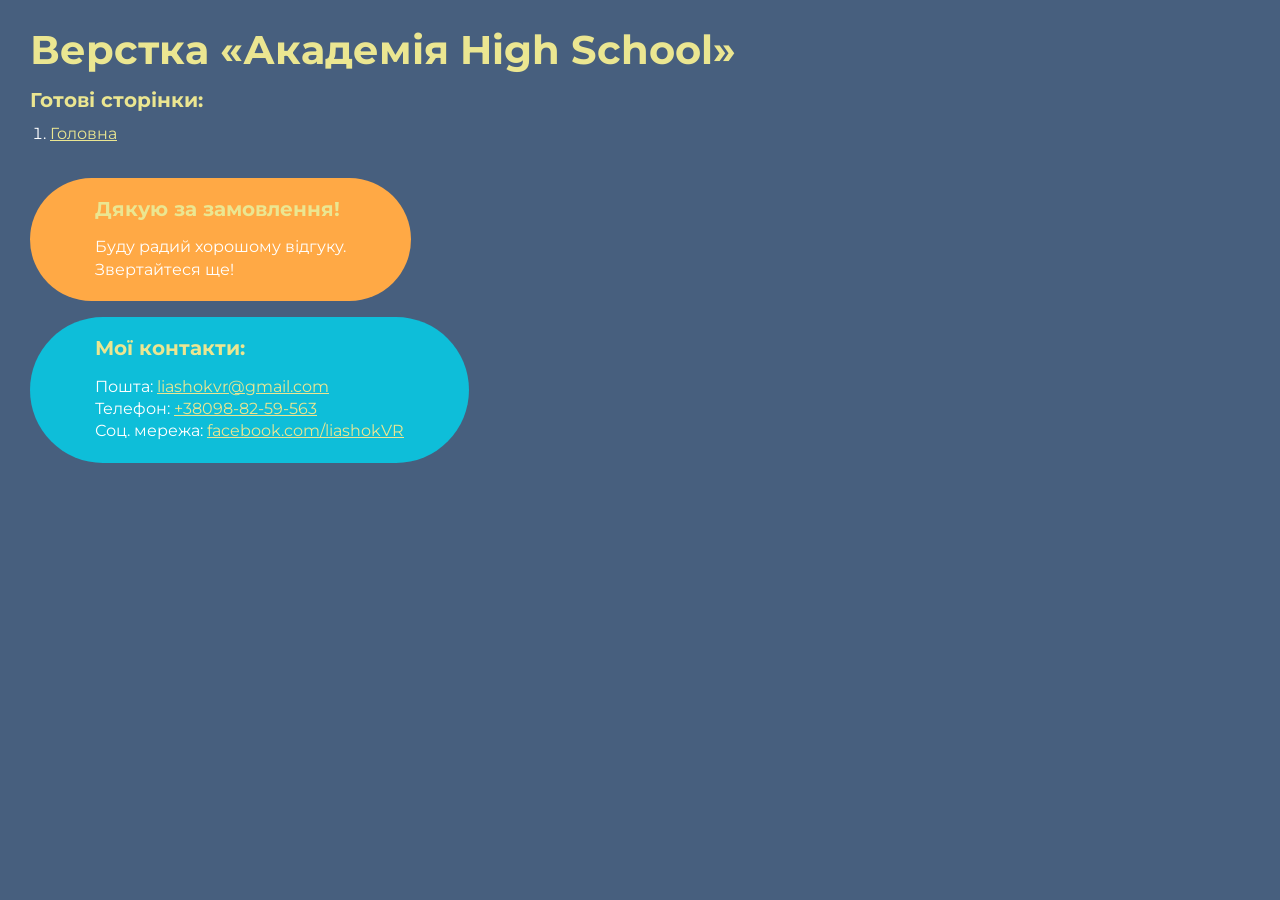
<file: index.html>
<!DOCTYPE html>
<html>

<head>
	<meta charset="UTF-8" />
	<meta name="viewport" content="width=device-width, initial-scale=1.0" />
	<title>Верстка «Академія High School»</title>
</head>

<body>
	<div class="rootpage">
		<h1>Верстка «Академія High School»</h1>

		<h2>Готові сторінки:</h2>
		<ol class="rootpage__list">
			<li><a target="_blank" href="home.html">Головна</a></li>
		</ol>

		<div class="rootpage__tnx">
			<h2>Дякую за замовлення!</h2>
			<p>Буду радий хорошому відгуку.</p>
			<p>Звертайтеся ще!</p>
		</div>
		<div class="rootpage__contacts">
			<h2>Мої контакти:</h2>
			<p>
				Пошта: <a href="mailto:liashokvr@gmail.com">liashokvr@gmail.com</a>
			</p>
			<p>Телефон: <a href="tel:+380988259563">+38098-82-59-563</a></p>
			<p>Соц. мережа: <a href="">facebook.com/liashokVR</a></p>
		</div>
	</div>
</body>
<style>
	@charset "UTF-8";
	@import url("https://fonts.googleapis.com/css?family=Montserrat:regular,700&display=swap");

	*,
	*::before,
	*::after {
		padding: 0px;
		margin: 0px;
		border: 0px;
		box-sizing: border-box;
	}

	html,
	body {
		height: 100%;
		margin: 0;
		padding: 0;
		min-width: 320px;
		width: 100%;
		color: #fff;
		background-color: #475f7e;
	}

	body {
		font-family: Montserrat;
		font-size: 100%;
		line-height: 1;
		font-size: 1rem;
	}

	a {
		text-decoration: underline;
		color: #ebe691;
	}

	a:visited {
		text-decoration: underline;
		color: #aaa768;
	}

	a:hover {
		text-decoration: none;
	}

	ul li {
		list-style: none;
	}

	img {
		vertical-align: top;
	}

	.wrapper {
		width: 100%;
		min-height: 100%;
		overflow: hidden;
	}

	.rootpage {
		padding: 30px;
		display: flex;
		flex-direction: column;
		align-items: flex-start;
	}

	@media (max-width: 767px) {
		.rootpage {
			padding: 30px 15px;
		}
	}

	h1 {
		color: #ebe691;
		font-size: 2.5rem;
		margin: 0px 0px 1.25rem 0px;
	}

	@media (max-width: 767px) {
		h1 {
			font-size: 1.85rem;
			margin: 0px 0px 1.25rem 0px;
		}
	}

	h2 {
		color: #ebe691;
		font-size: 1.25rem;
		margin: 0px 0px 1rem 0px;
	}

	@media (max-width: 767px) {
		h2 {
			font-size: 1.125rem;
			margin: 0px 0px 1rem 0px;
		}
	}

	.rootpage__info {
		line-height: 140%;
		margin: 0px 0px 1.5rem 0px;
	}

	.rootpage__list {
		margin: 0px 0px 2.25rem 1.25rem;
	}

	.rootpage__list li:not(:last-child) {
		margin: 0px 0px 15px 0px;
	}

	.rootpage__contacts,
	.rootpage__tnx {
		border-radius: 200px;
		padding: 20px 65px;
		line-height: 140%;
	}

	@media (max-width: 767px) {

		.rootpage__contacts,
		.rootpage__tnx {
			border-radius: 40px;
			padding: 20px;
		}
	}

	.rootpage__contacts {
		background: #0ebed9;
	}

	.rootpage__contacts a {
		color: #ebe691;
	}

	.rootpage__tnx {
		background: #ffa945;
		margin: 0px 0px 1rem 0px;
	}
</style>

</html>
</file>
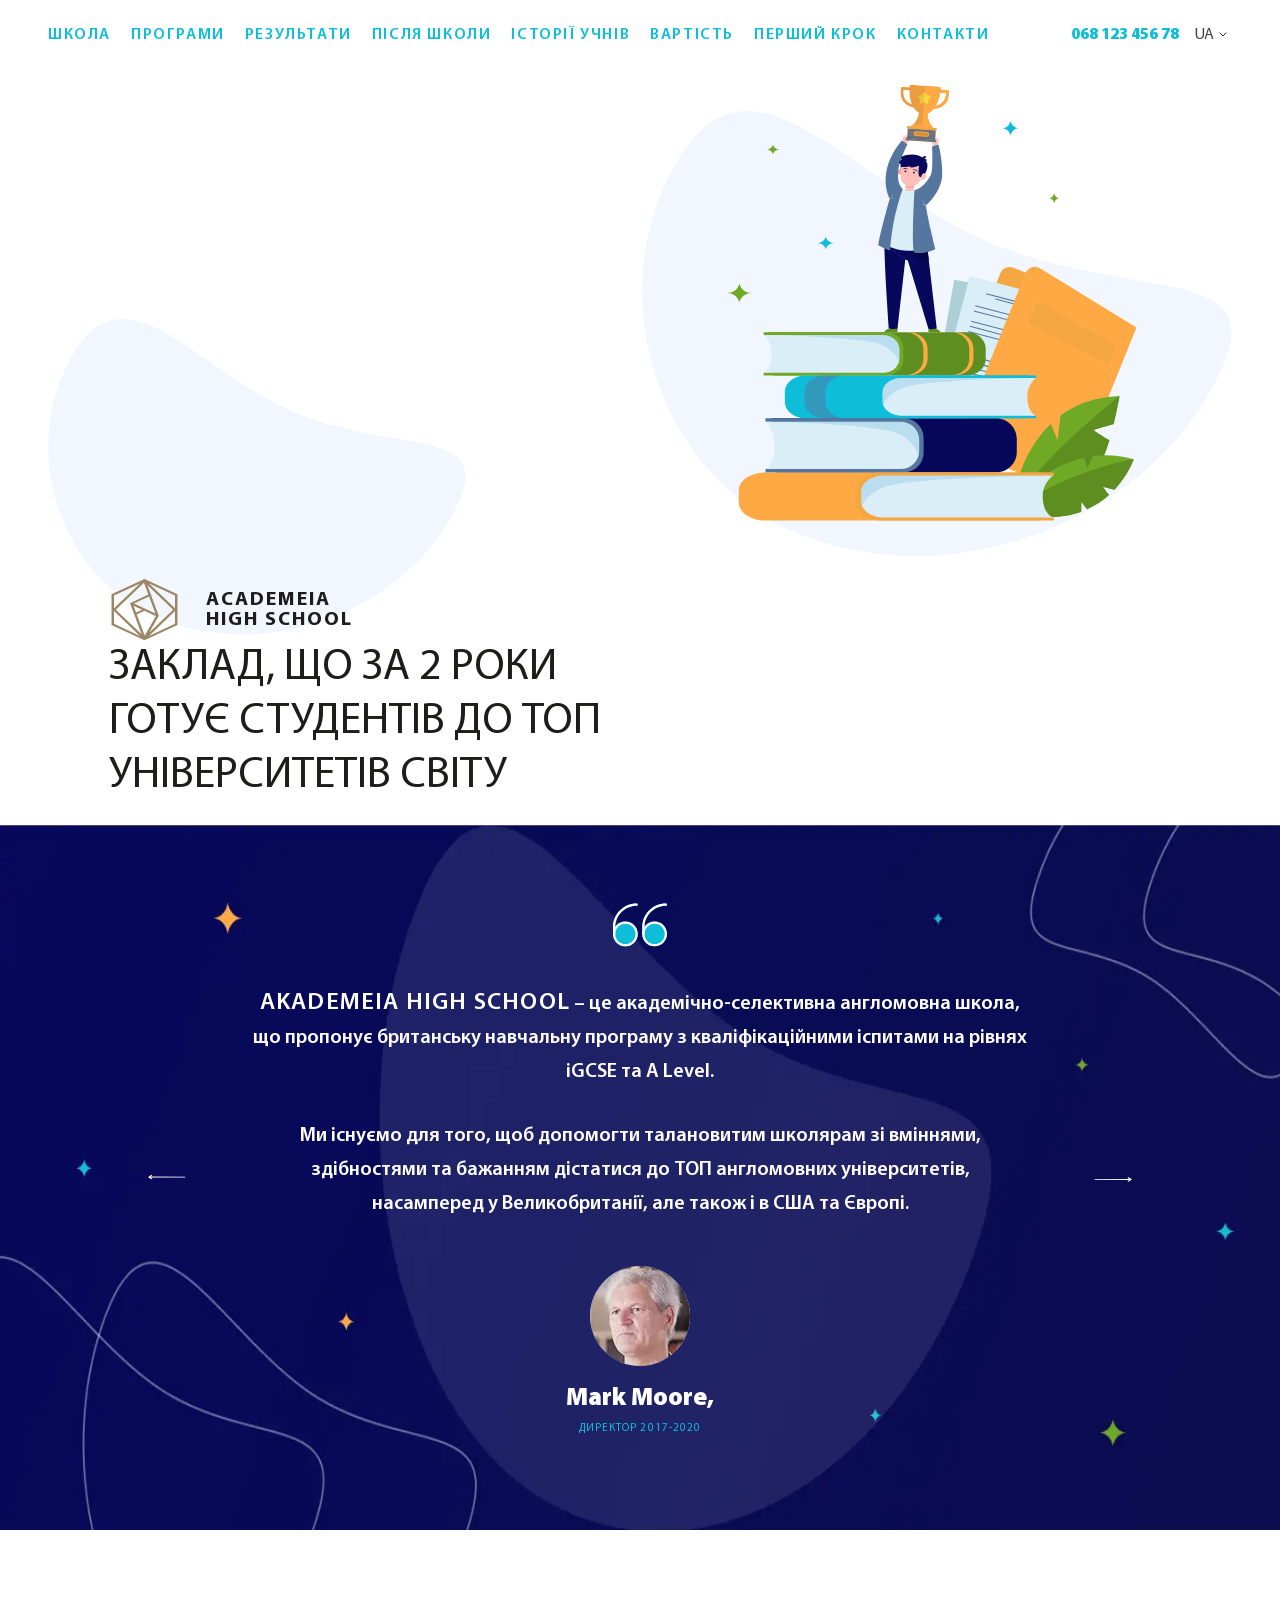
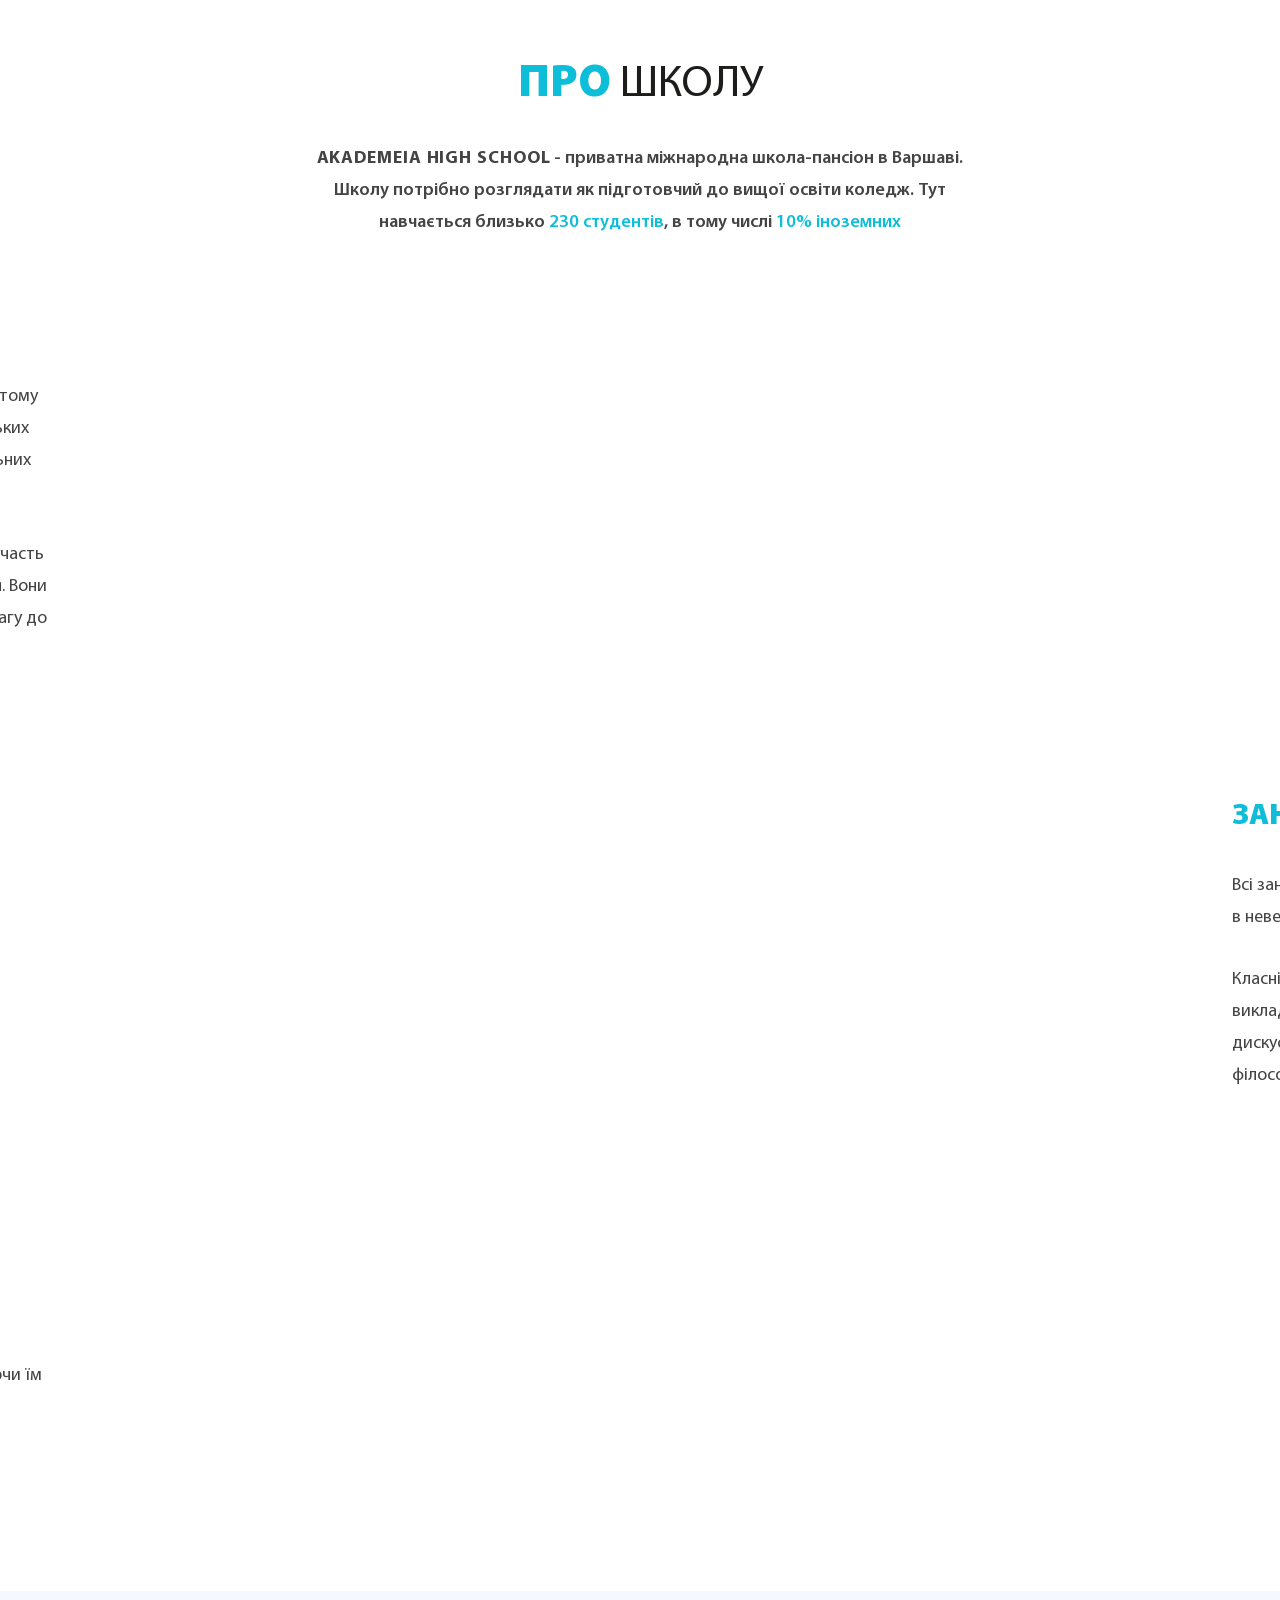
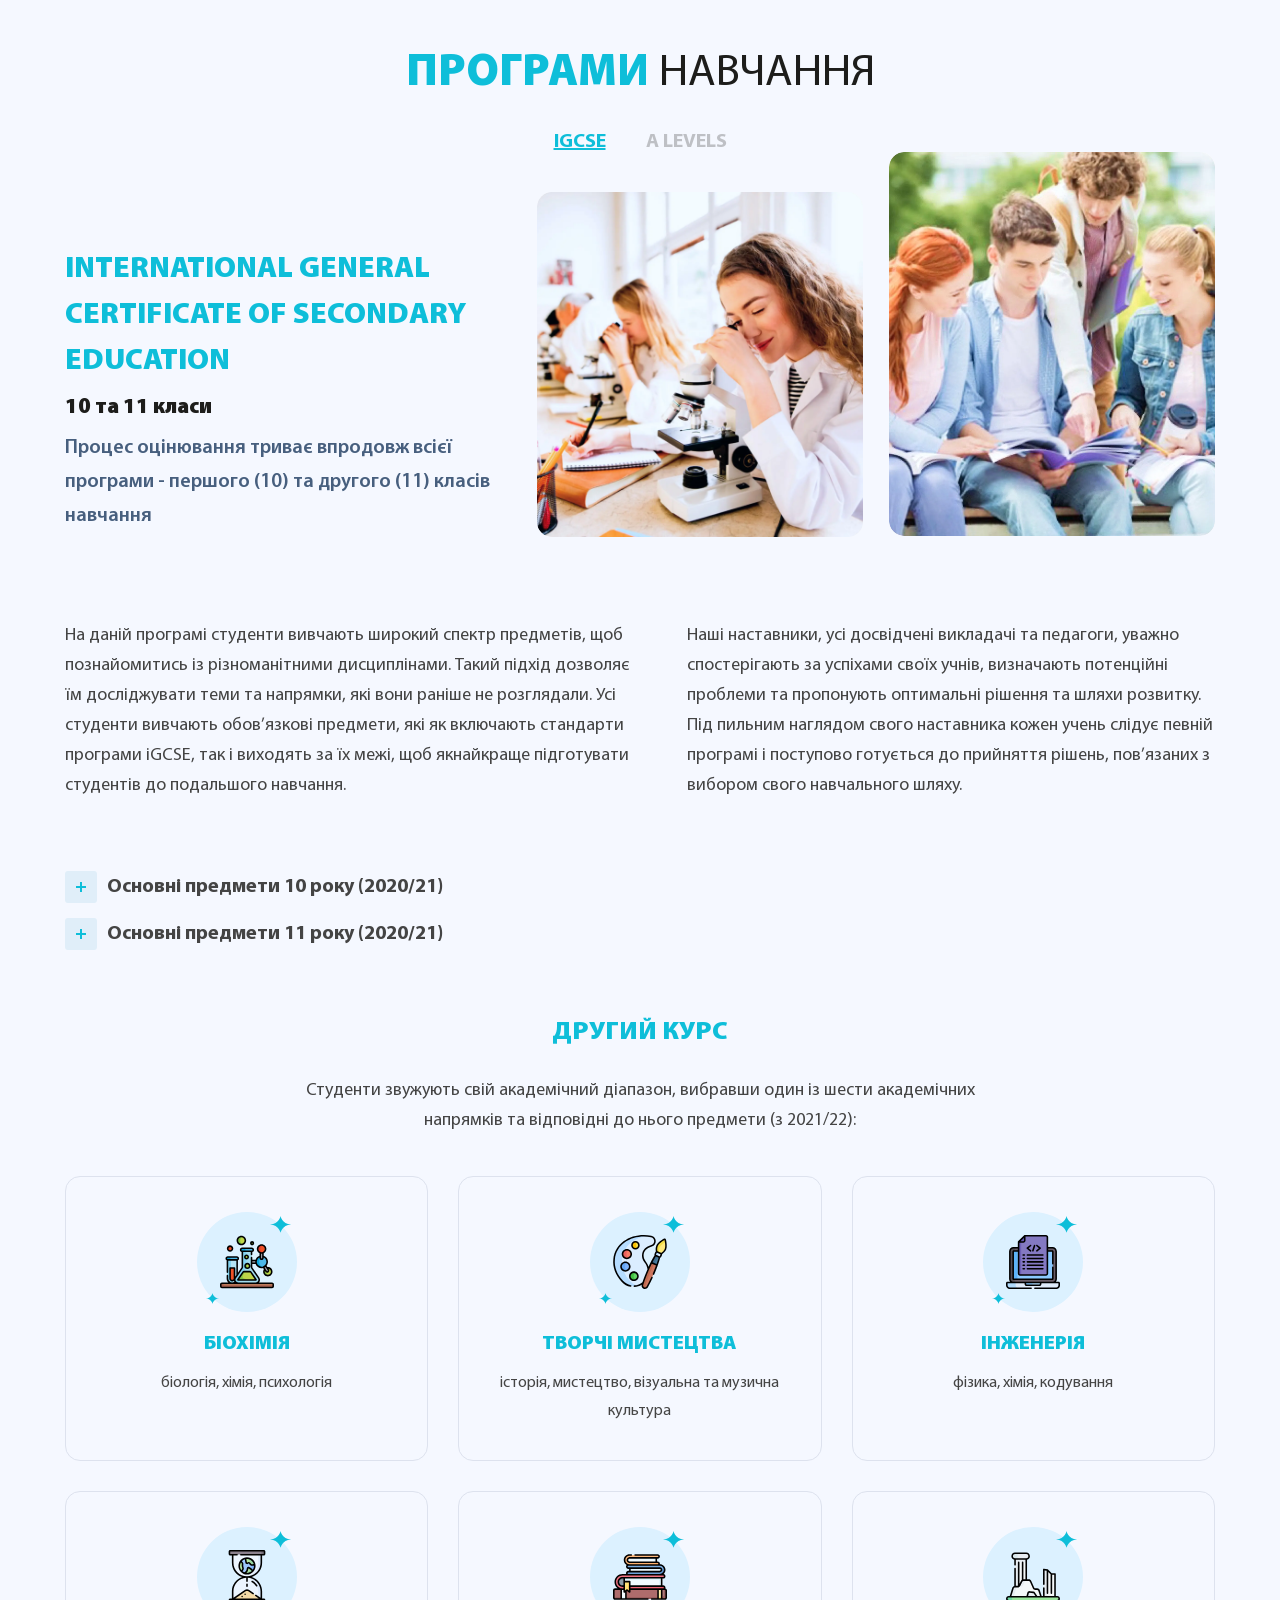
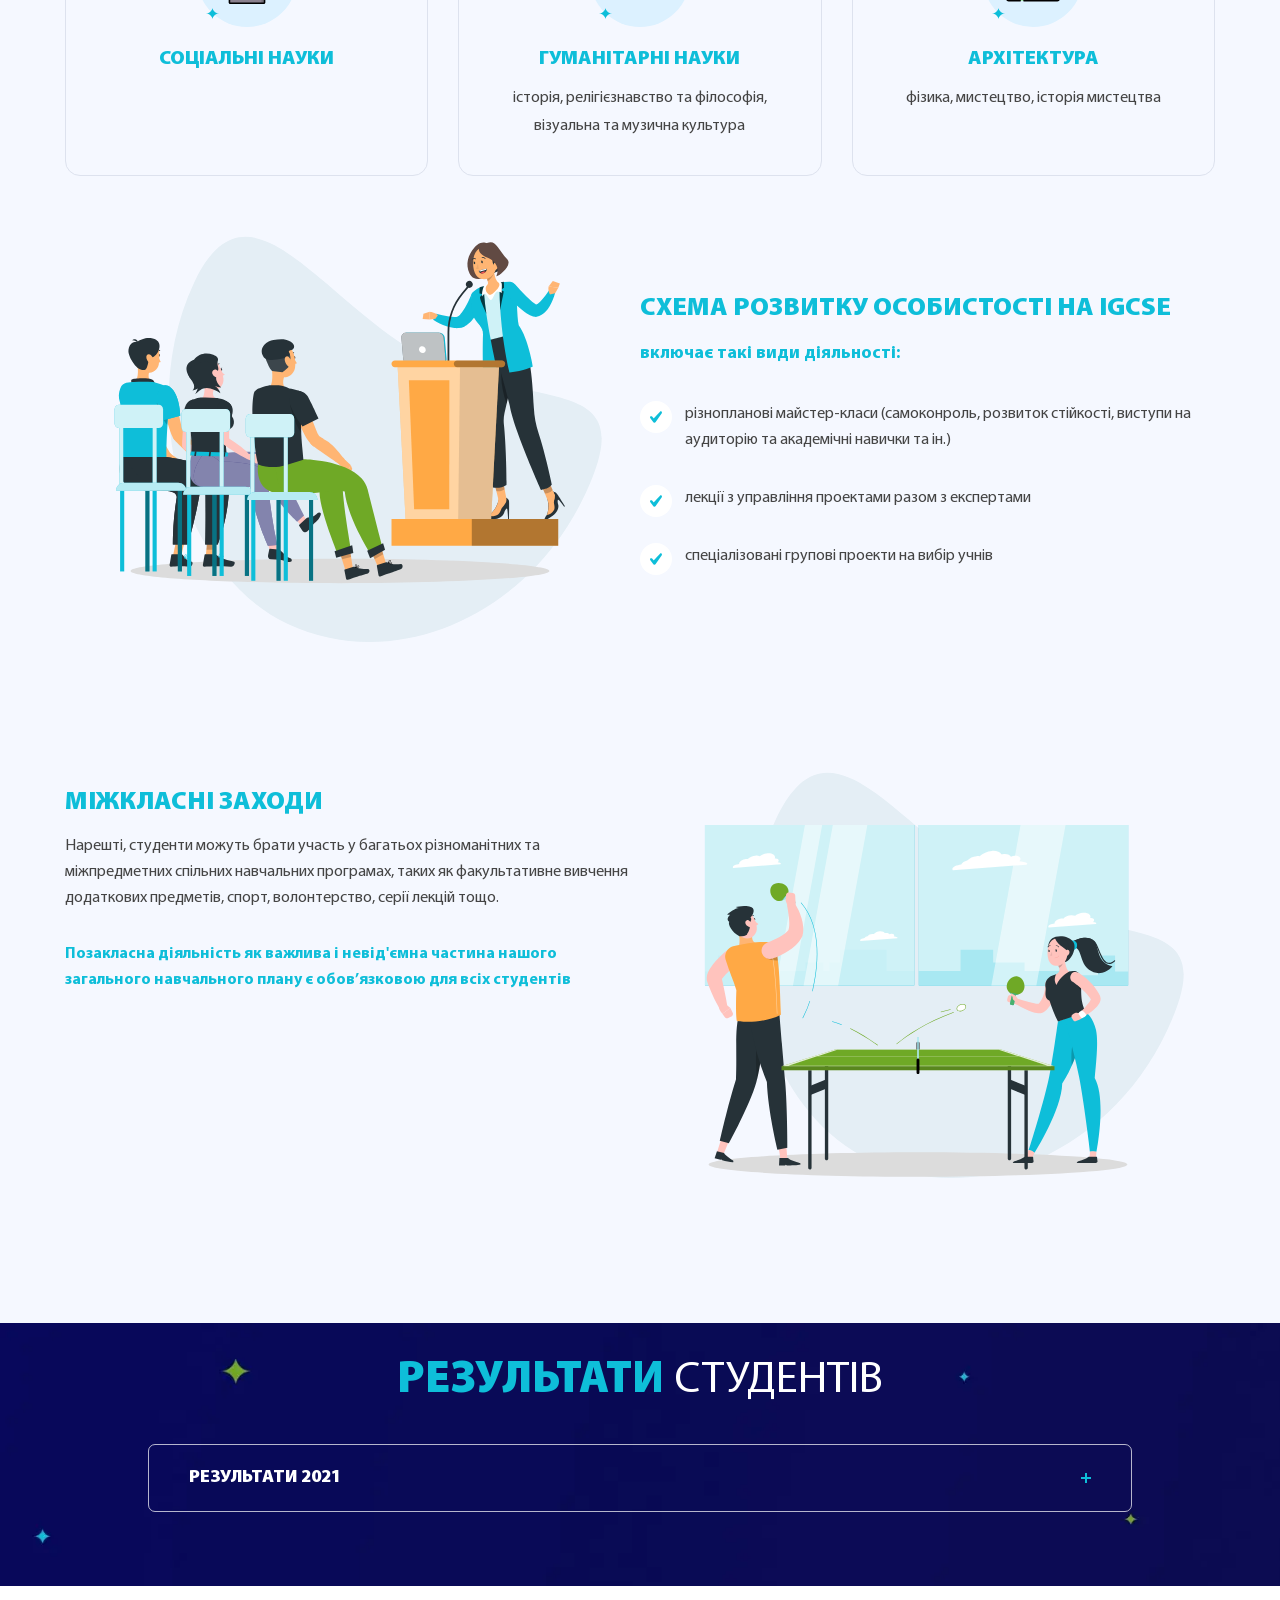
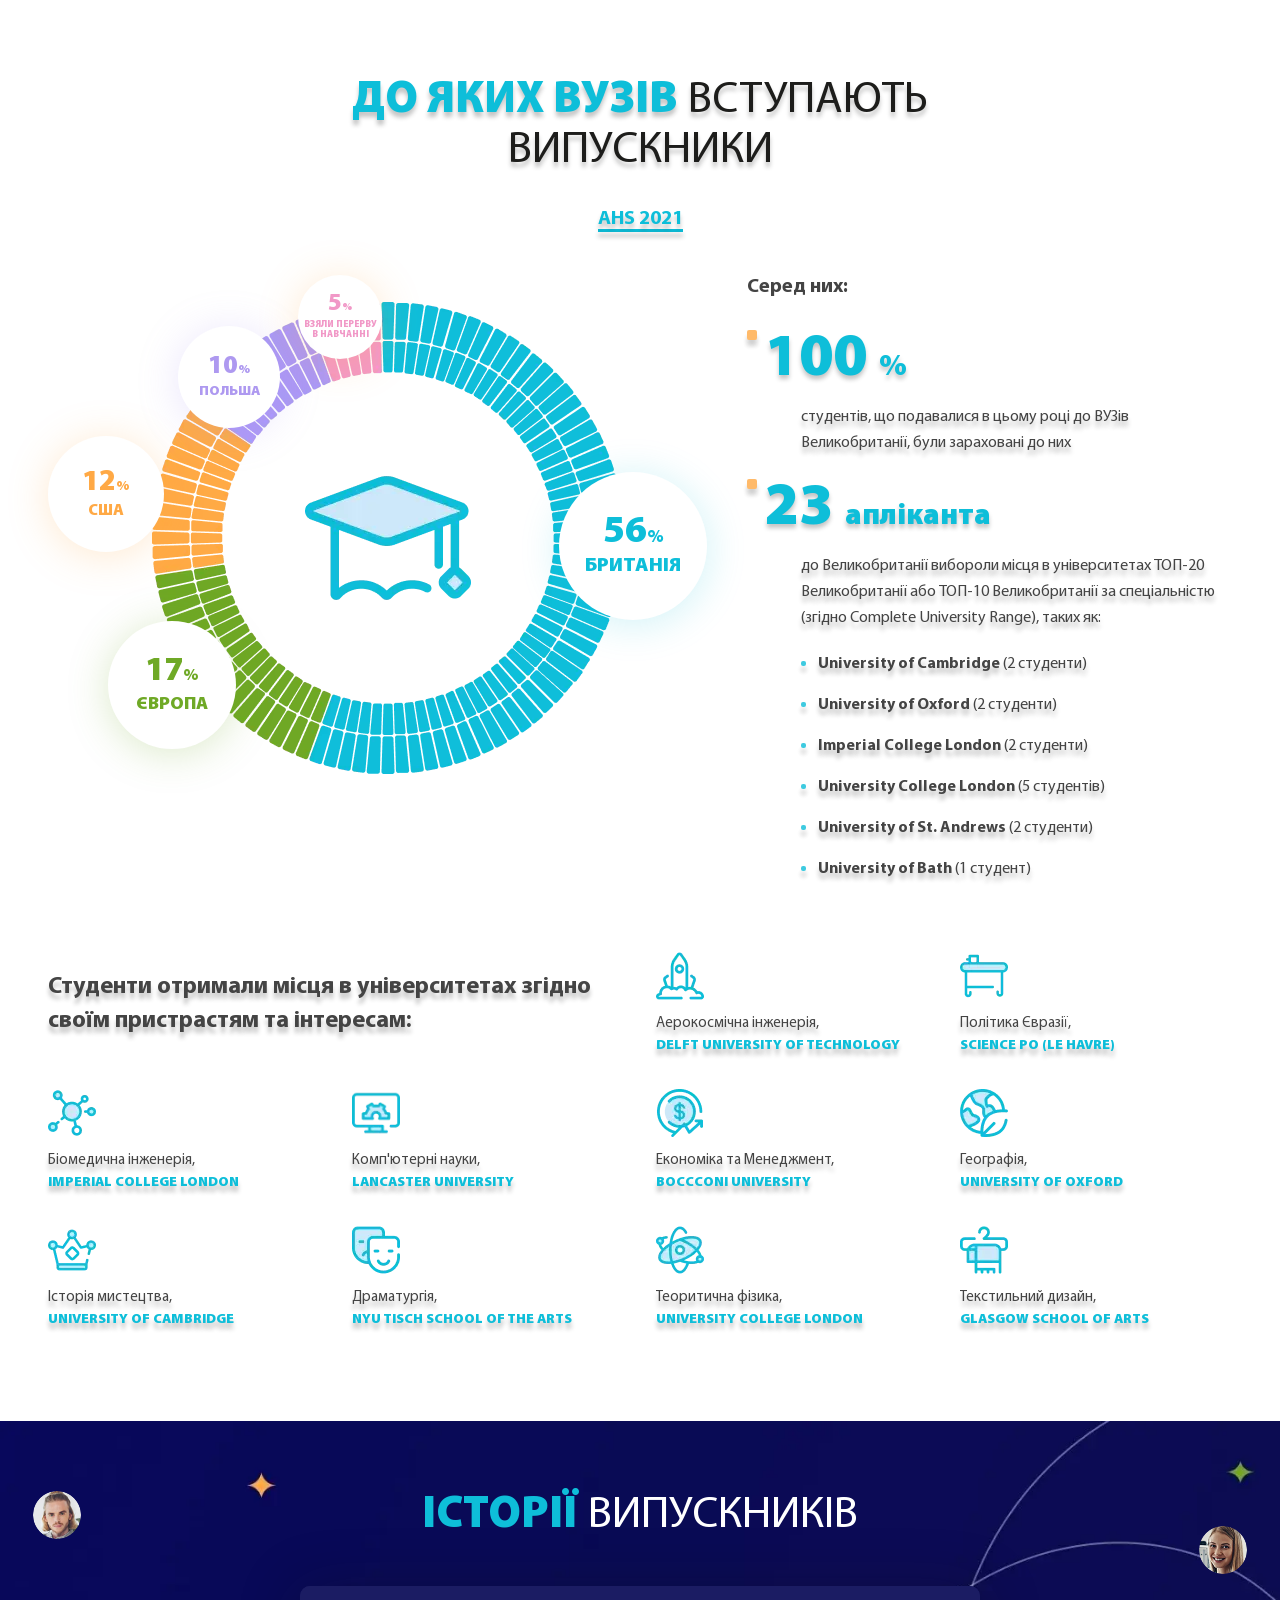
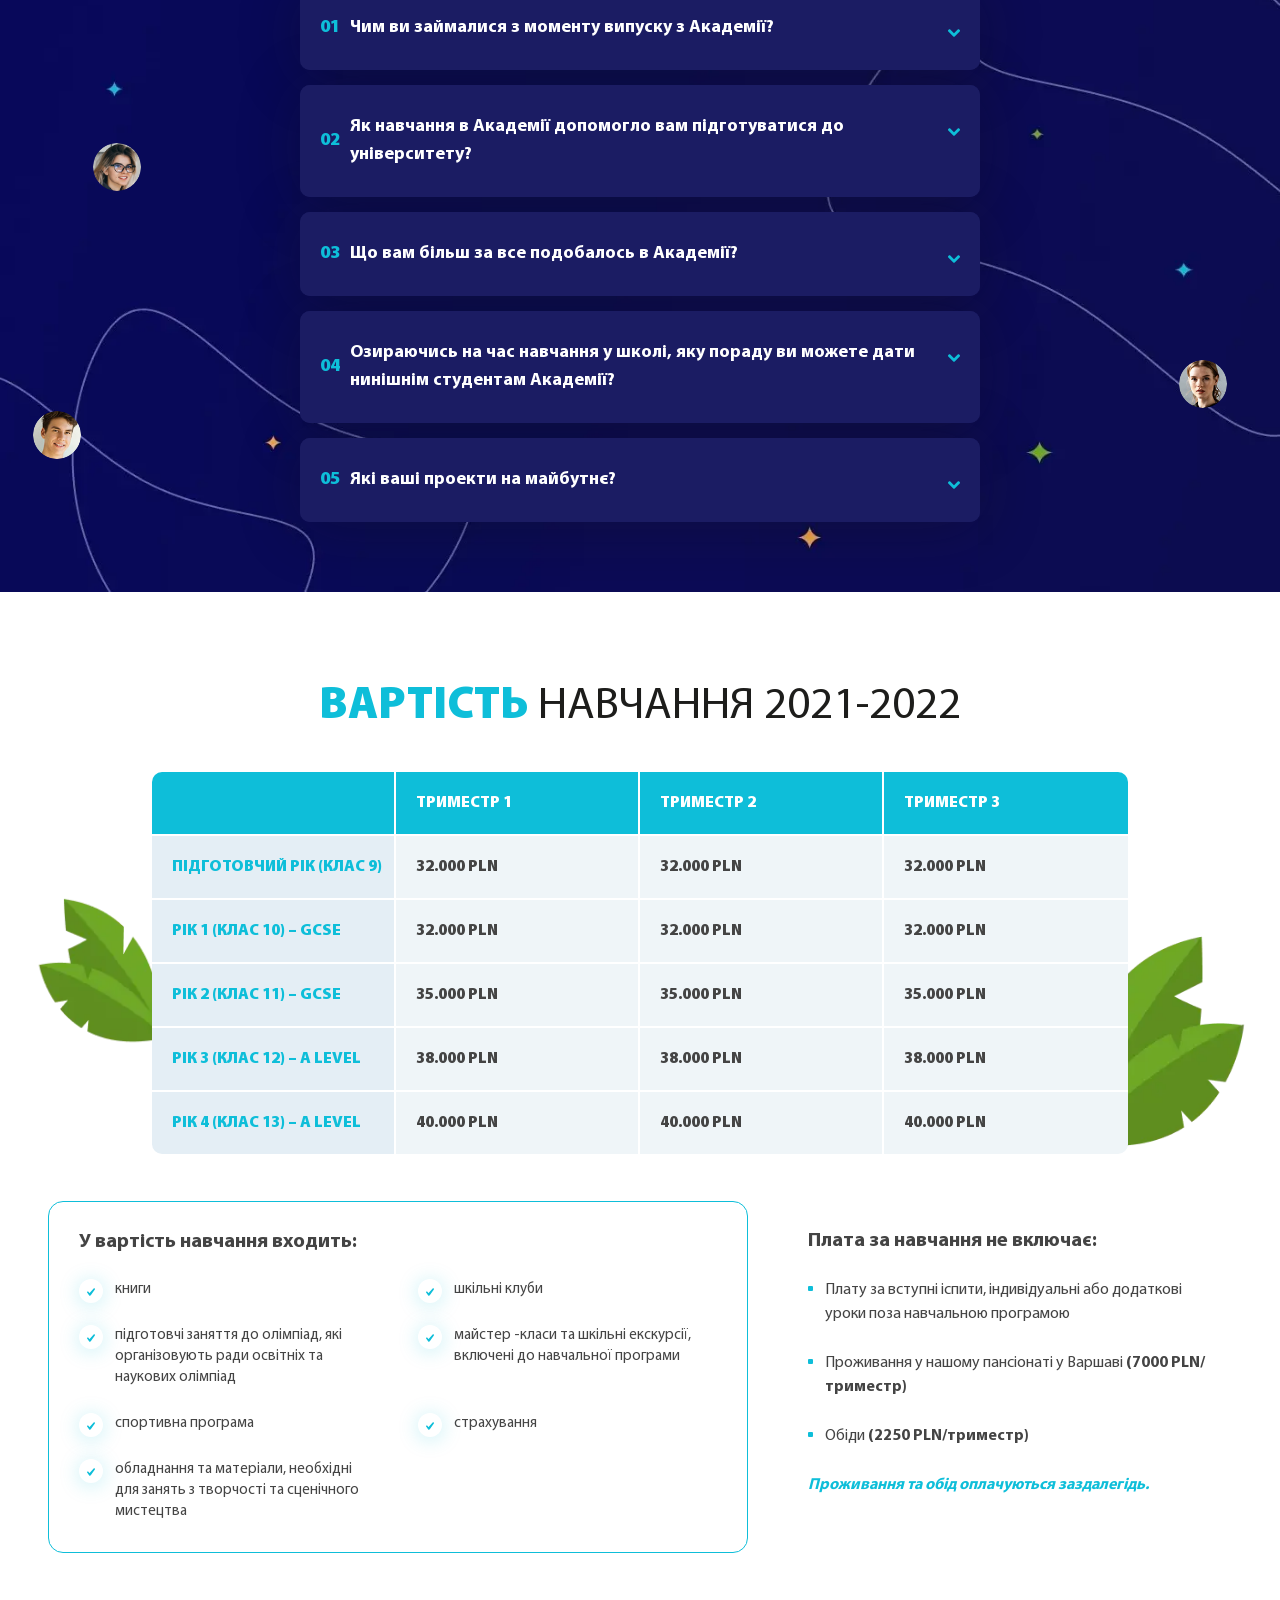
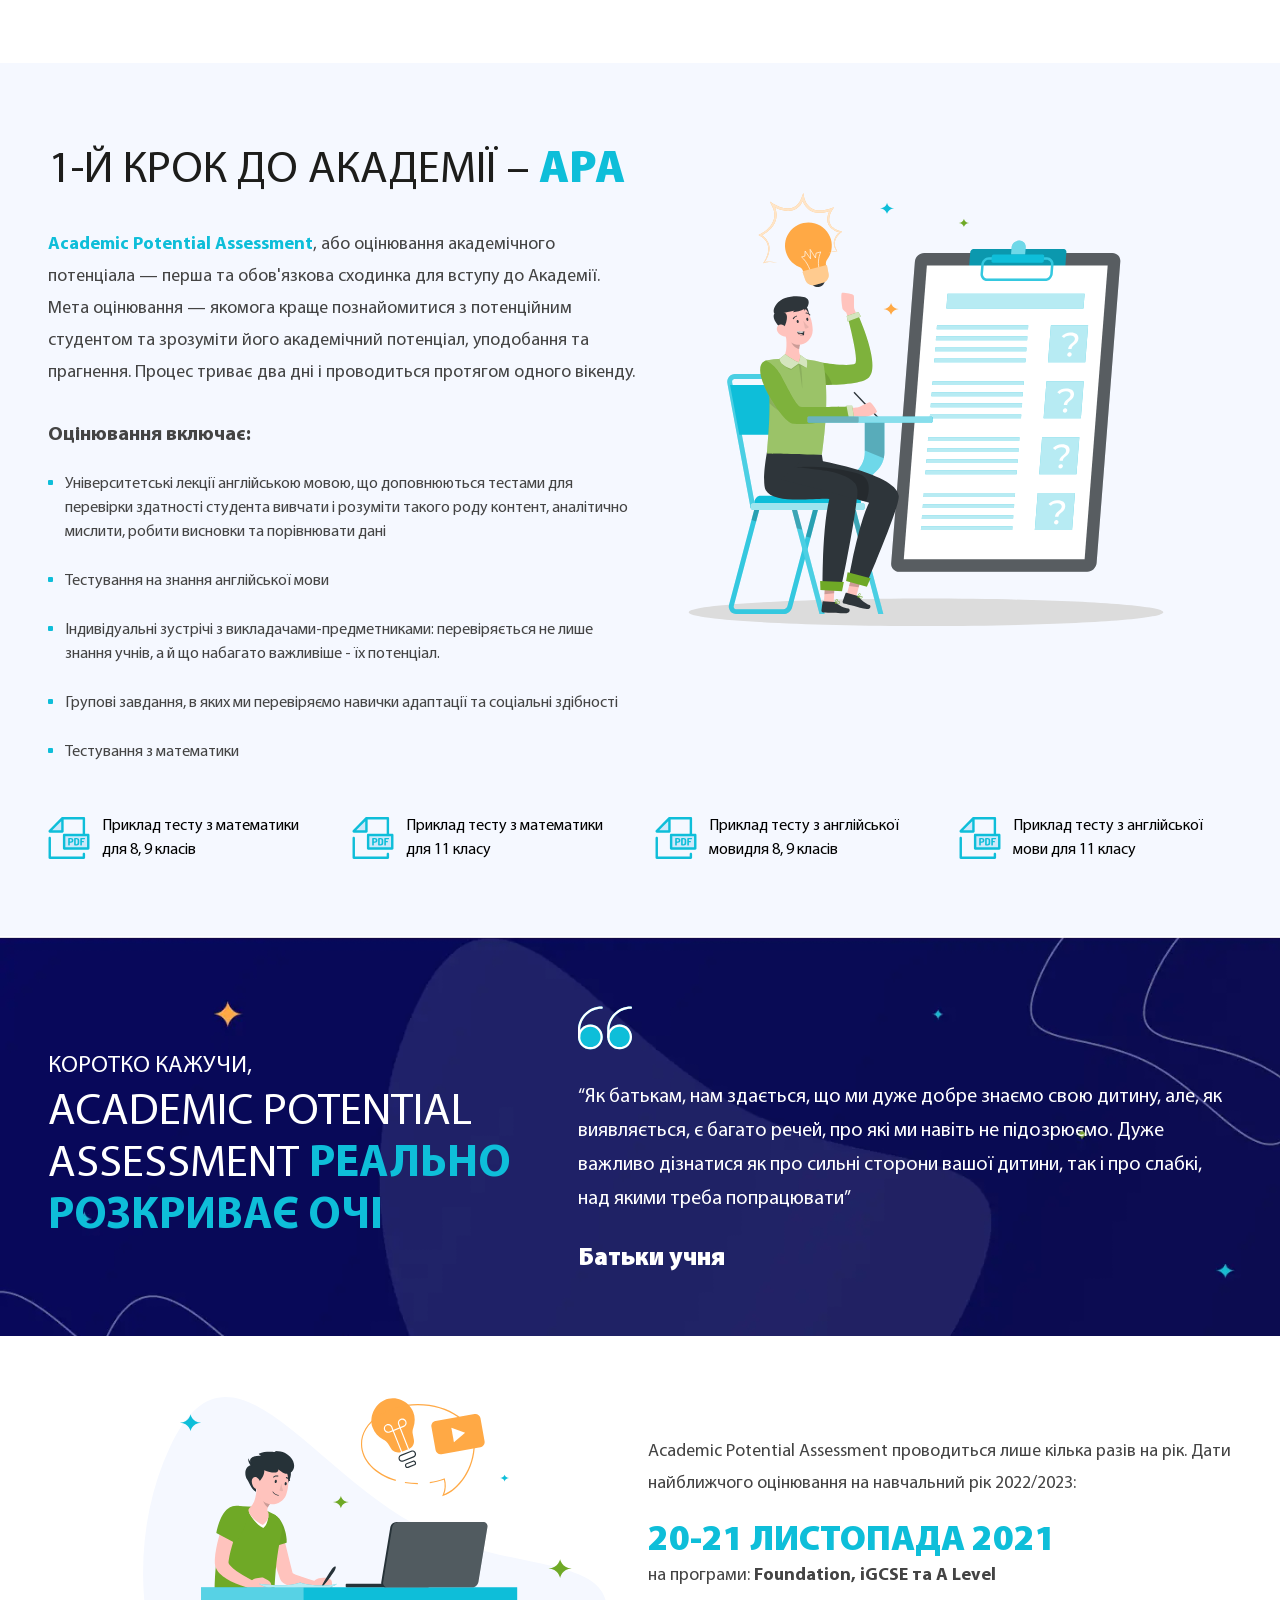
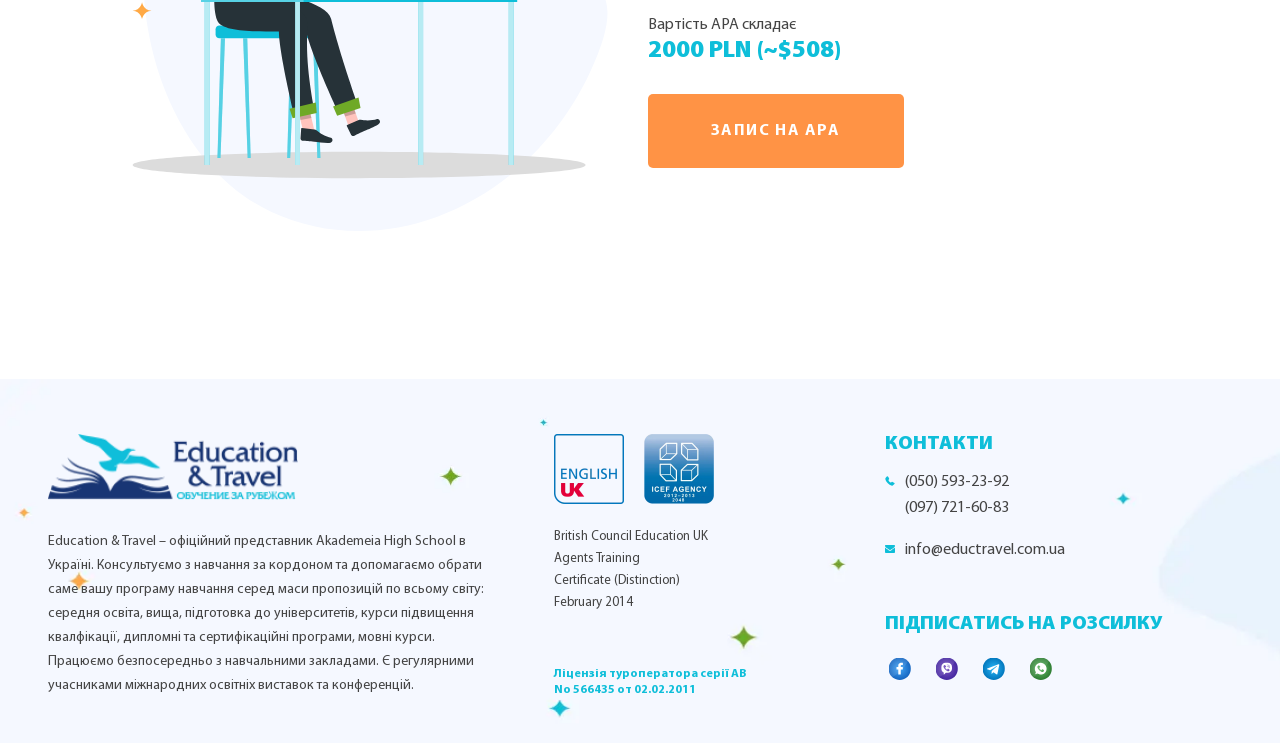
<file: home.html>
<!DOCTYPE html>
<html lang="ru">

<head>
	<title>Головна</title>
	<meta charset="UTF-8">
	<meta name="format-detection" content="telephone=no">
	<!-- <style>body{opacity: 0;}</style> -->
	<link rel="stylesheet" href="css/style.min.css?_v=20220731182501">
	<link rel="shortcut icon" href="favicon.ico">
	<!-- <meta name="robots" content="noindex, nofollow"> -->
	<meta name="viewport" content="width=device-width, initial-scale=1.0">
</head>

<body>
	<div class="wrapper">
		<header data-scroll="68" data-scroll-show class="header">
			<div class="header__container">
				<div class="header__body">
					<div class="header__menu menu">
						<button type="button" class="menu__icon icon-menu">
							<span></span>
						</button>
						<nav class="menu__body">
							<ul class="menu__list">
								<li class="menu__item">
									<a data-goto=".page__about" href="#" class="menu__link">школа </a>
								</li>
								<li class="menu__item">
									<a data-goto=".page__programs" href="#" class="menu__link">програми</a>
								</li>
								<li class="menu__item">
									<a data-goto=".page__results" href="#" class="menu__link">результати</a>
								</li>
								<li class="menu__item">
									<a data-goto=".page__application" href="#" class="menu__link">після школи</a>
								</li>
								<li class="menu__item">
									<a data-goto=".page__stories" href="#" class="menu__link">історії учнів</a>
								</li>
								<li class="menu__item">
									<a data-goto=".page__cost" href="#" class="menu__link">вартість</a>
								</li>
								<li class="menu__item">
									<a data-goto=".page__steps" href="#" class="menu__link">перший крок</a>
								</li>
								<li class="menu__item">
									<a data-goto=".footer" href="#" class="menu__link">контакти</a>
								</li>
							</ul>
						</nav>
					</div>
					<div class="header__contacts contacts-header">
						<a href="tel:+3806812345678" class="contacts-header__link">068 123 456 78</a>
						<select name="form[]" class="contacts-header__language">
							<option value="1" selected>UA</option>
							<option value="2">EN</option>
						</select>
					</div>
				</div>
			</div>
		</header>

		<main class="page">
			<div class="page__main main">
				<div class="main__container">
					<div class="main__media">
						<img class="main__image" src="img/main/bg.svg" alt="Scolar" />
					</div>
					<div class="main__content">
						<h2 class="main__title">
							<svg class="main__svg">
								<use xlink:href="img/icons/icons.svg#svg-logo"></use>
							</svg>
							<span>academeia <br />high school</span>
						</h2>
						<div class="main__subtitle">
							Заклад, що за 2 роки готує студентів до ТОП унІверситетів світу
						</div>
					</div>
				</div>
			</div>
			<section data-watch="navigator" class="page__quotation quotation">
				<div class="quotation__container">
					<!-- Оболочка слайдера -->
					<div class="quotation__slider swiper">
						<!-- Двигающееся часть слайдера -->
						<div class="quotation__wrapper swiper-wrapper">
							<!-- Слайд -->
							<div class="quotation__slide swiper-slide slide-quotation">
								<div class="slide-quotation__body">
									<div class="slide-quotation__icon">
										<svg class="slide-quotation__svg">
											<use xlink:href="img/icons/icons.svg#svg-quote"></use>
										</svg>
									</div>
									<div class="slide-quotation__text">
										<p>
											<span>Akademeia High School</span> – це
											академічно-селективна англомовна школа, що пропонує
											британську навчальну програму з кваліфікаційними
											іспитами на рівнях iGCSE та A Level.
										</p>
										<p>
											Ми існуємо для того, щоб допомогти талановитим школярам
											зі вміннями, здібностями та бажанням дістатися до ТОП
											англомовних університетів, насамперед у Великобританії,
											але також і в США та Європі.
										</p>
									</div>
									<div class="slide-quotation__author">
										<div class="slide-quotation__image-ibg">
											<picture><source srcset="img/quotation/person.webp" type="image/webp"><img src="img/quotation/person.jpg" alt="Author" /></picture>
										</div>
										<div class="slide-quotation__author-name">
											Mark Moore,
										</div>
										<div class="slide-quotation__author-job">
											директор 2017-2020
										</div>
									</div>
								</div>
							</div>
							<div class="quotation__slide swiper-slide slide-quotation">
								<div class="slide-quotation__body">
									<div class="slide-quotation__icon">
										<svg class="slide-quotation__svg">
											<use xlink:href="img/icons/icons.svg#svg-quote"></use>
										</svg>
									</div>
									<div class="slide-quotation__text">
										<p>
											<span>Akademeia High School</span> – це
											академічно-селективна англомовна школа, що пропонує
											британську навчальну програму з кваліфікаційними
											іспитами на рівнях iGCSE та A Level.
										</p>
										<p>
											Ми існуємо для того, щоб допомогти талановитим школярам
											зі вміннями, здібностями та бажанням дістатися до ТОП
											англомовних університетів, насамперед у Великобританії,
											але також і в США та Європі.
										</p>
									</div>
									<div class="slide-quotation__author">
										<div class="slide-quotation__image-ibg">
											<picture><source srcset="img/quotation/person.webp" type="image/webp"><img src="img/quotation/person.jpg" alt="Author" /></picture>
										</div>
										<div class="slide-quotation__author-name">
											Mark Moore,
										</div>
										<div class="slide-quotation__author-job">
											директор 2017-2020
										</div>
									</div>
								</div>
							</div>
						</div>
						<!-- Если нужна навигация (влево/вправо) -->

						<button type="button" class="swiper-button-prev quotation__button quotation__button-prev">
							<svg class="quotation__button-svg">
								<use xlink:href="img/icons/icons.svg#svg-arrow-prev"></use>
							</svg>
						</button>
						<button type="button" class="swiper-button-next quotation__button quotation__button-next">
							<svg class="quotation__button-svg">
								<use xlink:href="img/icons/icons.svg#svg-arrow-prev"></use>
							</svg>
						</button>
					</div>
				</div>
			</section>
			<section data-watch="navigator" class="page__about about">
				<div class="about__container">
					<div class="about__header header-about">
						<h2 class="header-about__title title"><span>про </span>школу</h2>
						<div class="header-about__text">
							<span class="header-about__text-uppercase">Akademeia High School</span>
							- приватна міжнародна школа-пансіон в Варшаві. Школу потрібно
							розглядати як підготовчий до вищої освіти коледж. Тут навчається
							близько
							<span class="header-about__text-blue">230 студентів</span>, в
							тому числі
							<span class="header-about__text-blue">10% іноземних</span>
						</div>
					</div>
					<div class="about__body">
						<div data-watch class="about__row">
							<div class="about__column">
								<div class="about__image-ibg">
									<img src="img/about/01.svg" alt="Profesor" />
								</div>
							</div>
							<div class="about__column column-about column-about-content">
								<h3 class="column-about__title">викладачі</h3>
								<div class="column-about__text">
									<p>
										Всі викладачі школи -- випускники провідних університетів
										світу, в тому числі Оксфордського і Кембриджського
										університетів, американських університетів списку Ліги
										плюща і кращих польських вищих навчальних закладів.
									</p>
									<p>
										Викладачі школи мають ступеня магістрів і докторів наук,
										беруть участь в поточних дослідженнях і мають багаторічний
										досвід викладання. Вони є експертами в своїх областях,
										здатними прищепити студентам жагу до знань
									</p>
								</div>
							</div>
						</div>
						<div data-watch class="about__row about__row-reverse">
							<div class="about__column">
								<div class="about__image-ibg">
									<img src="img/about/02.svg" alt="People" />
								</div>
							</div>
							<div class="about__column column-about column-about-content">
								<h3 class="column-about__title">заняття</h3>
								<div class="column-about__text">
									<p>
										Всі заняття проводяться виключно англійською мовою. Учні
										займаються в невеликих групах.
									</p>
									<p>
										Класні кімнати оздоблені інноваційними столами Харкнесса
										(спільний з викладачем овальний стіл), де учні беруть
										активну участь в групових дискусіях зі своїм вчителем. Це
										ключ до усвідомлення шкільної філософії навчання
									</p>
								</div>
							</div>
						</div>
						<div data-watch class="about__row">
							<div class="about__column">
								<div class="about__image-ibg">
									<img src="img/about/03.svg" alt="Girl" />
								</div>
							</div>
							<div class="about__column column-about column-about-content">
								<h3 class="column-about__title">стипендія</h3>
								<div class="column-about__text">
									<p>
										Академія прагне підтримувати виключно здібних студентів,
										надаючи їм можливість отримати стипендію.
									</p>
									<p class="blue">
										Приблизно 20% студентів школи отримують академічні або
										творчі стипендії
									</p>
								</div>
							</div>
						</div>
					</div>
				</div>
			</section>
			<section data-watch="navigator" class="page__programs programs">
				<div class="programs__container">
					<h2 class="programs__title title">
						<span>програми</span> навчання
					</h2>
					<div data-tabs class="tabs">
						<nav data-tabs-titles class="tabs__navigation">
							<button type="button" class="tabs__title _tab-active">
								iGCSE
							</button>
							<button type="button" class="tabs__title">A Levels</button>
						</nav>
						<div data-tabs-body class="tabs__content">
							<!-- tabs-igse -->
							<div class="tabs__body tab tabs-igse">
								<div class="tab__header">
									<div class="tab__header-top">
										<div class="tab__content">
											<h3 class="tab__title">
												international General Certificate of Secondary
												Education
											</h3>
											<div class="tab__classes">10 та 11 класи</div>
											<div class="tab__duration">
												Процес оцінювання триває впродовж всієї програми -
												першого (10) та другого (11) класів навчання
											</div>
										</div>
										<div class="tab__media">
											<div class="tab__media-item">
												<picture><source srcset="img/programs/01.webp" type="image/webp"><img src="img/programs/01.jpg" alt="Studying" /></picture>
											</div>
											<div class="tab__media-item">
												<picture><source srcset="img/programs/02.webp" type="image/webp"><img src="img/programs/02.jpg" alt="Studying" /></picture>
											</div>
										</div>
									</div>
									<div class="tab__header-bottom">
										<div class="tab__header-column">
											На даній програмі студенти вивчають широкий спектр
											предметів, щоб познайомитись із різноманітними
											дисциплінами. Такий підхід дозволяє їм досліджувати теми
											та напрямки, які вони раніше не розглядали. Усі студенти
											вивчають обов’язкові предмети, які як включають
											стандарти програми iGCSE, так і виходять за їх межі, щоб
											якнайкраще підготувати студентів до подальшого навчання.
										</div>
										<div class="tab__header-column">
											Наші наставники, усі досвідчені викладачі та педагоги,
											уважно спостерігають за успіхами своїх учнів, визначають
											потенційні проблеми та пропонують оптимальні рішення та
											шляхи розвитку. Під пильним наглядом свого наставника
											кожен учень слідує певній програмі і поступово готується
											до прийняття рішень, пов’язаних з вибором свого
											навчального шляху.
										</div>
									</div>
								</div>
								<div data-spollers class="tab__spollers spollers-tab spollers">
									<div class="spollers__item spollers-tab__item">
										<button type="button" data-spoller class="spollers__title spollers-tab__title">
											<span></span> Основні предмети 10 року (2020/21)
										</button>
										<div class="spollers__body spollers-tab__body">
											<div class="spollers-tab__content">
												<div class="spollers-tab__body-row">
													<div class="spollers-tab__body-item">
														<div class="spollers-tab__body-icon">
															<img src="img/subjects/math.svg" alt="Math" />
														</div>
														<div class="spollers-tab__body-label">
															Математика
														</div>
													</div>
													<div class="spollers-tab__body-item">
														<div class="spollers-tab__body-icon">
															<img src="img/subjects/letters.svg" alt="Англійська мова
та література" />
														</div>
														<div class="spollers-tab__body-label">
															Англійська мова та література
														</div>
													</div>
													<div class="spollers-tab__body-item">
														<div class="spollers-tab__body-icon">
															<img src="img/subjects/books.svg" alt="Польська" />
														</div>
														<div class="spollers-tab__body-label">
															Польська
														</div>
													</div>
													<div class="spollers-tab__body-item">
														<div class="spollers-tab__body-icon">
															<img src="img/subjects/music.svg" alt="Візуальна та
музична культура" />
														</div>
														<div class="spollers-tab__body-label">
															Візуальна та музична культура
														</div>
													</div>
													<div class="spollers-tab__body-item">
														<div class="spollers-tab__body-icon">
															<img src="img/subjects/history.svg" alt="Історія" />
														</div>
														<div class="spollers-tab__body-label">
															Історія
														</div>
													</div>
												</div>
												<div class="spollers-tab__body-row">
													<div class="spollers-tab__body-item">
														<div class="spollers-tab__body-icon">
															<img src="img/subjects/ecology.svg" alt="Географія" />
														</div>
														<div class="spollers-tab__body-label">
															Географія
														</div>
													</div>
													<div class="spollers-tab__body-item">
														<div class="spollers-tab__body-icon">
															<img src="img/subjects/biology.svg" alt="Біологія
" />
														</div>
														<div class="spollers-tab__body-label">
															Біологія
														</div>
													</div>
													<div class="spollers-tab__body-item">
														<div class="spollers-tab__body-icon">
															<img src="img/subjects/chemistry.svg" alt="Хімія" />
														</div>
														<div class="spollers-tab__body-label">Хімія</div>
													</div>
													<div class="spollers-tab__body-item">
														<div class="spollers-tab__body-icon">
															<img src="img/subjects/physics.svg" alt="Фізика" />
														</div>
														<div class="spollers-tab__body-label">Фізика</div>
													</div>
													<div class="spollers-tab__body-item">
														<div class="spollers-tab__body-icon">
															<img src="img/subjects/language.svg" alt="Сучасна мова" />
														</div>
														<div class="spollers-tab__body-label">
															Сучасна мова
														</div>
													</div>
												</div>
											</div>
										</div>
									</div>
									<div class="spollers__item spollers-tab__item">
										<button type="button" data-spoller class="spollers__title spollers-tab__title">
											<span></span> Основні предмети 11 року (2020/21)
										</button>
										<div class="spollers__body spollers-tab__body">
											<div class="spollers-tab__content">
												<div class="spollers-tab__body-row">
													<div class="spollers-tab__body-item">
														<div class="spollers-tab__body-icon">
															<img src="img/subjects/math.svg" alt="Math" />
														</div>
														<div class="spollers-tab__body-label">
															Математика
														</div>
													</div>
													<div class="spollers-tab__body-item">
														<div class="spollers-tab__body-icon">
															<img src="img/subjects/letters.svg" alt="Англійська мова
та література" />
														</div>
														<div class="spollers-tab__body-label">
															Англійська мова та література
														</div>
													</div>
													<div class="spollers-tab__body-item">
														<div class="spollers-tab__body-icon">
															<img src="img/subjects/books.svg" alt="Польська" />
														</div>
														<div class="spollers-tab__body-label">
															Польська
														</div>
													</div>
													<div class="spollers-tab__body-item">
														<div class="spollers-tab__body-icon">
															<img src="img/subjects/music.svg" alt="Візуальна та
музична культура" />
														</div>
														<div class="spollers-tab__body-label">
															Візуальна та музична культура
														</div>
													</div>
													<div class="spollers-tab__body-item">
														<div class="spollers-tab__body-icon">
															<img src="img/subjects/history.svg" alt="Історія" />
														</div>
														<div class="spollers-tab__body-label">
															Історія
														</div>
													</div>
												</div>
												<div class="spollers-tab__body-row">
													<div class="spollers-tab__body-item">
														<div class="spollers-tab__body-icon">
															<img src="img/subjects/ecology.svg" alt="Географія" />
														</div>
														<div class="spollers-tab__body-label">
															Географія
														</div>
													</div>
													<div class="spollers-tab__body-item">
														<div class="spollers-tab__body-icon">
															<img src="img/subjects/biology.svg" alt="Біологія
" />
														</div>
														<div class="spollers-tab__body-label">
															Біологія
														</div>
													</div>
													<div class="spollers-tab__body-item">
														<div class="spollers-tab__body-icon">
															<img src="img/subjects/chemistry.svg" alt="Хімія" />
														</div>
														<div class="spollers-tab__body-label">Хімія</div>
													</div>
													<div class="spollers-tab__body-item">
														<div class="spollers-tab__body-icon">
															<img src="img/subjects/physics.svg" alt="Фізика" />
														</div>
														<div class="spollers-tab__body-label">Фізика</div>
													</div>
													<div class="spollers-tab__body-item">
														<div class="spollers-tab__body-icon">
															<img src="img/subjects/language.svg" alt="Сучасна мова" />
														</div>
														<div class="spollers-tab__body-label">
															Сучасна мова
														</div>
													</div>
												</div>
											</div>
										</div>
									</div>
								</div>
								<div class="tab__sliderblock sliderblock-tab">
									<div class="sliderblock-tab__header">
										<h4 class="sliderblock-tab__title">другий курс</h4>
										<div class="sliderblock-tab__subtitle">
											Студенти звужують свій академічний діапазон, вибравши
											один із шести академічних напрямків та відповідні до
											нього предмети (з 2021/22):
										</div>
									</div>
									<div class="sliderblock-tab__slider swiper">
										<div class="sliderblock-tab__wrapper swiper-wrapper">
											<div class="sliderblock-tab__slide swiper-slide slide-tab">
												<a href="#" class="slide-tab__body">
													<img class="slide-tab__image" src="img/secondcourse/01.svg" alt="біохімія" />
													<div class="slide-tab__content">
														<h4 class="slide-tab__label">біохімія</h4>
														<div class="slide-tab__text">
															біологія, хімія, психологія
														</div>
													</div>
												</a>
											</div>
											<div class="sliderblock-tab__slide swiper-slide slide-tab">
												<a href="#" class="slide-tab__body">
													<img class="slide-tab__image" src="img/secondcourse/06.svg" alt="Творчі мистецтва" />
													<div class="slide-tab__content">
														<h4 class="slide-tab__label">Творчі мистецтва</h4>
														<div class="slide-tab__text">
															історія, мистецтво, візуальна та музична
															культура
														</div>
													</div>
												</a>
											</div>
											<div class="sliderblock-tab__slide swiper-slide slide-tab">
												<a href="#" class="slide-tab__body">
													<img class="slide-tab__image" src="img/secondcourse/02.svg" alt="Інженерія" />
													<div class="slide-tab__content">
														<h4 class="slide-tab__label">Інженерія</h4>
														<div class="slide-tab__text">
															фізика, хімія, кодування
														</div>
													</div>
												</a>
											</div>
											<div class="sliderblock-tab__slide swiper-slide slide-tab">
												<a href="#" class="slide-tab__body">
													<img class="slide-tab__image" src="img/secondcourse/03.svg" alt="Соціальні науки" />
													<div class="slide-tab__content">
														<h4 class="slide-tab__label">Соціальні науки</h4>
														<div class="slide-tab__text"></div>
													</div>
												</a>
											</div>
											<div class="sliderblock-tab__slide swiper-slide slide-tab">
												<a href="#" class="slide-tab__body">
													<img class="slide-tab__image" src="img/secondcourse/04.svg" alt="Гуманітарні науки" />
													<div class="slide-tab__content">
														<h4 class="slide-tab__label">
															Гуманітарні науки
														</h4>
														<div class="slide-tab__text">
															історія, релігієзнавство та філософія, візуальна
															та музична культура
														</div>
													</div>
												</a>
											</div>
											<div class="sliderblock-tab__slide swiper-slide slide-tab">
												<a href="#" class="slide-tab__body">
													<img class="slide-tab__image" src="img/secondcourse/05.svg" alt="Архітектура" />
													<div class="slide-tab__content">
														<h4 class="slide-tab__label">Архітектура</h4>
														<div class="slide-tab__text">
															фізика, мистецтво, історія мистецтва
														</div>
													</div>
												</a>
											</div>
										</div>
										<div class="sliderblock-tab__buttons">
											<button type="button" class="swiper-button-prev">
												<svg class="sliderblock-tab__svg sliderblock-tab__svg-prev">
													<use xlink:href="img/icons/icons.svg#svg-arrow-prev"></use>
												</svg>
											</button>
											<button type="button" class="swiper-button-next">
												<svg class="sliderblock-tab__svg sliderblock-tab__svg-next">
													<use xlink:href="img/icons/icons.svg#svg-arrow-prev"></use>
												</svg>
											</button>
										</div>
									</div>
								</div>
								<div class="tab__development development-tab">
									<div class="development-tab__row development-tab__row-reverse">
										<div class="development-tab__body development__body">
											<h4 class="development__title">
												Схема розвитку особистості на iGCSE
											</h4>
											<div class="development__subtitle">
												включає такі види діяльності:
											</div>
											<ul class="development__list">
												<li class="development__item">
													різнопланові майстер-класи (самоконроль, розвиток
													стійкості, виступи на аудиторію та академічні
													навички та ін.)
												</li>
												<li class="development__item">
													лекції з управління проектами разом з експертами
												</li>
												<li class="development__item">
													спеціалізовані групові проекти на вибір учнів
												</li>
											</ul>
										</div>
										<div class="development-tab__media">
											<img src="img/development/01.svg" alt="development" />
										</div>
									</div>
									<div class="development-tab__row">
										<div class="development-tab__body development__body">
											<h4 class="development__title">Міжкласні заходи</h4>
											<p>
												Нарешті, студенти можуть брати участь у багатьох
												різноманітних та міжпредметних спільних навчальних
												програмах, таких як факультативне вивчення додаткових
												предметів, спорт, волонтерство, серії лекцій тощо.
											</p>
											<p class="blue">
												Позакласна діяльність як важлива і невід'ємна частина
												нашого загального навчального плану є обов’язковою для
												всіх студентів
											</p>
										</div>
										<div class="development-tab__media">
											<img src="img/development/02.svg" alt="development" />
										</div>
									</div>
								</div>
							</div>
							<div class="tabs__body tab tabs-alevel">
								<div class="tab__header">
									<div class="tab__header-top">
										<div class="tab__content">
											<h3 class="tab__title">a-levels</h3>
											<div class="tab__classes">12 та 13 класи</div>
											<div class="tab__duration">
												Дана програма забезпечує розвиток у різних сферах,
												включаючи як навчальні, так і мистецькі дисципліни.
												Учні обирають три предмети. За перші два роки учні
												дізнаються свої сильні, слабкі сторони та схильності.
												Це повинно дозволити їм зробити усвідомлений вибір
												щодо свого освітнього шляху відповідно до свого
												потенціалу.
											</div>
										</div>
										<div class="tab__media">
											<div class="tab__media-item">
												<picture><source srcset="img/programs/03.webp" type="image/webp"><img src="img/programs/03.jpg" alt="Studying" /></picture>
											</div>
											<div class="tab__media-item">
												<picture><source srcset="img/programs/04.webp" type="image/webp"><img src="img/programs/04.jpg" alt="Studying" /></picture>
											</div>
										</div>
									</div>
								</div>
								<div class="tab__sliderblock sliderblock-tab">
									<div class="sliderblock-tab__header">
										<h4 class="sliderblock-tab__title">
											Ми пропонуємо наступні предмети:
										</h4>
									</div>
									<div class="sliderblock-tab__slider-alevel swiper">
										<div class="sliderblock-tab__wrapper swiper-wrapper">
											<div class="sliderblock-tab__slide swiper-slide slide-tab">
												<a href="#" class="slide-tab__body">
													<img class="slide-tab__image" src="img/secondcourse/06.svg" alt="Відділ творчого
та естрадного мистецтва" />
													<div class="slide-tab__content">
														<h4 class="slide-tab__label">
															Відділ творчого та естрадного мистецтва
														</h4>
														<div class="slide-tab__text">
															<ul class="slide-tab__list">
																<li class="slide-tab__item">
																	Образотворче мистецтво
																</li>
																<li class="slide-tab__item">3D -дизайн</li>
																<li class="slide-tab__item">Музика</li>
																<li class="slide-tab__item">Фотографія</li>
																<li class="slide-tab__item">Драма</li>
															</ul>
														</div>
													</div>
												</a>
											</div>
											<div class="sliderblock-tab__slide swiper-slide slide-tab">
												<a href="#" class="slide-tab__body">
													<img class="slide-tab__image" src="img/secondcourse/04.svg" alt="Творчі мистецтва" />
													<div class="slide-tab__content">
														<h4 class="slide-tab__label">
															Гуманітарний відділ
														</h4>
														<div class="slide-tab__text">
															<ul class="slide-tab__list">
																<li class="slide-tab__item">
																	Англійська література
																</li>
																<li class="slide-tab__item">Історія</li>
																<li class="slide-tab__item">
																	Історія мистецтва
																</li>
																<li class="slide-tab__item">Філософія</li>
																<li class="slide-tab__item">Польська</li>
																<li class="slide-tab__item">
																	Релігієзнавство
																</li>
															</ul>
														</div>
													</div>
												</a>
											</div>
											<div class="sliderblock-tab__slide swiper-slide slide-tab">
												<a href="#" class="slide-tab__body">
													<img class="slide-tab__image" src="img/secondcourse/07.svg" alt="Відділ сучасних
мов" />
													<div class="slide-tab__content">
														<h4 class="slide-tab__label">
															Відділ сучасних мов
														</h4>
														<div class="slide-tab__text">
															<ul class="slide-tab__list">
																<li class="slide-tab__item">Французька</li>
																<li class="slide-tab__item">Німецька</li>
																<li class="slide-tab__item">Італійська</li>
																<li class="slide-tab__item">Російська</li>
																<li class="slide-tab__item">Іспанська</li>
															</ul>
														</div>
													</div>
												</a>
											</div>
											<div class="sliderblock-tab__slide swiper-slide slide-tab">
												<a href="#" class="slide-tab__body">
													<img class="slide-tab__image" src="img/secondcourse/08.svg" alt="Кафедра
математики" />
													<div class="slide-tab__content">
														<h4 class="slide-tab__label">
															Кафедра математики
														</h4>
														<div class="slide-tab__text">
															<ul class="slide-tab__list">
																<li class="slide-tab__item">
																	Вища математика
																</li>
																<li class="slide-tab__item">Математика</li>
															</ul>
														</div>
													</div>
												</a>
											</div>
											<div class="sliderblock-tab__slide swiper-slide slide-tab">
												<a href="#" class="slide-tab__body">
													<img class="slide-tab__image" src="img/secondcourse/01.svg" alt="Природознавчий
відділ" />
													<div class="slide-tab__content">
														<h4 class="slide-tab__label">
															Природознавчий відділ
														</h4>
														<div class="slide-tab__text">
															<ul class="slide-tab__list">
																<li class="slide-tab__item">Біологія</li>
																<li class="slide-tab__item">Хімія</li>
																<li class="slide-tab__item">
																	Історія мистецтва
																</li>
																<li class="slide-tab__item">Фізика</li>
															</ul>
														</div>
													</div>
												</a>
											</div>
											<div class="sliderblock-tab__slide swiper-slide slide-tab">
												<a href="#" class="slide-tab__body">
													<img class="slide-tab__image" src="img/secondcourse/03.svg" alt="Відділ соціальних
наук" />
													<div class="slide-tab__content">
														<h4 class="slide-tab__label">
															Відділ соціальних наук
														</h4>
														<div class="slide-tab__text">
															<ul class="slide-tab__list">
																<li class="slide-tab__item">Економіка</li>
																<li class="slide-tab__item">Географія</li>
																<li class="slide-tab__item">Політика</li>
																<li class="slide-tab__item">Психологія</li>
																<li class="slide-tab__item">Соціологія</li>
															</ul>
														</div>
													</div>
												</a>
											</div>
										</div>
										<div class="sliderblock-tab__buttons">
											<button type="button" class="swiper-button-prev">
												<svg class="sliderblock-tab__svg sliderblock-tab__svg-prev">
													<use xlink:href="img/icons/icons.svg#svg-arrow-prev"></use>
												</svg>
											</button>
											<button type="button" class="swiper-button-next">
												<svg class="sliderblock-tab__svg sliderblock-tab__svg-next">
													<use xlink:href="img/icons/icons.svg#svg-arrow-prev"></use>
												</svg>
											</button>
										</div>
									</div>
								</div>
								<div class="tab__development development-tab">
									<div class="development-tab__row development-tab__row-reverse">
										<div class="development-tab__body development__body">
											<h4 class="development__title">
												Схема особистого розвитку
											</h4>
											<div class="development__subtitle">
												Учні програми A Level повинні виконати два
												індивідуальні проекти з 3 видів позакласної роботи:
											</div>
											<ul class="development__list">
												<li class="development__item">
													<span>академічні</span> (тобто академічні літні
													школи, стажування у наукових установах,конференції)
												</li>
												<li class="development__item">
													<span>професійні </span>(тобто стажування в
													компаніях, досвід роботи влітку)
												</li>
												<li class="development__item">
													<span>благодійність</span> (тобто волонтерська
													робота, організація благодійних заходів)
												</li>
											</ul>
										</div>
										<div class="development-tab__media">
											<img src="img/development/01.svg" alt="development" />
										</div>
									</div>
									<div class="development-tab__row">
										<div class="development-tab__body development__body">
											<h4 class="development__title">Міжкласні заходи</h4>
											<p>
												Студенти можуть брати участь у спільних навчальних
												програмах, таких як факультативи, спорт, волонтерство,
												серії лекцій тощо.
											</p>
											<p class="blue">
												Збагачувальна діяльність як важлива і постійна частина
												нашого загального навчального плану є обов’язковою для
												всіх студентів.
											</p>
										</div>
										<div class="development-tab__media">
											<img src="img/development/02.svg" alt="development" />
										</div>
									</div>
								</div>
								<div class="tab__monitoring monitoring-tab">
									<div class="monitoring-tab__header">
										<h4 class="monitoring-tab__title">
											Моніторинг прогресу <br />
											та оцінювання учнів
										</h4>
										<div class="monitoring-tab__subtitle">
											Невід’ємною частиною навчальної програми є оцінка
											успіхів учнів шляхом використання різноманітних методів
											оцінювання
										</div>
									</div>
									<div class="monitoring-tab__column">
										<div class="monitoring-tab__icon">
											<img src="img/secondcourse/09.svg" alt="Individual" />
										</div>
										<div class="monitoring-tab__content">
											<div class="monitoring-tab__label">
												Індивідуальні звіти по кожному предмету
											</div>
											<div class="monitoring-tab__text">
												Кожного триместру студент отримує звіт із викладом
												матеріалу, опрацьованого під час курсу, прогрес,
												досягнутий ним порівняно із минулим звітом, ставлення
												та рівень залучення студента до предмета, а також
												будь-які рекомендації, які має вчитель. Ці звіти по
												черзі передаються учням та їхнім батькам
											</div>
										</div>
										<div class="monitoring-tab__number">01</div>
									</div>
									<div class="monitoring-tab__column">
										<div class="monitoring-tab__icon">
											<img src="img/secondcourse/10.svg" alt="Seccion" />
										</div>
										<div class="monitoring-tab__content">
											<div class="monitoring-tab__label">
												Триместрові екзаменаційні сесії
											</div>
											<div class="monitoring-tab__text">
												За деякий час після іспитів студентам надається
												індивідуальний статистичний аналіз їх результатів.
												(Оцінки не видаються)
											</div>
										</div>
										<div class="monitoring-tab__number">02</div>
									</div>
									<div class="monitoring-tab__column">
										<div class="monitoring-tab__icon">
											<img src="img/secondcourse/11.svg" alt="Personal" />
										</div>
										<div class="monitoring-tab__content">
											<div class="monitoring-tab__label">
												Особисті зустрічі з наставниками
											</div>
											<div class="monitoring-tab__text">
												Студенти мають щотижневі зустрічі зі своїми
												наставниками, щоб оцінити, як вони справляються з
												навчанням, та обговорити майбутні можливості
											</div>
										</div>
										<div class="monitoring-tab__number">03</div>
									</div>
								</div>
							</div>
						</div>
					</div>
				</div>
			</section>
			<section data-watch="navigator" class="page__results results">
				<div class="results__container">
					<h2 class="results__title title">
						<span>результати</span> студентів
					</h2>
					<div class="results__content">
						<div data-spollers class="spollers results-spollers">
							<div class="spollers__item results-spollers__item">
								<button type="button" data-spoller class="spollers__title results-spollers__title">
									результати 2021
									<span></span>
								</button>
								<div data-watch data-watch-threshold="0.5" data-watch-once class="spollers__body results-spollers__body spoller-results spoller-results-2021">
									<div class="spoller-results__columns">
										<div class="spoller-results__column">
											<h4 class="spoller-results__title">
												Зі <span class="blue">193 дисциплін</span>, складених
												у червні 2021, студентами отримано:
											</h4>
											<div class="spoller-results__body">
												<div class="spoller-results__item">
													<div class="spoller-results__counter">
														<div class="spoller-results__image">
															<img src="img/results/circle.svg" alt="Circle" />
														</div>
														<div class="spoller-results__value">
															<span data-digits-counter="2000">63</span><span class="spoller-results__percentage">%</span>
														</div>
													</div>
													<div class="spoller-results__content">
														<div class="spoller-results__marks">
															Оцінки A*
														</div>
														<div class="spoller-results__label">
															(средній показник Королівства Великобританії -
															<span>19.1%</span>)
														</div>
													</div>
												</div>
												<div class="spoller-results__item">
													<div class="spoller-results__counter">
														<div class="spoller-results__image">
															<img src="img/results/circle.svg" alt="Circle" />
														</div>
														<div class="spoller-results__value">
															<span data-digits-counter="2000">91</span><span class="spoller-results__percentage">%</span>
														</div>
													</div>
													<div class="spoller-results__content">
														<div class="spoller-results__marks">
															Оцінки A* - А
														</div>
														<div class="spoller-results__label">
															(средній показник Королівства Великобританії -
															<span>44.8%</span>)
														</div>
													</div>
												</div>
												<div class="spoller-results__item">
													<div class="spoller-results__counter">
														<div class="spoller-results__image">
															<img src="img/results/circle.svg" alt="Circle" />
														</div>
														<div class="spoller-results__value">
															<span data-digits-counter="2000">91</span><span class="spoller-results__percentage">%</span>
														</div>
													</div>
													<div class="spoller-results__content">
														<div class="spoller-results__marks">
															Оцінки A* - А
														</div>
														<div class="spoller-results__label">
															(средній показник Королівства Великобританії -
															<span>44.8%</span>)
														</div>
													</div>
												</div>
											</div>
										</div>
										<div class="spoller-results__column">
											<h4 class="spoller-results__title">
												З <span class="blue">40 випускників</span>у 2021 році:
											</h4>
											<div class="spoller-results__body">
												<div class="spoller-results__item">
													<div class="spoller-results__counter">
														<div class="spoller-results__image">
															<img src="img/results/circle.svg" alt="Circle" />
														</div>
														<div class="spoller-results__value">
															<span data-digits-counter="2000">75</span><span class="spoller-results__percentage">%</span>
														</div>
													</div>
													<div class="spoller-results__content">
														<div class="spoller-results__marks">
															оцінки A – A* з усіх предметів
														</div>
													</div>
												</div>
												<div class="spoller-results__item">
													<div class="spoller-results__counter">
														<div class="spoller-results__image">
															<img src="img/results/circle.svg" alt="Circle" />
														</div>
														<div class="spoller-results__value">
															<span data-digits-counter="2000">40</span><span class="spoller-results__percentage">%</span>
														</div>
													</div>
													<div class="spoller-results__content">
														<div class="spoller-results__marks">
															досягли 3 та більше A*
														</div>
													</div>
												</div>
												<div class="spoller-results__item">
													<div class="spoller-results__counter">
														<div class="spoller-results__image">
															<img src="img/results/circle.svg" alt="Circle" />
														</div>
														<div class="spoller-results__value">
															<span data-digits-counter="2000">35</span><span class="spoller-results__percentage">%</span>
														</div>
													</div>
													<div class="spoller-results__content">
														<div class="spoller-results__marks">
															досягли A* з усіх своїх предметів
														</div>
													</div>
												</div>
											</div>
										</div>
									</div>
									<div class="spoller-results__row row-results">
										<div class="row-results__title">
											Тематичні досягнення:
										</div>
										<div class="row-results__body">
											<div class="row-results__item">
												<div class="row-results__media">
													<img src="img/results/circleprogress.svg" alt="" />
													<div class="row-results__value">100%</div>
												</div>
												<div class="row-results__label">
													студентів отримали A* з курсу “Сучасні мови”
												</div>
											</div>
											<div class="row-results__item">
												<div class="row-results__media">
													<img src="img/results/circleprogress.svg" alt="" />
													<div class="row-results__value">100%</div>
												</div>
												<div class="row-results__label">
													студентів отримали A* з курсу “Вища математика”
												</div>
											</div>
											<div class="row-results__item">
												<div class="row-results__media">
													<img src="img/results/circleprogress.svg" alt="" />
													<div class="row-results__value">100%</div>
												</div>
												<div class="row-results__label">
													студентів отримали А - A* з курсів “Хімія”,
													“Біологія” та “Фізика”
												</div>
											</div>
											<div class="row-results__item">
												<div class="row-results__media">
													<img src="img/results/circleprogress.svg" alt="" />
													<div class="row-results__value">100%</div>
												</div>
												<div class="row-results__label">
													студентів отримали A - A* з курсів “Образотворче
													мистецтво” , “Історія мистецтва”
												</div>
											</div>
										</div>
									</div>
								</div>
							</div>
						</div>
					</div>
				</div>
			</section>
			<section data-watch="navigator" class="page__application application">
				<div class="application__container">
					<div class="application__header">
						<h3 class="application__title title">
							<span>до яких вузів</span> вступають випускники
						</h3>
						<div class="application__subtitle">AHS 2021</div>
					</div>
					<div class="application__info">
						<div class="application__diagramm diagramm-application">
							<div class="diagramm-application__image">
								<picture><source srcset="img/application/01.webp" type="image/webp"><img src="img/application/01.png" alt="Diagramm" /></picture>
								<div data-watch data-watch-once class="diagramm-application__circles">
									<div class="diagramm-application__circle diagramm-application__circle-1">
										<div class="diagramm-application__value">
											5<span>%</span>
										</div>
										<div class="diagramm-application__label">
											Взяли перерву в навчанні
										</div>
									</div>
									<div class="diagramm-application__circle diagramm-application__circle-2">
										<div class="diagramm-application__value">
											10<span>%</span>
										</div>
										<div class="diagramm-application__label">польша</div>
									</div>
									<div class="diagramm-application__circle diagramm-application__circle-3">
										<div class="diagramm-application__value">
											12<span>%</span>
										</div>
										<div class="diagramm-application__label">США</div>
									</div>
									<div class="diagramm-application__circle diagramm-application__circle-4">
										<div class="diagramm-application__value">
											17<span>%</span>
										</div>
										<div class="diagramm-application__label">європа</div>
									</div>
									<div class="diagramm-application__circle diagramm-application__circle-5">
										<div class="diagramm-application__value">
											56<span>%</span>
										</div>
										<div class="diagramm-application__label">Британія</div>
									</div>
								</div>
							</div>
						</div>
						<div class="application__content content-application">
							<div class="content-application__title">Серед них:</div>
							<div class="content-application__items">
								<div class="content-application__item">
									<div class="content-application__value">
										100 <span>%</span>
									</div>
									<div class="content-application__body">
										<div class="content-application__text">
											студентів, що подавалися в цьому році до ВУЗів
											Великобританії, були зараховані до них
										</div>
									</div>
								</div>
								<div class="content-application__item">
									<div class="content-application__value">
										23 <span>апліканта</span>
									</div>
									<div class="content-application__body">
										<div class="content-application__text">
											до Великобританії вибороли місця в університетах ТОП-20
											Великобританії або ТОП-10 Великобританії за
											спеціальністю (згідно Complete University Range), таких
											як:
										</div>
										<ul class="content-application__list">
											<li class="content-application__label">
												<span>University of Cambridge</span> (2 студенти)
											</li>
											<li class="content-application__label">
												<span>University of Oxford</span> (2 студенти)
											</li>
											<li class="content-application__label">
												<span>Imperial College London</span> (2 студенти)
											</li>
											<li class="content-application__label">
												<span>University College London</span> (5 студентів)
											</li>
											<li class="content-application__label">
												<span>University of St. Andrews</span> (2 студенти)
											</li>
											<li class="content-application__label">
												<span>University of Bath</span> (1 студент)
											</li>
										</ul>
									</div>
								</div>
							</div>
						</div>
					</div>
					<div class="application__interests interests-application">
						<div class="interests-application__item">
							<div class="interests-application__title">
								Студенти отримали місця в університетах згідно своїм
								пристрастям та інтересам:
							</div>
						</div>
						<div class="interests-application__item">
							<div class="interests-application__icon">
								<picture><source srcset="img/application/02.webp" type="image/webp"><img src="img/application/02.png" alt="icon" /></picture>
							</div>
							<div class="interests-application__content">
								<div class="interests-application__label">
									Аерокосмічна інженерія,
								</div>
								<a href="#" class="interests-application__university">DELFT UNIVERSITY OF TECHNOLOGY</a>
							</div>
						</div>
						<div class="interests-application__item">
							<div class="interests-application__icon">
								<picture><source srcset="img/application/03.webp" type="image/webp"><img src="img/application/03.png" alt="icon" /></picture>
							</div>
							<div class="interests-application__content">
								<div class="interests-application__label">
									Політика Євразії,
								</div>
								<a href="#" class="interests-application__university">SCIENCE PO (LE HAVRE)</a>
							</div>
						</div>
						<div class="interests-application__item">
							<div class="interests-application__icon">
								<picture><source srcset="img/application/04.webp" type="image/webp"><img src="img/application/04.png" alt="icon" /></picture>
							</div>
							<div class="interests-application__content">
								<div class="interests-application__label">
									Біомедична інженерія,
								</div>
								<a href="#" class="interests-application__university">IMPERIAL COLLEGE LONDON</a>
							</div>
						</div>
						<div class="interests-application__item">
							<div class="interests-application__icon">
								<picture><source srcset="img/application/05.webp" type="image/webp"><img src="img/application/05.png" alt="icon" /></picture>
							</div>
							<div class="interests-application__content">
								<div class="interests-application__label">
									Комп'ютерні науки,
								</div>
								<a href="#" class="interests-application__university">LANCASTER UNIVERSITY</a>
							</div>
						</div>
						<div class="interests-application__item">
							<div class="interests-application__icon">
								<picture><source srcset="img/application/06.webp" type="image/webp"><img src="img/application/06.png" alt="icon" /></picture>
							</div>
							<div class="interests-application__content">
								<div class="interests-application__label">
									Економіка та Менеджмент,
								</div>
								<a href="#" class="interests-application__university">BOCCCONI UNIVERSITY</a>
							</div>
						</div>
						<div class="interests-application__item">
							<div class="interests-application__icon">
								<picture><source srcset="img/application/07.webp" type="image/webp"><img src="img/application/07.png" alt="icon" /></picture>
							</div>
							<div class="interests-application__content">
								<div class="interests-application__label">Географія,</div>
								<a href="#" class="interests-application__university">UNIVERSITY OF OXFORD</a>
							</div>
						</div>
						<div class="interests-application__item">
							<div class="interests-application__icon">
								<picture><source srcset="img/application/08.webp" type="image/webp"><img src="img/application/08.png" alt="icon" /></picture>
							</div>
							<div class="interests-application__content">
								<div class="interests-application__label">
									Історія мистецтва,
								</div>
								<a href="#" class="interests-application__university">UNIVERSITY OF CAMBRIDGE</a>
							</div>
						</div>
						<div class="interests-application__item">
							<div class="interests-application__icon">
								<picture><source srcset="img/application/09.webp" type="image/webp"><img src="img/application/09.png" alt="icon" /></picture>
							</div>
							<div class="interests-application__content">
								<div class="interests-application__label">Драматургія,</div>
								<a href="#" class="interests-application__university">NYU TISCH SCHOOL OF THE ARTS</a>
							</div>
						</div>
						<div class="interests-application__item">
							<div class="interests-application__icon">
								<picture><source srcset="img/application/10.webp" type="image/webp"><img src="img/application/10.png" alt="icon" /></picture>
							</div>
							<div class="interests-application__content">
								<div class="interests-application__label">
									Теоритична фізика,
								</div>
								<a href="#" class="interests-application__university">UNIVERSITY COLLEGE LONDON</a>
							</div>
						</div>
						<div class="interests-application__item">
							<div class="interests-application__icon">
								<picture><source srcset="img/application/11.webp" type="image/webp"><img src="img/application/11.png" alt="icon" /></picture>
							</div>
							<div class="interests-application__content">
								<div class="interests-application__label">
									Текстильний дизайн,
								</div>
								<a href="#" class="interests-application__university">GLASGOW SCHOOL OF ARTS</a>
							</div>
						</div>
					</div>
				</div>
			</section>

			<section data-watch="navigator" class="page__stories stories">
				<div class="stories__container">
					<h2 class="stories__title title">
						<span>історії</span> випускників
					</h2>
					<div class="stories__graduated graduated-stories">
						<div data-user="1" class="graduated-stories__item graduated-stories__item-1">
							<div class="graduated-stories__image">
								<picture><source srcset="img/stories/01.webp" type="image/webp"><img src="img/stories/01.png" alt="User" /></picture>
							</div>
							<div class="graduated-stories__content">
								<div class="graduated-stories__name">Miriam Spalińska</div>
								<div class="graduated-stories__profession">
									Illustration,
									<span>Parsons School of Design, New York</span>
								</div>
							</div>
						</div>
						<div data-user="2" class="graduated-stories__item graduated-stories__item-2">
							<div class="graduated-stories__image">
								<picture><source srcset="img/stories/02.webp" type="image/webp"><img src="img/stories/02.png" alt="User" /></picture>
							</div>
							<div class="graduated-stories__content">
								<div class="graduated-stories__name">Miriam Spalińska</div>
								<div class="graduated-stories__profession">
									Illustration,
									<span>Parsons School of Design, New York</span>
								</div>
							</div>
						</div>
						<div data-user="3" class="graduated-stories__item graduated-stories__item-3">
							<div class="graduated-stories__image">
								<picture><source srcset="img/stories/03.webp" type="image/webp"><img src="img/stories/03.png" alt="User" /></picture>
							</div>
							<div class="graduated-stories__content">
								<div class="graduated-stories__name">Miriam Spalińska</div>
								<div class="graduated-stories__profession">
									Illustration,
									<span>Parsons School of Design, New York</span>
								</div>
							</div>
						</div>
						<div data-user="4" class="graduated-stories__item graduated-stories__item-4">
							<div class="graduated-stories__image">
								<picture><source srcset="img/stories/04.webp" type="image/webp"><img src="img/stories/04.png" alt="User" /></picture>
							</div>
							<div class="graduated-stories__content">
								<div class="graduated-stories__name">Miriam Spalińska</div>
								<div class="graduated-stories__profession">
									Illustration,
									<span>Parsons School of Design, New York</span>
								</div>
							</div>
						</div>
						<div data-user="5" class="graduated-stories__item graduated-stories__item-5">
							<div class="graduated-stories__image">
								<picture><source srcset="img/stories/05.webp" type="image/webp"><img src="img/stories/05.png" alt="User" /></picture>
							</div>
							<div class="graduated-stories__content">
								<div class="graduated-stories__name">Miriam Spalińska</div>
								<div class="graduated-stories__profession">
									Illustration,
									<span>Parsons School of Design, New York</span>
								</div>
							</div>
						</div>
					</div>
					<div data-spollers data-one-spoller class="spollers stories-spollers">
						<div class="spollers__item stories-spollers__item">
							<button type="button" data-story="1" data-spoller class="spollers__title stories-spollers__title">
								<span>01</span> Чим ви займалися з моменту випуску з Академії?
							</button>
							<div class="spollers__body stories-spollers__body">
								З моменту закінчення Академії я вивчаю ілюстрацію в Parsons
								School of Design в Нью-Йорку. Я також наполегливо працюю над
								розробкою індивідуальних та спільних проектів, я завжди у
								пошуку нових вражень та можливостей для розвитку себе як
								художника та особистості.
							</div>
						</div>
						<div class="spollers__item stories-spollers__item">
							<button type="button" data-story="2" data-spoller class="spollers__title stories-spollers__title">
								<span>02</span> Як навчання в Академії допомогло вам
								підготуватися до університету?
							</button>
							<div class="spollers__body stories-spollers__body">
								З моменту закінчення Академії я вивчаю ілюстрацію в Parsons
								School of Design в Нью-Йорку. Я також наполегливо працюю над
								розробкою індивідуальних та спільних проектів, я завжди у
								пошуку нових вражень та можливостей для розвитку себе як
								художника та особистості.
							</div>
						</div>
						<div class="spollers__item stories-spollers__item">
							<button type="button" data-story="3" data-spoller class="spollers__title stories-spollers__title">
								<span>03</span> Що вам більш за все подобалось в Академії?
							</button>
							<div class="spollers__body stories-spollers__body">
								З моменту закінчення Академії я вивчаю ілюстрацію в Parsons
								School of Design в Нью-Йорку. Я також наполегливо працюю над
								розробкою індивідуальних та спільних проектів, я завжди у
								пошуку нових вражень та можливостей для розвитку себе як
								художника та особистості.
							</div>
						</div>
						<div class="spollers__item stories-spollers__item">
							<button type="button" data-spoller data-story="4" class="spollers__title stories-spollers__title">
								<span>04</span> Озираючись на час навчання у школі, яку пораду
								ви можете дати нинішнім студентам Академії?
							</button>
							<div class="spollers__body stories-spollers__body">
								З моменту закінчення Академії я вивчаю ілюстрацію в Parsons
								School of Design в Нью-Йорку. Я також наполегливо працюю над
								розробкою індивідуальних та спільних проектів, я завжди у
								пошуку нових вражень та можливостей для розвитку себе як
								художника та особистості.
							</div>
						</div>
						<div class="spollers__item stories-spollers__item">
							<button type="button" data-story="5" data-spoller class="spollers__title stories-spollers__title">
								<span>05</span> Які ваші проекти на майбутнє?
							</button>
							<div class="spollers__body stories-spollers__body">
								З моменту закінчення Академії я вивчаю ілюстрацію в Parsons
								School of Design в Нью-Йорку. Я також наполегливо працюю над
								розробкою індивідуальних та спільних проектів, я завжди у
								пошуку нових вражень та можливостей для розвитку себе як
								художника та особистості.
							</div>
						</div>
					</div>
				</div>
			</section>
			<section data-watch="navigator" class="page__cost cost">
				<div class="cost__container">
					<h2 class="cost__title title">
						<span>вартість</span> навчання 2021-2022
					</h2>
					<div class="cost__body">
						<div class="cost__media">
							<div class="cost__image-ibg cost__image-ibg-left">
								<picture><source srcset="img/cost/01.webp" type="image/webp"><img src="img/cost/01.png" alt="Leaf" /></picture>
							</div>
							<div class="cost__image-ibg cost__image-ibg-right">
								<picture><source srcset="img/cost/02.webp" type="image/webp"><img src="img/cost/02.png" alt="Leaf" /></picture>
							</div>
						</div>
						<div class="cost__table table">
							<div class="table__body">
								<div class="table__row table__row-header">
									<div class="table__cell"></div>
									<div class="table__cell">триместр 1</div>
									<div class="table__cell">триместр 2</div>
									<div class="table__cell">триместр 3</div>
								</div>
								<div class="table__row">
									<div class="table__cell">Підготовчий рік (клас 9)</div>
									<div class="table__cell">32.000 PLN</div>
									<div class="table__cell">32.000 PLN</div>
									<div class="table__cell">32.000 PLN</div>
								</div>
								<div class="table__row">
									<div class="table__cell">Рік 1 (клас 10) – GCSE</div>
									<div class="table__cell">32.000 PLN</div>
									<div class="table__cell">32.000 PLN</div>
									<div class="table__cell">32.000 PLN</div>
								</div>
								<div class="table__row">
									<div class="table__cell">Рік 2 (клас 11) – GCSE</div>
									<div class="table__cell">35.000 PLN</div>
									<div class="table__cell">35.000 PLN</div>
									<div class="table__cell">35.000 PLN</div>
								</div>
								<div class="table__row">
									<div class="table__cell">Рік 3 (клас 12) – A Level</div>
									<div class="table__cell">38.000 PLN</div>
									<div class="table__cell">38.000 PLN</div>
									<div class="table__cell">38.000 PLN</div>
								</div>
								<div class="table__row">
									<div class="table__cell">Рік 4 (клас 13) – A Level</div>
									<div class="table__cell">40.000 PLN</div>
									<div class="table__cell">40.000 PLN</div>
									<div class="table__cell">40.000 PLN</div>
								</div>
							</div>
						</div>
					</div>
					<div class="cost__additional additional-cost">
						<div class="additional-cost__include">
							<div class="additional-cost__subtitle">
								У вартість навчання входить:
							</div>
							<ul class="additional-cost__list">
								<li class="additional-cost__item">книги</li>
								<li class="additional-cost__item">шкільні клуби</li>
								<li class="additional-cost__item">
									підготовчі заняття до олімпіад, які організовують ради
									освітніх та наукових олімпіад
								</li>
								<li class="additional-cost__item">
									майстер -класи та шкільні екскурсії, включені до навчальної
									програми
								</li>
								<li class="additional-cost__item">спортивна програма</li>
								<li class="additional-cost__item">страхування</li>
								<li class="additional-cost__item">
									обладнання та матеріали, необхідні для занять з творчості та
									сценічного мистецтва
								</li>
							</ul>
						</div>
						<div class="additional-cost__exclude">
							<div class="additional-cost__subtitle">
								Плата за навчання не включає:
							</div>
							<ul class="additional-cost__exclude-list common__list">
								<li class="additional-cost__exclude-item common__item">
									Плату за вступні іспити, індивідуальні або додаткові уроки
									поза навчальною програмою
								</li>
								<li class="additional-cost__exclude-item common__item">
									Проживання у нашому пансіонаті у Варшаві
									<span>(7000 PLN/триместр)</span>
								</li>
								<li class="additional-cost__exclude-item common__item">
									Обіди <span>(2250 PLN/триместр)</span>
								</li>
							</ul>
							<div class="additional-cost__exclude-footer blue">
								Проживання та обід оплачуються заздалегідь.
							</div>
						</div>
					</div>
				</div>
			</section>
			<section data-watch="navigator" class="page__steps steps">
				<div class="steps__container">
					<div data-watch data-watch-once class="steps__body">
						<div class="steps__content">
							<h2 class="steps__title title">
								1-й КРОК до Aкадемії – <span>APA</span>
							</h2>
							<div class="steps__text">
								<span class="blue">Academic Potential Assessment</span>, або
								оцінювання академічного потенціала — перша та обов'язкова
								сходинка для вступу до Академії. Мета оцінювання — якомога
								краще познайомитися з потенційним студентом та зрозуміти його
								академічний потенціал, уподобання та прагнення. Процес триває
								два дні і проводиться протягом одного вікенду.
							</div>
							<div class="steps__include">
								<div class="steps__subtitle">Оцінювання включає:</div>
								<ul class="steps__list common__list">
									<li class="steps__list-item common__item">
										Університетські лекції англійською мовою, що доповнюються
										тестами для перевірки здатності студента вивчати і
										розуміти такого роду контент, аналітично мислити, робити
										висновки та порівнювати дані
									</li>
									<li class="steps__list-item common__item">
										Тестування на знання англійської мови
									</li>
									<li class="steps__list-item common__item">
										Індивідуальні зустрічі з викладачами-предметниками:
										перевіряється не лише знання учнів, а й що набагато
										важливіше - їх потенціал.
									</li>
									<li class="steps__list-item common__item">
										Групові завдання, в яких ми перевіряємо навички адаптації
										та соціальні здібності
									</li>
									<li class="steps__list-item common__item">
										Тестування з математики
									</li>
								</ul>
							</div>
						</div>
						<div class="steps__image">
							<div class="steps__image-ibg">
								<img src="img/steps/01.svg" alt="cost__image-ibg" />
							</div>
						</div>
					</div>
					<div class="steps__files">
						<a href="#" class="steps__item item-steps">
							<div class="item-steps__icon">
								<svg class="item-steps__svg">
									<use xlink:href="img/icons/icons.svg#svg-pdf"></use>
								</svg>
							</div>
							<div class="item-steps__text">
								Приклад тесту з математики для 8, 9 класів
							</div>
						</a>
						<a href="#" class="steps__item item-steps">
							<div class="item-steps__icon">
								<svg class="item-steps__svg">
									<use xlink:href="img/icons/icons.svg#svg-pdf"></use>
								</svg>
							</div>
							<div class="item-steps__text">
								Приклад тесту з математики для 11 класу
							</div>
						</a>
						<a href="#" class="steps__item item-steps">
							<div class="item-steps__icon">
								<svg class="item-steps__svg">
									<use xlink:href="img/icons/icons.svg#svg-pdf"></use>
								</svg>
							</div>
							<div class="item-steps__text">
								Приклад тесту з англійської мовидля 8, 9 класів
							</div>
						</a>
						<a href="#" class="steps__item item-steps">
							<div class="item-steps__icon">
								<svg class="item-steps__svg">
									<use xlink:href="img/icons/icons.svg#svg-pdf"></use>
								</svg>
							</div>
							<div class="item-steps__text">
								Приклад тесту з англійської мови для 11 класу
							</div>
						</a>
					</div>
				</div>
			</section>
			<div class="page__feedback feedback">
				<div class="feedback__container">
					<div class="feedback__title">
						<span class="small">Коротко кажучи,</span> <br />
						Academic Potential <br />
						Assessment
						<span class="blue">реально розкриває очі</span>
					</div>
					<div class="feedback__content">
						<div class="feedback__icon">
							<svg class="feedback__svg">
								<use xlink:href="img/icons/icons.svg#svg-quote"></use>
							</svg>
						</div>
						<div class="feedback__text">
							“Як батькам, нам здається, що ми дуже добре знаємо свою дитину,
							але, як виявляється, є багато речей, про які ми навіть не
							підозрюємо. Дуже важливо дізнатися як про сильні сторони вашої
							дитини, так і про слабкі, над якими треба попрацювати”
						</div>
						<div class="feedback__author">Батьки учня</div>
					</div>
				</div>
			</div>
			<section class="page__subscribe subscribe">
				<div data-watch data-watch-once class="subscribe__container">
					<div class="subscribe__media">
						<div class="subscribe__image-ibg">
							<img src="img/subscribe/01.svg" alt="Image" />
						</div>
					</div>
					<div class="subscribe__content">
						<div class="subscribe__top">
							<div class="subscribe__text">
								Academic Potential Assessment проводиться лише кілька разів на
								рік. Дати найближчого оцінювання на навчальний рік 2022/2023:
							</div>
							<div class="subscribe__date">20-21 Листопада 2021</div>
							<div class="subscribe__programs">
								на програми: <span>Foundation, iGCSE та A Level</span>
							</div>
						</div>

						<div class="subscribe__bottom">
							<div class="subscribe__text-bottom">Вартість APA складає</div>
							<div class="subscribe__price">2000 PLN (~$508)</div>
						</div>
						<button data-popup="#apply-form" type="button" class="subscribe__button button">
							запис на apa
						</button>
					</div>
				</div>
			</section>
		</main>
		<footer data-watch="navigator" class="footer">
			<div class="footer__container">
				<div class="footer__body">
					<div class="footer__travel">
						<a href="#" class="footer__logo">
							<picture><source srcset="img/footer/logo.webp" type="image/webp"><img src="img/footer/logo.png" alt="Logo" /></picture>
						</a>
						<div class="footer__travel-description">
							Education & Travel – офіційний представник Akademeia High School в
							Україні. Консультуємо з навчання за кордоном та допомагаємо обрати
							саме вашу програму навчання серед маси пропозицій по всьому світу:
							середня освіта, вища, підготовка до університетів, курси підвищення
							квалфікації, дипломні та сертифікаційні програми, мовні курси.
							Працюємо безпосередньо з навчальними закладами. Є регулярними
							учасниками міжнародних освітніх виставок та конференцій.
						</div>
					</div>
					<div class="footer__partners partners-footer">
						<div class="partners-footer__logos">
							<a href="#" class="partners-footer__logo">
								<picture><source srcset="img/footer/UK.webp" type="image/webp"><img src="img/footer/UK.png" alt="Logo" /></picture>
							</a>
							<a href="#" class="partners-footer__logo">
								<picture><source srcset="img/footer/icef.webp" type="image/webp"><img src="img/footer/icef.png" alt="Logo" /></picture>
							</a>
						</div>
						<div class="partners-footer__text">
							<p>British Council Education UK</p>
							<p>Agents Training</p>
							<p>Certificate (Distinction)</p>
							<p>February 2014</p>
						</div>
						<div class="partners-footer__license blue">
							Ліцензія туроператора серії АВ <br />
							No 566435 от 02.02.2011
						</div>
					</div>
					<div class="footer__contacts contacts-footer">
						<div class="contacts-footer__title">контакти</div>
						<div class="contacts-footer__phones">
							<div class="contacts-footer__icon">
								<svg class="contacts-footer__svg">
									<use xlink:href="img/icons/icons.svg#svg-phone"></use>
								</svg>
							</div>
							<div class="contacts-footer__numbers">
								<a href="tel:050932392
(097) 721-60-83" class="contacts-footer__number">(050) 593-23-92
								</a>
								<a href="tel:0977216083" class="contacts-footer__number">
									(097) 721-60-83
								</a>
							</div>
						</div>
						<a href="mailto:info@eductravel.com.ua" class="contacts-footer__mail">
							<div class="contacts-footer__icon">
								<svg class="contacts-footer__svg">
									<use xlink:href="img/icons/icons.svg#svg-mail"></use>
								</svg>
							</div>
							info@eductravel.com.ua
						</a>
						<div class="contacts-footer__social">
							<div class="social__title">підписатись на розсилку</div>
							<div class="social__items">
								<a href="#" class="social__item">
									<img class="social__svg" src="img/icons/facebook.svg" alt="Social"> </a>
								<a href="#" class="social__item">
									<img class="social__svg" src="img/icons/viber.svg" alt="Social"> </a>
								</a>
								<a href="#" class="social__item">
									<img class="social__svg" src="img/icons/telegram.svg" alt="Social"> </a>
								</a>
								<a href="#" class="social__item">
									<img class="social__svg" src="img/icons/whatsapp.svg" alt="Social"> </a>
								</a>
							</div>
						</div>
					</div>
				</div>
			</div>
		</footer>

	</div>
	<div id="apply-form" aria-hidden="true" class="popup">
		<div class="popup__wrapper">
			<div class="popup__content">
				<button data-close type="button" class="popup__close">
					<svg class="popup__close-svg">
						<use xlink:href="img/icons/icons.svg#svg-close"></use>
					</svg>
				</button>
				<div class="popup__text">
					<h2 class="popup__title title">запис на <span>apa</span></h2>
					<form data-dev data-popup-message="#form-message" method="POST" action="#" class="popup__form form">
						<div class="form__required">
							<div class="form__item">
								<label class="form__label" for="form[name]">Ім’я студента</label>
								<input autocomplete="off" type="text" data-required name="form[name]" id="form[name]" data-error="Помилка" placeholder="Ім’я" class="input" />
							</div>
							<div class="form__item">
								<label class="form__label" for="form[surname]">Прізвище студента</label>
								<input autocomplete="off" type="text" data-required name="form[surname]" id="form[surname]" data-error="Помилка" placeholder="Прізвище студента" class="input" />
							</div>
							<div class="form__item">
								<div class="form__subtitle">Дата народження</div>
								<div class="form__select">
									<div class="form__group">
										<label class="form__label" for="form[selectday]">День</label>
										<select name="form[select]" id="form[selectday]" class="form">
											<option value="1" selected>10</option>
											<option value="2">11</option>
											<option value="3">12</option>
											<option value="4">13</option>
										</select>
									</div>
									<div class="form__group">
										<label class="form__label" for="form[selectmonth]">Місяць</label>
										<select name="form[select]" id="form[selectmonth]" class="form">
											<option value="1" selected>Жовтень</option>
											<option value="2">Листопад</option>
											<option value="3">Грудень</option>
											<option value="4">Січень</option>
										</select>
									</div>
									<div class="form__group">
										<label class="form__label" for="form[selectyear]">Рік</label>
										<select name="form[select]" id="form[selectyear]" class="form">
											<option value="1" selected>2000</option>
											<option value="2">2001</option>
											<option value="3">2002</option>
											<option value="4">2003</option>
										</select>
									</div>
								</div>
							</div>
							<div class="form__item">
								<label class="form__label" for="form[mail]">Email адреса</label>
								<input autocomplete="off" type="email" data-required="email" name="form[mail]" id="form[mail]" data-error="Помилка" placeholder="Email" class="input" />
							</div>
							<div class="form__item">
								<label class="form__label" for="form[tel]">Номер телефону</label>
								<input autocomplete="off" type="tel" data-required name="form[tel]" id="form[tel]" data-error="Помилка" placeholder="Номер телефону" class="input" />
							</div>
							<div class="form__item">
								<label class="form__label" for="form[selectInterest]">Яка програма Вас цікавіть
								</label>
								<select name="form[selectInterest]" id="selectInterest" class="form">
									<option value="1" selected>A Level</option>
									<option value="2">iGCSE</option>
								</select>
							</div>
							<div class="form__item">
								<span>
									<label class="form__label form__label-add" for="form__add"><svg class="form__add-svg">
											<use xlink:href="img/icons/icons.svg#svg-add"></use>
										</svg>
										Табелі успішності за останні 2 роки навчання
									</label>
									<input autocomplete="off" type="file" name="form[form__add]" id="form__add" class="form__add" />
								</span>
							</div>
						</div>

						<div class="form__optional">
							<div class="form__subtitle form__subtitle-options">
								Дані представника <span>(опціонально)</span>
							</div>
							<div class="form__item">
								<label class="form__label" for="form[name2]">Ім’я</label>
								<input autocomplete="off" type="text" name="form[name2]" id="form[name2]" placeholder="Введіть ім’я" class="input" />
							</div>
							<div class="form__item">
								<label class="form__label" for="form[mail2]">Email адреса</label>
								<input autocomplete="off" type="email" name="form[mail2]" id="form[mail2]" placeholder="Email" class="input" />
							</div>
							<div class="form__item">
								<label class="form__label" for="form[tel2]">Номер телефону</label>
								<input autocomplete="off" type="tel" name="form[tel2]" id="form[tel2]" placeholder="Телефон" class="input" />
							</div>
							<div class="form__item">
								<label class="form__label" for="form[textarea]">Відношення до студента</label>
								<textarea name="form[textarea]" id="form[textarea]" class="input" rows="6"></textarea>
							</div>
						</div>
						<div class="form__footer">
							<button type="submit" class="form__button button">
								відправити
							</button>
						</div>
					</form>
				</div>
			</div>
		</div>
	</div>

	<div id="form-message" aria-hidden="true" class="popup">
		<div class="popup__wrapper">
			<div class="popup__content">
				<button data-close type="button" class="popup__close">
					<svg class="popup__close-svg">
						<use xlink:href="img/icons/icons.svg#svg-close"></use>
					</svg>
				</button>
				<div class="popup__text message-form">
					<div class="message-form__icon">
						<img src="img/form/01.svg" alt="Icon" />
					</div>
					<div class="message-form__title">
						дякуємо <span class="blue">за заявку!</span>
					</div>
					<div class="message-form__text">
						Наш менеджер зателефонує Вам у найближчий час та надасть детальну
						информацію щодо запису на APA
					</div>
				</div>
			</div>
		</div>
	</div>
	<script src="js/app.min.js?_v=20220731182501"></script>
</body>

</html>
</file>
<file: css/style.min.css>
@charset "UTF-8";@font-face{font-family:MyriadPro;font-display:swap;src:url(../fonts/MyriadPro-Black.woff2) format("woff2"),url(../fonts/MyriadPro-Black.woff) format("woff");font-weight:900;font-style:normal}@font-face{font-family:MyriadPro;font-display:swap;src:url(../fonts/MyriadPro-BoldIt.woff2) format("woff2"),url(../fonts/MyriadPro-BoldIt.woff) format("woff");font-weight:700;font-style:normal}@font-face{font-family:MyriadPro;font-display:swap;src:url(../fonts/MyriadPro-Semibold.woff2) format("woff2"),url(../fonts/MyriadPro-Semibold.woff) format("woff");font-weight:600;font-style:normal}@font-face{font-family:UniNeueBold;font-display:swap;src:url(../fonts/UniNeueBold.woff2) format("woff2"),url(../fonts/UniNeueBold.woff) format("woff");font-weight:700;font-style:normal}@font-face{font-family:MyriadPro;font-display:swap;src:url(../fonts/MyriadPro-Bold.woff2) format("woff2"),url(../fonts/MyriadPro-Bold.woff) format("woff");font-weight:700;font-style:normal}@font-face{font-family:MyriadPro;font-display:swap;src:url(../fonts/MyriadPro-Regular.woff2) format("woff2"),url(../fonts/MyriadPro-Regular.woff) format("woff");font-weight:400;font-style:normal}*{padding:0;margin:0;border:0}*,:after,:before{-webkit-box-sizing:border-box;box-sizing:border-box}body,html{height:100%;min-width:320px}body{color:#444;line-height:1;font-family:MyriadPro;font-size:1rem;-ms-text-size-adjust:100%;-moz-text-size-adjust:100%;-webkit-text-size-adjust:100%;-webkit-font-smoothing:antialiased;-moz-osx-font-smoothing:grayscale}button,input,textarea{font-family:MyriadPro;font-size:inherit}button{cursor:pointer;color:inherit;background-color:inherit}a{color:inherit}a:link,a:visited{text-decoration:none}a:hover{text-decoration:none}ul li{list-style:none}img{vertical-align:top}h1,h2,h3,h4,h5,h6{font-weight:inherit;font-size:inherit}.lock body{overflow:hidden;-ms-touch-action:none;touch-action:none;-ms-scroll-chaining:none;overscroll-behavior:none}.wrapper{min-height:100%;display:-webkit-box;display:-ms-flexbox;display:flex;-webkit-box-orient:vertical;-webkit-box-direction:normal;-ms-flex-direction:column;flex-direction:column;overflow:hidden}.wrapper>main{-webkit-box-flex:1;-ms-flex:1 1 auto;flex:1 1 auto}.wrapper>*{min-width:0}[class*=__container]{max-width:74rem;-webkit-box-sizing:content-box;box-sizing:content-box;margin:0 auto;padding:0 .9375rem}.form__error{color:red}.button{display:-webkit-inline-box;display:-ms-inline-flexbox;display:inline-flex;padding:1.875rem 3.9375rem;color:#fff;letter-spacing:.1em;text-transform:uppercase;font-weight:700;line-height:.875;-webkit-box-pack:center;-ms-flex-pack:center;justify-content:center;-webkit-box-align:center;-ms-flex-align:center;align-items:center;background-color:#ff9345;border-radius:5px;-webkit-transition:all .3s ease 0s;-o-transition:all .3s ease 0s;transition:all .3s ease 0s;position:relative}.button:active{-webkit-transform:translate(0,.1875rem);-ms-transform:translate(0,.1875rem);transform:translate(0,.1875rem);-webkit-box-shadow:9px 7px 110px -28px rgba(199,89,11,.75) inset;box-shadow:9px 7px 110px -28px rgba(199,89,11,.75) inset}.button._fw{width:100%}.form .button{margin-left:auto}input[type=email],input[type=tel],input[type=text],textarea{-webkit-appearance:none;-moz-appearance:none;appearance:none}.input{border:1px solid #0ebed9;border-radius:5px;width:100%;display:block;padding:14px 20px}textarea.input{resize:none;padding:0 0}.select{position:relative}.select__body{position:relative}.select__title{color:inherit;text-align:left;cursor:pointer;width:100%;padding:5px 5px}.select__value{display:-webkit-box;display:-ms-flexbox;display:flex;-webkit-box-align:center;-ms-flex-align:center;align-items:center;height:1.875rem;gap:.3125rem}.select__value>*{-webkit-box-flex:1;-ms-flex:1 1 auto;flex:1 1 auto}.select__value:after{content:url(../img/icons/arrow-down.svg);-ms-flex-item-align:stretch;-ms-grid-row-align:stretch;align-self:stretch;-webkit-box-flex:0;-ms-flex:0 0 5px;flex:0 0 5px;-webkit-transition:all .3s ease 0s;-o-transition:all .3s ease 0s;transition:all .3s ease 0s;display:-webkit-box;display:-ms-flexbox;display:flex;-webkit-box-pack:center;-ms-flex-pack:center;justify-content:center;-webkit-box-align:center;-ms-flex-align:center;align-items:center;-webkit-transform:translate(0,-2px);-ms-transform:translate(0,-2px);transform:translate(0,-2px)}._select-open .select__value:after{-webkit-transform:rotate(-180deg);-ms-transform:rotate(-180deg);transform:rotate(-180deg)}.select__value._select-pseudo-label::before{content:attr(data-pseudo-label);opacity:.5}.select__text{-webkit-box-flex:1;-ms-flex:1 1 auto;flex:1 1 auto}.select__input{width:100%;background-color:transparent;height:100%}.select__options{color:#000;position:absolute;top:29px;border-radius:0 0 4px 4px;min-width:100%;left:0;background-color:#fff;border-top:0;border:1px solid #d9d9d9;border-top:0;padding:10px 0 5px 0}.select__scroll{overflow-y:auto;overflow-x:hidden;max-height:200px}.select__option{width:100%;text-align:left;cursor:pointer;padding:5px 5px;color:inherit}.select__option._select-selected{background-color:#eee}.select__row{display:-webkit-inline-box;display:-ms-inline-flexbox;display:inline-flex;-webkit-box-align:center;-ms-flex-align:center;align-items:center}.select._select-open{z-index:5}._select-tag{cursor:pointer}.form .select__title{color:inherit;text-align:left;cursor:pointer;width:100%;padding:.875rem;border:1px solid #0ebed9;border-radius:5px}.form .select__value{display:-webkit-box;display:-ms-flexbox;display:flex;-webkit-box-align:center;-ms-flex-align:center;align-items:center;height:1.875rem;gap:.3125rem}.form .select__value>*{-webkit-box-flex:1;-ms-flex:1 1 auto;flex:1 1 auto}.form__text{-webkit-box-flex:1;-ms-flex:1 1 auto;flex:1 1 auto}.form__input{width:100%;background-color:transparent;height:100%}.form .select__options{color:#000;position:absolute;top:44px;border-radius:0 0 4px 4px;min-width:100%;left:0;background-color:#fff;border-top:0;border:1px solid #0ebed9;border-top:0;padding:10px 0 5px 10px}.form__scroll{overflow-y:auto;overflow-x:hidden;max-height:200px}.form__option{width:100%;text-align:left;cursor:pointer;padding:5px 5px;color:inherit}.form__option._select-selected{background-color:#eee}body::after{content:"";background-color:rgba(0,0,0,.5);position:fixed;width:100%;height:100%;top:0;left:0;opacity:0;-webkit-transition:opacity .8s ease 0s;-o-transition:opacity .8s ease 0s;transition:opacity .8s ease 0s;pointer-events:none;z-index:149}.popup-show body::after{opacity:1}.popup{position:fixed;top:0;left:0;bottom:0;right:0;padding:30px 10px;-webkit-transition:visibility .8s ease 0s;-o-transition:visibility .8s ease 0s;transition:visibility .8s ease 0s;visibility:hidden;pointer-events:none}.popup_show{z-index:150;visibility:visible;overflow:auto;pointer-events:auto}.popup_show .popup__content{visibility:visible;-webkit-transform:scale(1);-ms-transform:scale(1);transform:scale(1)}.popup__wrapper{display:-webkit-box;display:-ms-flexbox;display:flex;-webkit-box-orient:vertical;-webkit-box-direction:normal;-ms-flex-direction:column;flex-direction:column;-webkit-box-align:center;-ms-flex-align:center;align-items:center;min-height:100%;-webkit-box-flex:1;-ms-flex:1 1 auto;flex:1 1 auto;width:100%;display:flex;-webkit-box-pack:center;-ms-flex-pack:center;justify-content:center;align-items:center}.popup__content{visibility:hidden;-webkit-transform:scale(0);-ms-transform:scale(0);transform:scale(0);-webkit-transition:-webkit-transform .3s ease 0s;transition:-webkit-transform .3s ease 0s;-o-transition:transform .3s ease 0s;transition:transform .3s ease 0s;transition:transform .3s ease 0s,-webkit-transform .3s ease 0s;background-color:#fff;padding:30px 15px;width:100%;max-width:900px;-webkit-box-shadow:0 4px 40px rgba(14,190,217,.2);box-shadow:0 4px 40px rgba(14,190,217,.2);border-radius:15px}.lock .popup__content{visibility:visible}.no-webp #form-message .popup__content{background:url(../img/form/popup__bg.png) 0 0/100% 100% no-repeat}#form-message .popup__content{text-align:center}.popup__close{width:1.125rem;height:1.125rem;display:block;margin-left:auto}.popup__close-svg{max-width:100%;max-height:100%}.form__item{display:-webkit-box;display:-ms-flexbox;display:flex;-webkit-box-orient:vertical;-webkit-box-direction:normal;-ms-flex-direction:column;flex-direction:column}.form__item:not(:last-child){margin-bottom:1.25rem}.form__label{font-weight:700;font-size:.875rem;line-height:1.5714285714;color:#0ebed9;margin-bottom:.3125rem}.form__label-add{display:-webkit-inline-box;display:-ms-inline-flexbox;display:inline-flex;color:#ffa945;-webkit-box-align:center;-ms-flex-align:center;align-items:center;-webkit-box-pack:start;-ms-flex-pack:start;justify-content:flex-start;text-decoration:underline;cursor:pointer}@supports (gap:clamp(0.3125rem ,0.0887863535rem + 1.1185682327vw ,0.9375rem)){.form__label-add{gap:clamp(.3125rem ,.0887863535rem + 1.1185682327vw ,.9375rem)}}@supports not (gap:clamp(0.3125rem ,0.0887863535rem + 1.1185682327vw ,0.9375rem)){.form__label-add{gap:calc(.3125rem + .625 * (100vw - 20rem)/ 55.875)}}.form__subtitle{font-weight:700;line-height:1.1;color:#0ebed9;margin-bottom:.3125rem}@supports (font-size:clamp(1rem ,0.9105145414rem + 0.4474272931vw ,1.25rem)){.form__subtitle{font-size:clamp(1rem ,.9105145414rem + .4474272931vw ,1.25rem)}}@supports not (font-size:clamp(1rem ,0.9105145414rem + 0.4474272931vw ,1.25rem)){.form__subtitle{font-size:calc(1rem + .25 * (100vw - 20rem)/ 55.875)}}.form__subtitle-options{color:#444}@supports (font-size:clamp(0.75rem ,0.6605145414rem + 0.4474272931vw ,1rem)){.form__subtitle span{font-size:clamp(.75rem ,.6605145414rem + .4474272931vw ,1rem)}}@supports not (font-size:clamp(0.75rem ,0.6605145414rem + 0.4474272931vw ,1rem)){.form__subtitle span{font-size:calc(.75rem + .25 * (100vw - 20rem)/ 55.875)}}.form__select{display:-webkit-box;display:-ms-flexbox;display:flex;gap:.9375rem}.form__group{-webkit-box-align:center;-ms-flex-align:center;align-items:center}.form__group:nth-child(1){-webkit-box-flex:1;-ms-flex:1 1 13.0434782609%;flex:1 1 13.0434782609%}.form__group:nth-child(2){-webkit-box-flex:1;-ms-flex:1 1 34.7826086957%;flex:1 1 34.7826086957%}.form__group:nth-child(3){-webkit-box-flex:1;-ms-flex:1 1 34.7826086957%;flex:1 1 34.7826086957%}.form__add{-webkit-transform:scale(0);-ms-transform:scale(0);transform:scale(0);opacity:0;visibility:hidden}.form__add-svg{width:1.75rem;height:1.75rem}.form__optional{margin-top:1.25rem}.form__optional:not(:last-child){margin-bottom:1.25rem}.form__footer{text-align:center}.message-form{display:-webkit-box;display:-ms-flexbox;display:flex;-webkit-box-orient:vertical;-webkit-box-direction:normal;-ms-flex-direction:column;flex-direction:column;-webkit-box-pack:center;-ms-flex-pack:center;justify-content:center;-webkit-box-align:center;-ms-flex-align:center;align-items:center;padding:60px 180px}.message-form__icon{width:5.625rem;height:5.625rem}.message-form__icon img{max-width:100%}@supports (margin-bottom:clamp(1.25rem ,0.6907158837rem + 2.7964205817vw ,2.8125rem)){.message-form__icon:not(:last-child){margin-bottom:clamp(1.25rem ,.6907158837rem + 2.7964205817vw ,2.8125rem)}}@supports not (margin-bottom:clamp(1.25rem ,0.6907158837rem + 2.7964205817vw ,2.8125rem)){.message-form__icon:not(:last-child){margin-bottom:calc(1.25rem + 1.5625 * (100vw - 20rem)/ 55.875)}}.message-form__title{font-weight:900;text-transform:uppercase}@supports (font-size:clamp(1.5rem ,1.0302013423rem + 2.3489932886vw ,2.8125rem)){.message-form__title{font-size:clamp(1.5rem ,1.0302013423rem + 2.3489932886vw ,2.8125rem)}}@supports not (font-size:clamp(1.5rem ,1.0302013423rem + 2.3489932886vw ,2.8125rem)){.message-form__title{font-size:calc(1.5rem + 1.3125 * (100vw - 20rem)/ 55.875)}}@supports (margin-bottom:clamp(1.25rem ,0.9815436242rem + 1.3422818792vw ,2rem)){.message-form__title:not(:last-child){margin-bottom:clamp(1.25rem ,.9815436242rem + 1.3422818792vw ,2rem)}}@supports not (margin-bottom:clamp(1.25rem ,0.9815436242rem + 1.3422818792vw ,2rem)){.message-form__title:not(:last-child){margin-bottom:calc(1.25rem + .75 * (100vw - 20rem)/ 55.875)}}.message-form__text{line-height:1.4444444444}@supports (font-size:clamp(0.875rem ,0.7855145414rem + 0.4474272931vw ,1.125rem)){.message-form__text{font-size:clamp(.875rem ,.7855145414rem + .4474272931vw ,1.125rem)}}@supports not (font-size:clamp(0.875rem ,0.7855145414rem + 0.4474272931vw ,1.125rem)){.message-form__text{font-size:calc(.875rem + .25 * (100vw - 20rem)/ 55.875)}}.spollers{display:-ms-grid;display:grid;gap:15px}.spollers__title{font-weight:700;line-height:1.5;width:100%;cursor:pointer;text-align:left;display:-webkit-box;display:-ms-flexbox;display:flex;-webkit-box-align:center;-ms-flex-align:center;align-items:center;gap:.625rem;position:relative}@supports (font-size:clamp(1rem ,0.9105145414rem + 0.4474272931vw ,1.25rem)){.spollers__title{font-size:clamp(1rem ,.9105145414rem + .4474272931vw ,1.25rem)}}@supports not (font-size:clamp(1rem ,0.9105145414rem + 0.4474272931vw ,1.25rem)){.spollers__title{font-size:calc(1rem + .25 * (100vw - 20rem)/ 55.875)}}.spollers__title span{display:block;width:2rem;-webkit-box-flex:0;-ms-flex:0 0 2rem;flex:0 0 2rem;height:2rem;background-color:#e0eef9;border-radius:3px;position:relative}._spoller-init .spollers__title span{cursor:pointer}._spoller-init .spollers__title span::after,._spoller-init .spollers__title span::before{content:"";position:absolute;background-color:#0ebed9;height:2px;width:10px;-webkit-transition:all .5s ease 0s;-o-transition:all .5s ease 0s;transition:all .5s ease 0s}._spoller-init .spollers__title span::before{left:50%;top:50%;-webkit-transform:translate(-50%,-50%);-ms-transform:translate(-50%,-50%);transform:translate(-50%,-50%)}._spoller-init .spollers__title span::after{top:50%;left:50%;-webkit-transform:translate(-50%,-50%) rotate(90deg);-ms-transform:translate(-50%,-50%) rotate(90deg);transform:translate(-50%,-50%) rotate(90deg)}.spollers__title._spoller-active span::after{-webkit-transform:rotate(0);-ms-transform:rotate(0);transform:rotate(0);opacity:0}.spollers__body{padding:1.25rem 2.8125rem}.results-spollers__item .spollers__title{color:#fff;text-transform:uppercase;font-weight:900;font-size:1.125rem;line-height:1;padding:1.5rem 2.5rem;-webkit-box-pack:justify;-ms-flex-pack:justify;justify-content:space-between;border:1px solid rgba(255,255,255,.7);border-radius:7px}.results-spollers__item .spollers__title span{width:.625rem;height:.625rem;-webkit-box-flex:0;-ms-flex:0 0 .625rem;flex:0 0 .625rem;background-color:transparent}.results-spollers__item .spollers__body{padding:1.875rem 0}.stories-spollers__item .spollers__title{color:#fff;-webkit-box-align:center;-ms-flex-align:center;align-items:center;font-weight:700;line-height:1.5555555556;padding:1.75rem 2.1875rem 1.75rem 1.25rem}@supports (font-size:clamp(0.9375rem ,0.870385906rem + 0.3355704698vw ,1.125rem)){.stories-spollers__item .spollers__title{font-size:clamp(.9375rem ,.870385906rem + .3355704698vw ,1.125rem)}}@supports not (font-size:clamp(0.9375rem ,0.870385906rem + 0.3355704698vw ,1.125rem)){.stories-spollers__item .spollers__title{font-size:calc(.9375rem + .1875 * (100vw - 20rem)/ 55.875)}}.stories-spollers__item .spollers__title span{font-weight:900;display:inline-block;height:auto;width:1.25rem;-webkit-box-flex:0;-ms-flex:0 0 1.25rem;flex:0 0 1.25rem;color:#0ebed9;background-color:transparent}.stories-spollers__item .spollers__title span::after,.stories-spollers__item .spollers__title span::before{content:"";display:none}.stories-spollers__item .spollers__title::after{content:url(../img/icons/arrow-blue.svg);display:inline-block;position:absolute;top:2.0625rem;right:1.25rem;-webkit-transition:all .3s ease 0s;-o-transition:all .3s ease 0s;transition:all .3s ease 0s}.stories-spollers__item .spollers__title._spoller-active::after{-webkit-transform:rotate(180deg);-ms-transform:rotate(180deg);transform:rotate(180deg)}.stories-spollers__item .spollers__body{padding:0 1.5625rem 1.75rem 3.75rem}.tabs__navigation{display:-webkit-box;display:-ms-flexbox;display:flex;gap:2.5rem;-webkit-box-pack:center;-ms-flex-pack:center;justify-content:center}.tabs__title{font-size:1.25rem;font-weight:700;line-height:1;opacity:.25;text-transform:uppercase;color:#1d1d1b}.tabs__title._tab-active{color:#0ebed9;text-decoration:underline;opacity:1}[class*=-ibg]{position:relative}[class*=-ibg] img{position:absolute;width:100%;height:100%;top:0;left:0;-o-object-fit:cover;object-fit:cover}[class*=-ibg_contain] img{-o-object-fit:contain;object-fit:contain}.title{text-transform:uppercase;line-height:1.1111111111;text-align:center;color:#1d1d1b}@supports (font-size:clamp(2.125rem ,1.8789149888rem + 1.2304250559vw ,2.8125rem)){.title{font-size:clamp(2.125rem ,1.8789149888rem + 1.2304250559vw ,2.8125rem)}}@supports not (font-size:clamp(2.125rem ,1.8789149888rem + 1.2304250559vw ,2.8125rem)){.title{font-size:calc(2.125rem + .6875 * (100vw - 20rem)/ 55.875)}}@supports (margin-bottom:clamp(0.9375rem ,0.5348154362rem + 2.0134228188vw ,2.0625rem)){.title:not(:last-child){margin-bottom:clamp(.9375rem ,.5348154362rem + 2.0134228188vw ,2.0625rem)}}@supports not (margin-bottom:clamp(0.9375rem ,0.5348154362rem + 2.0134228188vw ,2.0625rem)){.title:not(:last-child){margin-bottom:calc(.9375rem + 1.125 * (100vw - 20rem)/ 55.875)}}.title span{color:#0ebed9;font-weight:900}.blue{color:#0ebed9;font-weight:700}.common__list{line-height:1.5}@supports (font-size:clamp(0.8125rem ,0.745385906rem + 0.3355704698vw ,1rem)){.common__list{font-size:clamp(.8125rem ,.745385906rem + .3355704698vw ,1rem)}}@supports not (font-size:clamp(0.8125rem ,0.745385906rem + 0.3355704698vw ,1rem)){.common__list{font-size:calc(.8125rem + .1875 * (100vw - 20rem)/ 55.875)}}.common__item{padding:0 0 0 1.0625rem;position:relative}@supports (margin-bottom:clamp(0.625rem ,0.2894295302rem + 1.677852349vw ,1.5625rem)){.common__item:not(:last-child){margin-bottom:clamp(.625rem ,.2894295302rem + 1.677852349vw ,1.5625rem)}}@supports not (margin-bottom:clamp(0.625rem ,0.2894295302rem + 1.677852349vw ,1.5625rem)){.common__item:not(:last-child){margin-bottom:calc(.625rem + .9375 * (100vw - 20rem)/ 55.875)}}.common__item::before{content:"";width:.3125rem;height:.3125rem;display:inline-block;background:#0ebed9;border-radius:1px;position:absolute;top:.5rem;left:0}.header__body{min-height:4.25rem;padding:.9375rem 0;display:-webkit-box;display:-ms-flexbox;display:flex;-webkit-box-pack:justify;-ms-flex-pack:justify;justify-content:space-between;-webkit-box-align:center;-ms-flex-align:center;align-items:center;gap:1.5625rem}.header._header-scroll{position:fixed;width:100%;top:-200%;left:0;z-index:5;background-color:rgba(255,255,255,.85)}.header._header-show{-webkit-transition:all .3s ease 0s;-o-transition:all .3s ease 0s;transition:all .3s ease 0s;top:0}.menu__list{display:-webkit-box;display:-ms-flexbox;display:flex;-ms-flex-wrap:wrap;flex-wrap:wrap;-webkit-box-pack:start;-ms-flex-pack:start;justify-content:flex-start;-webkit-box-align:center;-ms-flex-align:center;align-items:center}@supports (gap:clamp(0.625rem ,0.4012863535rem + 1.1185682327vw ,1.25rem)){.menu__list{gap:clamp(.625rem ,.4012863535rem + 1.1185682327vw ,1.25rem)}}@supports not (gap:clamp(0.625rem ,0.4012863535rem + 1.1185682327vw ,1.25rem)){.menu__list{gap:calc(.625rem + .625 * (100vw - 20rem)/ 55.875)}}@supports (font-size:clamp(0.875rem ,0.6442307692rem + 0.4807692308vw ,1rem)){.menu__list{font-size:clamp(.875rem ,.6442307692rem + .4807692308vw ,1rem)}}@supports not (font-size:clamp(0.875rem ,0.6442307692rem + 0.4807692308vw ,1rem)){.menu__list{font-size:calc(.875rem + .125 * (100vw - 48rem)/ 26)}}.menu__link{text-transform:uppercase;line-height:1;letter-spacing:.1em;color:#0ebed9;font-weight:600;-webkit-transition:all .3s ease 0s;-o-transition:all .3s ease 0s;transition:all .3s ease 0s}.menu__link._navigator-active{color:#475f7e}.contacts-header{display:-webkit-box;display:-ms-flexbox;display:flex;-webkit-box-pack:center;-ms-flex-pack:center;justify-content:center;-webkit-box-align:center;-ms-flex-align:center;align-items:center;gap:.625rem}.contacts-header__link{color:#0ebed9;font-weight:900;white-space:nowrap;position:relative;z-index:2}.contacts-header__language{line-height:1.5;text-transform:uppercase;color:#1d1d1b}.icon-menu{display:none}.no-webp .footer{background:url(../img/footer/bg.png) 0 0/cover no-repeat}@supports (padding-top:clamp(2.1875rem ,1.7400727069rem + 2.2371364653vw ,3.4375rem)){.footer{padding-top:clamp(2.1875rem ,1.7400727069rem + 2.2371364653vw ,3.4375rem)}}@supports not (padding-top:clamp(2.1875rem ,1.7400727069rem + 2.2371364653vw ,3.4375rem)){.footer{padding-top:calc(2.1875rem + 1.25 * (100vw - 20rem)/ 55.875)}}@supports (padding-bottom:clamp(2.1875rem ,1.9637863535rem + 1.1185682327vw ,2.8125rem)){.footer{padding-bottom:clamp(2.1875rem ,1.9637863535rem + 1.1185682327vw ,2.8125rem)}}@supports not (padding-bottom:clamp(2.1875rem ,1.9637863535rem + 1.1185682327vw ,2.8125rem)){.footer{padding-bottom:calc(2.1875rem + .625 * (100vw - 20rem)/ 55.875)}}.footer__body{display:-webkit-box;display:-ms-flexbox;display:flex}@supports (gap:clamp(1.5625rem ,-3.1679186097rem + 9.8552954185vw ,4.125rem)){.footer__body{gap:clamp(1.5625rem ,-3.1679186097rem + 9.8552954185vw ,4.125rem)}}@supports not (gap:clamp(1.5625rem ,-3.1679186097rem + 9.8552954185vw ,4.125rem)){.footer__body{gap:calc(1.5625rem + 2.5625 * (100vw - 47.99875rem)/ 26.00125)}}.footer__travel{-webkit-box-flex:0;-ms-flex:0 0 37.1621621622%;flex:0 0 37.1621621622%}.footer__logo{display:-webkit-box;display:-ms-flexbox;display:flex;-webkit-box-flex:0;-ms-flex:0 0 15.625rem;flex:0 0 15.625rem;width:15.625rem}@supports (margin-bottom:clamp(0.9375rem ,0.6019295302rem + 1.677852349vw ,1.875rem)){.footer__logo:not(:last-child){margin-bottom:clamp(.9375rem ,.6019295302rem + 1.677852349vw ,1.875rem)}}@supports not (margin-bottom:clamp(0.9375rem ,0.6019295302rem + 1.677852349vw ,1.875rem)){.footer__logo:not(:last-child){margin-bottom:calc(.9375rem + .9375 * (100vw - 20rem)/ 55.875)}}.footer__logo img{max-width:100%}.footer__travel-description{line-height:1.7142857143}@supports (font-size:clamp(0.75rem ,0.7052572707rem + 0.2237136465vw ,0.875rem)){.footer__travel-description{font-size:clamp(.75rem ,.7052572707rem + .2237136465vw ,.875rem)}}@supports not (font-size:clamp(0.75rem ,0.7052572707rem + 0.2237136465vw ,0.875rem)){.footer__travel-description{font-size:calc(.75rem + .125 * (100vw - 20rem)/ 55.875)}}.footer__partners{-webkit-box-flex:0;-ms-flex:0 0 17.3141891892%;flex:0 0 17.3141891892%}.footer__contacts{-webkit-box-flex:1;-ms-flex:1 1 auto;flex:1 1 auto}.partners-footer{display:-webkit-box;display:-ms-flexbox;display:flex;-webkit-box-orient:vertical;-webkit-box-direction:normal;-ms-flex-direction:column;flex-direction:column}.partners-footer__logos{display:-webkit-box;display:-ms-flexbox;display:flex}@supports (gap:clamp(0.625rem ,0.4012863535rem + 1.1185682327vw ,1.25rem)){.partners-footer__logos{gap:clamp(.625rem ,.4012863535rem + 1.1185682327vw ,1.25rem)}}@supports not (gap:clamp(0.625rem ,0.4012863535rem + 1.1185682327vw ,1.25rem)){.partners-footer__logos{gap:calc(.625rem + .625 * (100vw - 20rem)/ 55.875)}}.partners-footer__logos:not(:last-child){margin-bottom:1.375rem}.partners-footer__logo{width:4.375rem}.partners-footer__logo img{max-width:100%}.partners-footer__text{font-size:.8125rem;line-height:1.6923076923;-webkit-box-flex:1;-ms-flex:1 1 auto;flex:1 1 auto}.partners-footer__license{font-weight:700;font-size:.75rem;line-height:1.3333333333}.contacts-footer{display:-webkit-box;display:-ms-flexbox;display:flex;-webkit-box-orient:vertical;-webkit-box-direction:normal;-ms-flex-direction:column;flex-direction:column}.contacts-footer__title{font-weight:900;line-height:1;text-transform:uppercase;color:#0ebed9}@supports (font-size:clamp(1rem ,0.9105145414rem + 0.4474272931vw ,1.25rem)){.contacts-footer__title{font-size:clamp(1rem ,.9105145414rem + .4474272931vw ,1.25rem)}}@supports not (font-size:clamp(1rem ,0.9105145414rem + 0.4474272931vw ,1.25rem)){.contacts-footer__title{font-size:calc(1rem + .25 * (100vw - 20rem)/ 55.875)}}@supports (margin-bottom:clamp(0.625rem ,0.4012863535rem + 1.1185682327vw ,1.25rem)){.contacts-footer__title:not(:last-child){margin-bottom:clamp(.625rem ,.4012863535rem + 1.1185682327vw ,1.25rem)}}@supports not (margin-bottom:clamp(0.625rem ,0.4012863535rem + 1.1185682327vw ,1.25rem)){.contacts-footer__title:not(:last-child){margin-bottom:calc(.625rem + .625 * (100vw - 20rem)/ 55.875)}}.contacts-footer__phones{display:-webkit-box;display:-ms-flexbox;display:flex;gap:.625rem;-webkit-box-align:start;-ms-flex-align:start;align-items:flex-start}@supports (margin-bottom:clamp(0.625rem ,0.4012863535rem + 1.1185682327vw ,1.25rem)){.contacts-footer__phones:not(:last-child){margin-bottom:clamp(.625rem ,.4012863535rem + 1.1185682327vw ,1.25rem)}}@supports not (margin-bottom:clamp(0.625rem ,0.4012863535rem + 1.1185682327vw ,1.25rem)){.contacts-footer__phones:not(:last-child){margin-bottom:calc(.625rem + .625 * (100vw - 20rem)/ 55.875)}}.contacts-footer__icon{width:.625rem;height:.625rem}.contacts-footer__svg{max-width:100%;max-height:100%}.contacts-footer__number{line-height:1;display:block;-webkit-transition:all .3s ease 0s;-o-transition:all .3s ease 0s;transition:all .3s ease 0s}.contacts-footer__number:not(:last-child){margin-bottom:.625rem}.contacts-footer__mail{display:-webkit-box;display:-ms-flexbox;display:flex;gap:.625rem;line-height:1.75;-webkit-transition:all .3s ease 0s;-o-transition:all .3s ease 0s;transition:all .3s ease 0s}@supports (margin-bottom:clamp(1.25rem ,0.5788590604rem + 3.355704698vw ,3.125rem)){.contacts-footer__mail:not(:last-child){margin-bottom:clamp(1.25rem ,.5788590604rem + 3.355704698vw ,3.125rem)}}@supports not (margin-bottom:clamp(1.25rem ,0.5788590604rem + 3.355704698vw ,3.125rem)){.contacts-footer__mail:not(:last-child){margin-bottom:calc(1.25rem + 1.875 * (100vw - 20rem)/ 55.875)}}.social__title{font-weight:900;color:#0ebed9;line-height:1;text-transform:uppercase}@supports (font-size:clamp(1rem ,0.9105145414rem + 0.4474272931vw ,1.25rem)){.social__title{font-size:clamp(1rem ,.9105145414rem + .4474272931vw ,1.25rem)}}@supports not (font-size:clamp(1rem ,0.9105145414rem + 0.4474272931vw ,1.25rem)){.social__title{font-size:calc(1rem + .25 * (100vw - 20rem)/ 55.875)}}@supports (margin-bottom:clamp(0.9375rem ,0.8256431767rem + 0.5592841163vw ,1.25rem)){.social__title:not(:last-child){margin-bottom:clamp(.9375rem ,.8256431767rem + .5592841163vw ,1.25rem)}}@supports not (margin-bottom:clamp(0.9375rem ,0.8256431767rem + 0.5592841163vw ,1.25rem)){.social__title:not(:last-child){margin-bottom:calc(.9375rem + .3125 * (100vw - 20rem)/ 55.875)}}.social__items{display:-webkit-box;display:-ms-flexbox;display:flex;gap:.75rem}.social__item{width:2.1875rem;height:2.1875rem;-webkit-transition:all .3s ease 0s;-o-transition:all .3s ease 0s;transition:all .3s ease 0s;-webkit-transform:scale(.8);-ms-transform:scale(.8);transform:scale(.8)}.social__svg{max-width:100%;max-height:100%}.page__main{padding:0 0 1.25rem 0}@supports (padding-top:clamp(2.1875rem ,1.2926454139rem + 4.4742729306vw ,4.6875rem)){.page__quotation{padding-top:clamp(2.1875rem ,1.2926454139rem + 4.4742729306vw ,4.6875rem)}}@supports not (padding-top:clamp(2.1875rem ,1.2926454139rem + 4.4742729306vw ,4.6875rem)){.page__quotation{padding-top:calc(2.1875rem + 2.5 * (100vw - 20rem)/ 55.875)}}@supports (padding-bottom:clamp(2.1875rem ,1.2926454139rem + 4.4742729306vw ,4.6875rem)){.page__quotation{padding-bottom:clamp(2.1875rem ,1.2926454139rem + 4.4742729306vw ,4.6875rem)}}@supports not (padding-bottom:clamp(2.1875rem ,1.2926454139rem + 4.4742729306vw ,4.6875rem)){.page__quotation{padding-bottom:calc(2.1875rem + 2.5 * (100vw - 20rem)/ 55.875)}}@supports (padding-top:clamp(2.1875rem ,0.0622203579rem + 10.6263982103vw ,8.125rem)){.page__about{padding-top:clamp(2.1875rem ,.0622203579rem + 10.6263982103vw ,8.125rem)}}@supports not (padding-top:clamp(2.1875rem ,0.0622203579rem + 10.6263982103vw ,8.125rem)){.page__about{padding-top:calc(2.1875rem + 5.9375 * (100vw - 20rem)/ 55.875)}}@supports (padding-top:clamp(2.1875rem ,1.672958613rem + 2.5727069351vw ,3.625rem)){.page__programs{padding-top:clamp(2.1875rem ,1.672958613rem + 2.5727069351vw ,3.625rem)}}@supports not (padding-top:clamp(2.1875rem ,1.672958613rem + 2.5727069351vw ,3.625rem)){.page__programs{padding-top:calc(2.1875rem + 1.4375 * (100vw - 20rem)/ 55.875)}}@supports (padding-bottom:clamp(2.1875rem ,1.672958613rem + 2.5727069351vw ,3.625rem)){.page__programs{padding-bottom:clamp(2.1875rem ,1.672958613rem + 2.5727069351vw ,3.625rem)}}@supports not (padding-bottom:clamp(2.1875rem ,1.672958613rem + 2.5727069351vw ,3.625rem)){.page__programs{padding-bottom:calc(2.1875rem + 1.4375 * (100vw - 20rem)/ 55.875)}}.page__results{padding-top:2.0625rem}@supports (padding-bottom:clamp(2.1875rem ,1.3150167785rem + 4.3624161074vw ,4.625rem)){.page__results{padding-bottom:clamp(2.1875rem ,1.3150167785rem + 4.3624161074vw ,4.625rem)}}@supports not (padding-bottom:clamp(2.1875rem ,1.3150167785rem + 4.3624161074vw ,4.625rem)){.page__results{padding-bottom:calc(2.1875rem + 2.4375 * (100vw - 20rem)/ 55.875)}}@supports (padding-top:clamp(2.1875rem ,0.9570749441rem + 6.1521252796vw ,5.625rem)){.page__application{padding-top:clamp(2.1875rem ,.9570749441rem + 6.1521252796vw ,5.625rem)}}@supports not (padding-top:clamp(2.1875rem ,0.9570749441rem + 6.1521252796vw ,5.625rem)){.page__application{padding-top:calc(2.1875rem + 3.4375 * (100vw - 20rem)/ 55.875)}}@supports (padding-bottom:clamp(2.1875rem ,0.9570749441rem + 6.1521252796vw ,5.625rem)){.page__application{padding-bottom:clamp(2.1875rem ,.9570749441rem + 6.1521252796vw ,5.625rem)}}@supports not (padding-bottom:clamp(2.1875rem ,0.9570749441rem + 6.1521252796vw ,5.625rem)){.page__application{padding-bottom:calc(2.1875rem + 3.4375 * (100vw - 20rem)/ 55.875)}}@supports (padding-top:clamp(2.1875rem ,1.4045022371rem + 3.9149888143vw ,4.375rem)){.page__stories{padding-top:clamp(2.1875rem ,1.4045022371rem + 3.9149888143vw ,4.375rem)}}@supports not (padding-top:clamp(2.1875rem ,1.4045022371rem + 3.9149888143vw ,4.375rem)){.page__stories{padding-top:calc(2.1875rem + 2.1875 * (100vw - 20rem)/ 55.875)}}@supports (padding-bottom:clamp(2.1875rem ,1.4045022371rem + 3.9149888143vw ,4.375rem)){.page__stories{padding-bottom:clamp(2.1875rem ,1.4045022371rem + 3.9149888143vw ,4.375rem)}}@supports not (padding-bottom:clamp(2.1875rem ,1.4045022371rem + 3.9149888143vw ,4.375rem)){.page__stories{padding-bottom:calc(2.1875rem + 2.1875 * (100vw - 20rem)/ 55.875)}}@supports (padding-top:clamp(2.1875rem ,0.9570749441rem + 6.1521252796vw ,5.625rem)){.page__cost{padding-top:clamp(2.1875rem ,.9570749441rem + 6.1521252796vw ,5.625rem)}}@supports not (padding-top:clamp(2.1875rem ,0.9570749441rem + 6.1521252796vw ,5.625rem)){.page__cost{padding-top:calc(2.1875rem + 3.4375 * (100vw - 20rem)/ 55.875)}}@supports (padding-bottom:clamp(2.1875rem ,0.509647651rem + 8.389261745vw ,6.875rem)){.page__cost{padding-bottom:clamp(2.1875rem ,.509647651rem + 8.389261745vw ,6.875rem)}}@supports not (padding-bottom:clamp(2.1875rem ,0.509647651rem + 8.389261745vw ,6.875rem)){.page__cost{padding-bottom:calc(2.1875rem + 4.6875 * (100vw - 20rem)/ 55.875)}}@supports (padding-top:clamp(2.1875rem ,1.1136744966rem + 5.3691275168vw ,5.1875rem)){.page__steps{padding-top:clamp(2.1875rem ,1.1136744966rem + 5.3691275168vw ,5.1875rem)}}@supports not (padding-top:clamp(2.1875rem ,1.1136744966rem + 5.3691275168vw ,5.1875rem)){.page__steps{padding-top:calc(2.1875rem + 3 * (100vw - 20rem)/ 55.875)}}@supports (padding-bottom:clamp(2.1875rem ,1.3150167785rem + 4.3624161074vw ,4.625rem)){.page__steps{padding-bottom:clamp(2.1875rem ,1.3150167785rem + 4.3624161074vw ,4.625rem)}}@supports not (padding-bottom:clamp(2.1875rem ,1.3150167785rem + 4.3624161074vw ,4.625rem)){.page__steps{padding-bottom:calc(2.1875rem + 2.4375 * (100vw - 20rem)/ 55.875)}}@supports (padding-top:clamp(2.1875rem ,1.5163590604rem + 3.355704698vw ,4.0625rem)){.page__feedback{padding-top:clamp(2.1875rem ,1.5163590604rem + 3.355704698vw ,4.0625rem)}}@supports not (padding-top:clamp(2.1875rem ,1.5163590604rem + 3.355704698vw ,4.0625rem)){.page__feedback{padding-top:calc(2.1875rem + 1.875 * (100vw - 20rem)/ 55.875)}}@supports (padding-bottom:clamp(2.1875rem ,1.5163590604rem + 3.355704698vw ,4.0625rem)){.page__feedback{padding-bottom:clamp(2.1875rem ,1.5163590604rem + 3.355704698vw ,4.0625rem)}}@supports not (padding-bottom:clamp(2.1875rem ,1.5163590604rem + 3.355704698vw ,4.0625rem)){.page__feedback{padding-bottom:calc(2.1875rem + 1.875 * (100vw - 20rem)/ 55.875)}}@supports (padding-top:clamp(2.1875rem ,0.7333612975rem + 7.2706935123vw ,6.25rem)){.page__subscribe{padding-top:clamp(2.1875rem ,.7333612975rem + 7.2706935123vw ,6.25rem)}}@supports not (padding-top:clamp(2.1875rem ,0.7333612975rem + 7.2706935123vw ,6.25rem)){.page__subscribe{padding-top:calc(2.1875rem + 4.0625 * (100vw - 20rem)/ 55.875)}}@supports (padding-bottom:clamp(0.0000000625rem ,-14.5294431622rem + 23.4350583273vw ,2.8125rem)){.page__subscribe{padding-bottom:clamp(.0000000625rem ,-14.5294431622rem + 23.4350583273vw ,2.8125rem)}}@supports not (padding-bottom:clamp(0.0000000625rem ,-14.5294431622rem + 23.4350583273vw ,2.8125rem)){.page__subscribe{padding-bottom:calc(.0000000625rem + 2.8124999375 * (100vw - 61.99875rem)/ 12.00125)}}.main__media{position:relative;display:-webkit-box;display:-ms-flexbox;display:flex;-webkit-box-pack:end;-ms-flex-pack:end;justify-content:flex-end}.main__media::after,.main__media::before{content:url(../img/main/Ellipse.svg);position:absolute;z-index:-1}.main__media::before{left:0;bottom:-6.25rem;width:26.125rem;height:18.875rem}.main__media::after{top:9.0771558245%;right:0;width:36.875rem;height:24.5rem}.main__image{max-width:28.75rem;max-height:27.375rem;-o-object-fit:cover;object-fit:cover;margin:.8125rem 5.875rem 0 auto}.main__content{padding:3.625rem 0 0 3.8125rem;text-transform:uppercase;color:#1d1d1b}.main__title{display:-webkit-box;display:-ms-flexbox;display:flex;-webkit-box-align:center;-ms-flex-align:center;align-items:center;gap:1.625rem;font-weight:700;letter-spacing:2px;font-size:1.25rem}.main__svg{max-width:4.4375rem;max-height:3.875rem}.main__subtitle{line-height:1.2272727273}@supports (font-size:clamp(1.75rem ,1.3920581655rem + 1.7897091723vw ,2.75rem)){.main__subtitle{font-size:clamp(1.75rem ,1.3920581655rem + 1.7897091723vw ,2.75rem)}}@supports not (font-size:clamp(1.75rem ,1.3920581655rem + 1.7897091723vw ,2.75rem)){.main__subtitle{font-size:calc(1.75rem + 1 * (100vw - 20rem)/ 55.875)}}.no-webp .quotation{background:url(../img/quotation/bg.png) 0 0/100% 100% no-repeat}.quotation__slider{position:relative}.quotation__wrapper:not(:last-child){margin-bottom:1.25rem}.quotation__button-prev{left:8.4459459459%;-webkit-transform:translate(0,-50%);-ms-transform:translate(0,-50%);transform:translate(0,-50%)}.quotation__button-next{right:8.4459459459%;-webkit-transform:rotate(-180deg) translate(0,5px);-ms-transform:rotate(-180deg) translate(0,5px);transform:rotate(-180deg) translate(0,5px)}.quotation__button-svg{width:2.375rem;height:.3125rem;fill:#fff}@supports (padding-left:clamp(3.125rem ,-14.7582898659rem + 37.2578241431vw ,12.8125rem)){.slide-quotation{padding-left:clamp(3.125rem ,-14.7582898659rem + 37.2578241431vw ,12.8125rem)}}@supports not (padding-left:clamp(3.125rem ,-14.7582898659rem + 37.2578241431vw ,12.8125rem)){.slide-quotation{padding-left:calc(3.125rem + 9.6875 * (100vw - 47.99875rem)/ 26.00125)}}@supports (padding-right:clamp(3.125rem ,-14.7582898659rem + 37.2578241431vw ,12.8125rem)){.slide-quotation{padding-right:clamp(3.125rem ,-14.7582898659rem + 37.2578241431vw ,12.8125rem)}}@supports not (padding-right:clamp(3.125rem ,-14.7582898659rem + 37.2578241431vw ,12.8125rem)){.slide-quotation{padding-right:calc(3.125rem + 9.6875 * (100vw - 47.99875rem)/ 26.00125)}}.slide-quotation__body{display:-webkit-box;display:-ms-flexbox;display:flex;-webkit-box-orient:vertical;-webkit-box-direction:normal;-ms-flex-direction:column;flex-direction:column;-webkit-box-pack:start;-ms-flex-pack:start;justify-content:flex-start;-webkit-box-align:center;-ms-flex-align:center;align-items:center}@supports (margin-bottom:clamp(0.9375rem ,0.6019295302rem + 1.677852349vw ,1.875rem)){.slide-quotation__icon:not(:last-child){margin-bottom:clamp(.9375rem ,.6019295302rem + 1.677852349vw ,1.875rem)}}@supports not (margin-bottom:clamp(0.9375rem ,0.6019295302rem + 1.677852349vw ,1.875rem)){.slide-quotation__icon:not(:last-child){margin-bottom:calc(.9375rem + .9375 * (100vw - 20rem)/ 55.875)}}.slide-quotation__svg{max-width:3.375rem;max-height:3.375rem}.slide-quotation__text{color:#fff;text-align:center;font-weight:600}@supports (margin-bottom:clamp(1.5625rem ,1.1150727069rem + 2.2371364653vw ,2.8125rem)){.slide-quotation__text:not(:last-child){margin-bottom:clamp(1.5625rem ,1.1150727069rem + 2.2371364653vw ,2.8125rem)}}@supports not (margin-bottom:clamp(1.5625rem ,1.1150727069rem + 2.2371364653vw ,2.8125rem)){.slide-quotation__text:not(:last-child){margin-bottom:calc(1.5625rem + 1.25 * (100vw - 20rem)/ 55.875)}}.slide-quotation__text span{text-transform:uppercase;line-height:1.4166666667;letter-spacing:.05em}@supports (font-size:clamp(1.125rem ,0.9907718121rem + 0.6711409396vw ,1.5rem)){.slide-quotation__text span{font-size:clamp(1.125rem ,.9907718121rem + .6711409396vw ,1.5rem)}}@supports not (font-size:clamp(1.125rem ,0.9907718121rem + 0.6711409396vw ,1.5rem)){.slide-quotation__text span{font-size:calc(1.125rem + .375 * (100vw - 20rem)/ 55.875)}}.slide-quotation__text p{line-height:1.7}@supports (margin-bottom:clamp(0.9375rem ,0.6019295302rem + 1.677852349vw ,1.875rem)){.slide-quotation__text p:not(:last-child){margin-bottom:clamp(.9375rem ,.6019295302rem + 1.677852349vw ,1.875rem)}}@supports not (margin-bottom:clamp(0.9375rem ,0.6019295302rem + 1.677852349vw ,1.875rem)){.slide-quotation__text p:not(:last-child){margin-bottom:calc(.9375rem + .9375 * (100vw - 20rem)/ 55.875)}}@supports (font-size:clamp(0.875rem ,0.7407718121rem + 0.6711409396vw ,1.25rem)){.slide-quotation__text p{font-size:clamp(.875rem ,.7407718121rem + .6711409396vw ,1.25rem)}}@supports not (font-size:clamp(0.875rem ,0.7407718121rem + 0.6711409396vw ,1.25rem)){.slide-quotation__text p{font-size:calc(.875rem + .375 * (100vw - 20rem)/ 55.875)}}.slide-quotation__author{display:-webkit-box;display:-ms-flexbox;display:flex;-webkit-box-orient:vertical;-webkit-box-direction:normal;-ms-flex-direction:column;flex-direction:column;-webkit-box-align:center;-ms-flex-align:center;align-items:center}.slide-quotation__image-ibg{width:6.25rem;height:6.25rem;border-radius:50%;overflow:hidden}.slide-quotation__image-ibg:not(:last-child){margin-bottom:1.25rem}.slide-quotation__author-name{font-weight:900;font-size:1.5625rem;line-height:1;color:#fff}.slide-quotation__author-name:not(:last-child){margin-bottom:.75rem}.slide-quotation__author-job{font-size:.6875rem;line-height:1.0909090909;letter-spacing:.1em;text-transform:uppercase;color:#0ebed9}.about__header{text-align:center;max-width:41.875rem;margin:0 auto}.about__row{display:-ms-grid;display:grid;-ms-grid-columns:(1fr)[2];grid-template-columns:repeat(2,1fr);-webkit-transition:all 1.5s ease 0s;-o-transition:all 1.5s ease 0s;transition:all 1.5s ease 0s;-webkit-transform:translate(-100%,0);-ms-transform:translate(-100%,0);transform:translate(-100%,0)}@supports (gap:clamp(0.9375rem ,0.3782158837rem + 2.7964205817vw ,2.5rem)){.about__row{gap:clamp(.9375rem ,.3782158837rem + 2.7964205817vw ,2.5rem)}}@supports not (gap:clamp(0.9375rem ,0.3782158837rem + 2.7964205817vw ,2.5rem)){.about__row{gap:calc(.9375rem + 1.5625 * (100vw - 20rem)/ 55.875)}}.about__row:not(:last-child){margin-bottom:1.25rem}.about__row.about__row-reverse{-webkit-transform:translate(100%,0);-ms-transform:translate(100%,0);transform:translate(100%,0)}.about__row._watcher-view{-webkit-transform:translate(0,0);-ms-transform:translate(0,0);transform:translate(0,0)}.about__column{padding:3.5rem 0 0 0;display:-webkit-box;display:-ms-flexbox;display:flex;-webkit-box-orient:vertical;-webkit-box-direction:normal;-ms-flex-direction:column;flex-direction:column;-webkit-box-pack:center;-ms-flex-pack:center;justify-content:center}.about__row-reverse .about__column{-webkit-box-ordinal-group:2;-ms-flex-order:1;order:1}.about__image-ibg{padding:0 0 75.4385964912% 0;margin-top:-3.125rem}.about__image-ibg img{-o-object-fit:contain!important;object-fit:contain!important}.header-about__text{font-weight:600;font-size:1.125rem;line-height:1.7777777778}.header-about__text-uppercase{text-transform:uppercase;font-weight:700;letter-spacing:.05em}.header-about__text-blue{color:#0ebed9}.column-about__title{font-weight:900;line-height:1.5333333333;text-transform:uppercase;color:#0ebed9}@supports (font-size:clamp(1.5rem ,1.3657718121rem + 0.6711409396vw ,1.875rem)){.column-about__title{font-size:clamp(1.5rem ,1.3657718121rem + .6711409396vw ,1.875rem)}}@supports not (font-size:clamp(1.5rem ,1.3657718121rem + 0.6711409396vw ,1.875rem)){.column-about__title{font-size:calc(1.5rem + .375 * (100vw - 20rem)/ 55.875)}}@supports (margin-bottom:clamp(0.625rem ,0.1775727069rem + 2.2371364653vw ,1.875rem)){.column-about__title:not(:last-child){margin-bottom:clamp(.625rem ,.1775727069rem + 2.2371364653vw ,1.875rem)}}@supports not (margin-bottom:clamp(0.625rem ,0.1775727069rem + 2.2371364653vw ,1.875rem)){.column-about__title:not(:last-child){margin-bottom:calc(.625rem + 1.25 * (100vw - 20rem)/ 55.875)}}.column-about__text{font-weight:400;line-height:1.7777777778}@supports (font-size:clamp(1rem ,0.9552572707rem + 0.2237136465vw ,1.125rem)){.column-about__text{font-size:clamp(1rem ,.9552572707rem + .2237136465vw ,1.125rem)}}@supports not (font-size:clamp(1rem ,0.9552572707rem + 0.2237136465vw ,1.125rem)){.column-about__text{font-size:calc(1rem + .125 * (100vw - 20rem)/ 55.875)}}@supports (margin-bottom:clamp(0.625rem ,0.1775727069rem + 2.2371364653vw ,1.875rem)){.column-about__text p:not(:last-child){margin-bottom:clamp(.625rem ,.1775727069rem + 2.2371364653vw ,1.875rem)}}@supports not (margin-bottom:clamp(0.625rem ,0.1775727069rem + 2.2371364653vw ,1.875rem)){.column-about__text p:not(:last-child){margin-bottom:calc(.625rem + 1.25 * (100vw - 20rem)/ 55.875)}}.about__row-reverse .column-about-content{-webkit-box-ordinal-group:1;-ms-flex-order:0;order:0}.programs{background-color:#f5f8ff}@supports (margin-bottom:clamp(1.875rem ,0.9801454139rem + 4.4742729306vw ,4.375rem)){.tab__header:not(:last-child){margin-bottom:clamp(1.875rem ,.9801454139rem + 4.4742729306vw ,4.375rem)}}@supports not (margin-bottom:clamp(1.875rem ,0.9801454139rem + 4.4742729306vw ,4.375rem)){.tab__header:not(:last-child){margin-bottom:calc(1.875rem + 2.5 * (100vw - 20rem)/ 55.875)}}.tab__header-top{display:-webkit-box;display:-ms-flexbox;display:flex}@supports (gap:clamp(1.25rem ,0.6907158837rem + 2.7964205817vw ,2.8125rem)){.tab__header-top{gap:clamp(1.25rem ,.6907158837rem + 2.7964205817vw ,2.8125rem)}}@supports not (gap:clamp(1.25rem ,0.6907158837rem + 2.7964205817vw ,2.8125rem)){.tab__header-top{gap:calc(1.25rem + 1.5625 * (100vw - 20rem)/ 55.875)}}@supports (margin-bottom:clamp(1.25rem ,0.6907158837rem + 2.7964205817vw ,2.8125rem)){.tab__header-top:not(:last-child){margin-bottom:clamp(1.25rem ,.6907158837rem + 2.7964205817vw ,2.8125rem)}}@supports not (margin-bottom:clamp(1.25rem ,0.6907158837rem + 2.7964205817vw ,2.8125rem)){.tab__header-top:not(:last-child){margin-bottom:calc(1.25rem + 1.5625 * (100vw - 20rem)/ 55.875)}}.tab__content{-webkit-box-flex:1;-ms-flex:1 1 auto;flex:1 1 auto}@supports (padding-top:clamp(1.5625rem ,-21.0388566295rem + 36.4545359858vw ,5.9375rem)){.tab__content{padding-top:clamp(1.5625rem ,-21.0388566295rem + 36.4545359858vw ,5.9375rem)}}@supports not (padding-top:clamp(1.5625rem ,-21.0388566295rem + 36.4545359858vw ,5.9375rem)){.tab__content{padding-top:calc(1.5625rem + 4.375 * (100vw - 61.99875rem)/ 12.00125)}}.tab__title{font-weight:900;line-height:1.5333333333;text-transform:uppercase;color:#0ebed9}@supports (font-size:clamp(1.375rem ,1.1960290828rem + 0.8948545861vw ,1.875rem)){.tab__title{font-size:clamp(1.375rem ,1.1960290828rem + .8948545861vw ,1.875rem)}}@supports not (font-size:clamp(1.375rem ,1.1960290828rem + 0.8948545861vw ,1.875rem)){.tab__title{font-size:calc(1.375rem + .5 * (100vw - 20rem)/ 55.875)}}.tab__classes{font-weight:900;line-height:2.0909090909;color:#1d1d1b}@supports (font-size:clamp(1.125rem ,1.0355145414rem + 0.4474272931vw ,1.375rem)){.tab__classes{font-size:clamp(1.125rem ,1.0355145414rem + .4474272931vw ,1.375rem)}}@supports not (font-size:clamp(1.125rem ,1.0355145414rem + 0.4474272931vw ,1.375rem)){.tab__classes{font-size:calc(1.125rem + .25 * (100vw - 20rem)/ 55.875)}}.tab__duration{font-weight:600;line-height:1.7;color:#475f7e}@supports (font-size:clamp(1rem ,0.9105145414rem + 0.4474272931vw ,1.25rem)){.tab__duration{font-size:clamp(1rem ,.9105145414rem + .4474272931vw ,1.25rem)}}@supports not (font-size:clamp(1rem ,0.9105145414rem + 0.4474272931vw ,1.25rem)){.tab__duration{font-size:calc(1rem + .25 * (100vw - 20rem)/ 55.875)}}.tab__media{display:-webkit-box;display:-ms-flexbox;display:flex;gap:1.625rem;-webkit-box-flex:0;-ms-flex:0 0 58.9527027027%;flex:0 0 58.9527027027%}.tab__media-item{-webkit-box-flex:1;-ms-flex:1 1 calc(50% - .8125rem);flex:1 1 calc(50% - .8125rem);-ms-grid-column-align:center;justify-self:center}.tab__media-item:first-child{padding-top:2.5rem}.tab__media-item:last-child{padding-bottom:2.5rem}.tab__media-item img{max-width:100%;height:auto;border-radius:15px;overflow:hidden}.tab__header-bottom{display:-webkit-box;display:-ms-flexbox;display:flex}@supports (gap:clamp(0.9375rem ,-2.5237819095rem + 7.2111917696vw ,2.8125rem)){.tab__header-bottom{gap:clamp(.9375rem ,-2.5237819095rem + 7.2111917696vw ,2.8125rem)}}@supports not (gap:clamp(0.9375rem ,-2.5237819095rem + 7.2111917696vw ,2.8125rem)){.tab__header-bottom{gap:calc(.9375rem + 1.875 * (100vw - 47.99875rem)/ 26.00125)}}.tab__header-column{line-height:1.6666666667}@supports (font-size:clamp(1rem ,0.9552572707rem + 0.2237136465vw ,1.125rem)){.tab__header-column{font-size:clamp(1rem ,.9552572707rem + .2237136465vw ,1.125rem)}}@supports not (font-size:clamp(1rem ,0.9552572707rem + 0.2237136465vw ,1.125rem)){.tab__header-column{font-size:calc(1rem + .125 * (100vw - 20rem)/ 55.875)}}.spollers-tab__body-row{-webkit-box-flex:1;-ms-flex:1 1 50%;flex:1 1 50%;display:-ms-grid;display:grid;-ms-grid-columns:(1fr)[5];grid-template-columns:repeat(5,1fr)}.spollers-tab__body-row:last-child .spollers-tab__body-item{border-bottom:none}.spollers-tab__body-item{padding:.3125rem .625rem .9375rem 1.25rem;display:-webkit-box;display:-ms-flexbox;display:flex;-webkit-box-align:center;-ms-flex-align:center;align-items:center;-webkit-box-pack:start;-ms-flex-pack:start;justify-content:flex-start;border-right:1px solid #dde2ee;border-bottom:1px solid #dde2ee;-webkit-transition:all .3s ease 0s;-o-transition:all .3s ease 0s;transition:all .3s ease 0s}@supports (gap:clamp(0.625rem ,0.4012863535rem + 1.1185682327vw ,1.25rem)){.spollers-tab__body-item{gap:clamp(.625rem ,.4012863535rem + 1.1185682327vw ,1.25rem)}}@supports not (gap:clamp(0.625rem ,0.4012863535rem + 1.1185682327vw ,1.25rem)){.spollers-tab__body-item{gap:calc(.625rem + .625 * (100vw - 20rem)/ 55.875)}}.spollers-tab__body-item:first-child{padding-left:0}.spollers-tab__body-item:last-child{border-right:none}.spollers-tab__body-icon{max-width:100%;height:auto}.spollers-tab__body-label{line-height:1;color:#000}@supports (padding-top:clamp(1.875rem ,1.2038590604rem + 3.355704698vw ,3.75rem)){.tab__sliderblock{padding-top:clamp(1.875rem ,1.2038590604rem + 3.355704698vw ,3.75rem)}}@supports not (padding-top:clamp(1.875rem ,1.2038590604rem + 3.355704698vw ,3.75rem)){.tab__sliderblock{padding-top:calc(1.875rem + 1.875 * (100vw - 20rem)/ 55.875)}}@supports (padding-bottom:clamp(1.875rem ,1.5394295302rem + 1.677852349vw ,2.8125rem)){.tab__sliderblock{padding-bottom:clamp(1.875rem ,1.5394295302rem + 1.677852349vw ,2.8125rem)}}@supports not (padding-bottom:clamp(1.875rem ,1.5394295302rem + 1.677852349vw ,2.8125rem)){.tab__sliderblock{padding-bottom:calc(1.875rem + .9375 * (100vw - 20rem)/ 55.875)}}.sliderblock-tab__header{text-align:center;max-width:44.25rem;margin:0 auto}@supports (margin-bottom:clamp(1.5625rem ,1.2269295302rem + 1.677852349vw ,2.5rem)){.sliderblock-tab__header:not(:last-child){margin-bottom:clamp(1.5625rem ,1.2269295302rem + 1.677852349vw ,2.5rem)}}@supports not (margin-bottom:clamp(1.5625rem ,1.2269295302rem + 1.677852349vw ,2.5rem)){.sliderblock-tab__header:not(:last-child){margin-bottom:calc(1.5625rem + .9375 * (100vw - 20rem)/ 55.875)}}.sliderblock-tab__title{font-weight:900;line-height:1.7692307692;text-transform:uppercase;color:#0ebed9}@supports (font-size:clamp(1.125rem ,0.9460290828rem + 0.8948545861vw ,1.625rem)){.sliderblock-tab__title{font-size:clamp(1.125rem ,.9460290828rem + .8948545861vw ,1.625rem)}}@supports not (font-size:clamp(1.125rem ,0.9460290828rem + 0.8948545861vw ,1.625rem)){.sliderblock-tab__title{font-size:calc(1.125rem + .5 * (100vw - 20rem)/ 55.875)}}.sliderblock-tab__title:not(:last-child){margin-bottom:1.25rem}.sliderblock-tab__subtitle{line-height:1.6666666667}@supports (font-size:clamp(1rem ,0.9552572707rem + 0.2237136465vw ,1.125rem)){.sliderblock-tab__subtitle{font-size:clamp(1rem ,.9552572707rem + .2237136465vw ,1.125rem)}}@supports not (font-size:clamp(1rem ,0.9552572707rem + 0.2237136465vw ,1.125rem)){.sliderblock-tab__subtitle{font-size:calc(1rem + .125 * (100vw - 20rem)/ 55.875)}}.slide-tab{border:1px solid #dde2ee;border-radius:15px;-webkit-transition:all .3s ease 0s;-o-transition:all .3s ease 0s;transition:all .3s ease 0s}.slide-tab__body{padding:2.1875rem 2.5rem;display:-ms-grid;display:grid;grid-auto-flow:row;justify-items:center;-ms-flex-line-pack:start;align-content:start;text-align:center;height:100%}.slide-tab__image{max-width:100%;height:auto}.slide-tab__image:not(:last-child){margin-bottom:1.1875rem}.slide-tab__content{display:-ms-grid;display:grid;grid-auto-flow:row;height:100%}.slide-tab__label{text-transform:uppercase;color:#0ebed9;font-weight:900;line-height:1.3}@supports (font-size:clamp(1rem ,0.9105145414rem + 0.4474272931vw ,1.25rem)){.slide-tab__label{font-size:clamp(1rem ,.9105145414rem + .4474272931vw ,1.25rem)}}@supports not (font-size:clamp(1rem ,0.9105145414rem + 0.4474272931vw ,1.25rem)){.slide-tab__label{font-size:calc(1rem + .25 * (100vw - 20rem)/ 55.875)}}.slide-tab__label:not(:last-child){margin-bottom:.75rem}.slide-tab__text{line-height:1.75;-webkit-box-flex:1;-ms-flex:1 1 auto;flex:1 1 auto}@supports (font-size:clamp(0.875rem ,0.8302572707rem + 0.2237136465vw ,1rem)){.slide-tab__text{font-size:clamp(.875rem ,.8302572707rem + .2237136465vw ,1rem)}}@supports not (font-size:clamp(0.875rem ,0.8302572707rem + 0.2237136465vw ,1rem)){.slide-tab__text{font-size:calc(.875rem + .125 * (100vw - 20rem)/ 55.875)}}.sliderblock-tab__buttons{margin-top:.9375rem;display:-webkit-box;display:-ms-flexbox;display:flex;gap:.625rem;-webkit-box-pack:center;-ms-flex-pack:center;justify-content:center;-webkit-box-align:center;-ms-flex-align:center;align-items:center}.sliderblock-tab__svg{width:2.375rem;height:.3125rem;fill:#0ebed9}.sliderblock-tab__svg-next{-webkit-transform:rotate(180deg);-ms-transform:rotate(180deg);transform:rotate(180deg)}.tab__development{padding-bottom:.625rem}.development-tab__row{display:-ms-grid;display:grid;-ms-grid-columns:(1fr)[2];grid-template-columns:repeat(2,1fr)}@supports ((-moz-column-gap:clamp(0.625rem ,0.6217404626rem + 5.2152598503vw ,3.125rem)) or (column-gap:clamp(0.625rem ,0.6217404626rem + 5.2152598503vw ,3.125rem))){.development-tab__row{-webkit-column-gap:clamp(.625rem ,.6217404626rem + 5.2152598503vw ,3.125rem);-moz-column-gap:clamp(.625rem ,.6217404626rem + 5.2152598503vw ,3.125rem);column-gap:clamp(.625rem ,.6217404626rem + 5.2152598503vw ,3.125rem)}}@supports not ((-moz-column-gap:clamp(0.625rem ,0.6217404626rem + 5.2152598503vw ,3.125rem)) or (column-gap:clamp(0.625rem ,0.6217404626rem + 5.2152598503vw ,3.125rem))){.development-tab__row{-webkit-column-gap:calc(.625rem + 2.5 * (100vw - .0625rem)/ 47.93625);-moz-column-gap:calc(.625rem + 2.5 * (100vw - .0625rem)/ 47.93625);column-gap:calc(.625rem + 2.5 * (100vw - .0625rem)/ 47.93625)}}.development-tab__media{margin:0 auto}.development-tab__media img{max-width:100%;height:auto}.development__body p{line-height:1.625}@supports (margin-bottom:clamp(0.9375rem ,0.6019295302rem + 1.677852349vw ,1.875rem)){.development__body p:not(:last-child){margin-bottom:clamp(.9375rem ,.6019295302rem + 1.677852349vw ,1.875rem)}}@supports not (margin-bottom:clamp(0.9375rem ,0.6019295302rem + 1.677852349vw ,1.875rem)){.development__body p:not(:last-child){margin-bottom:calc(.9375rem + .9375 * (100vw - 20rem)/ 55.875)}}.development__title{font-weight:900;line-height:1.3846153846;text-transform:uppercase;color:#0ebed9}@supports (font-size:clamp(1.125rem ,0.9460290828rem + 0.8948545861vw ,1.625rem)){.development__title{font-size:clamp(1.125rem ,.9460290828rem + .8948545861vw ,1.625rem)}}@supports not (font-size:clamp(1.125rem ,0.9460290828rem + 0.8948545861vw ,1.625rem)){.development__title{font-size:calc(1.125rem + .5 * (100vw - 20rem)/ 55.875)}}.development__title:not(:last-child){margin-bottom:.75rem}.development__subtitle{font-weight:700;line-height:1.6666666667;color:#0ebed9}@supports (font-size:clamp(1rem ,0.9552572707rem + 0.2237136465vw ,1.125rem)){.development__subtitle{font-size:clamp(1rem ,.9552572707rem + .2237136465vw ,1.125rem)}}@supports not (font-size:clamp(1rem ,0.9552572707rem + 0.2237136465vw ,1.125rem)){.development__subtitle{font-size:calc(1rem + .125 * (100vw - 20rem)/ 55.875)}}@supports (margin-bottom:clamp(1.25rem ,0.9815436242rem + 1.3422818792vw ,2rem)){.development__subtitle:not(:last-child){margin-bottom:clamp(1.25rem ,.9815436242rem + 1.3422818792vw ,2rem)}}@supports not (margin-bottom:clamp(1.25rem ,0.9815436242rem + 1.3422818792vw ,2rem)){.development__subtitle:not(:last-child){margin-bottom:calc(1.25rem + .75 * (100vw - 20rem)/ 55.875)}}.development__list{text-align:left}.development__item{padding:0 0 0 2.8125rem;line-height:1.625;position:relative}@supports (margin-bottom:clamp(1.25rem ,0.9815436242rem + 1.3422818792vw ,2rem)){.development__item:not(:last-child){margin-bottom:clamp(1.25rem ,.9815436242rem + 1.3422818792vw ,2rem)}}@supports not (margin-bottom:clamp(1.25rem ,0.9815436242rem + 1.3422818792vw ,2rem)){.development__item:not(:last-child){margin-bottom:calc(1.25rem + .75 * (100vw - 20rem)/ 55.875)}}.development__item span{font-weight:700}.development__item::before{content:"";width:2rem;height:2rem;border-radius:50%;background-color:#fff;position:absolute;top:0;left:0}.development__item::after{content:url(../img/icons/check.svg);width:.75rem;height:.75rem;fill:#0ebed9;position:absolute;left:.625rem;top:.3125rem}.tabs-alevel .sliderblock-tab__title{font-weight:700;color:#444;line-height:1.5}@supports (font-size:clamp(1.125rem ,1.0802572707rem + 0.2237136465vw ,1.25rem)){.tabs-alevel .sliderblock-tab__title{font-size:clamp(1.125rem ,1.0802572707rem + .2237136465vw ,1.25rem)}}@supports not (font-size:clamp(1.125rem ,1.0802572707rem + 0.2237136465vw ,1.25rem)){.tabs-alevel .sliderblock-tab__title{font-size:calc(1.125rem + .125 * (100vw - 20rem)/ 55.875)}}.slide-tab__item{position:relative;display:-webkit-box;display:-ms-flexbox;display:flex;gap:.625rem;-webkit-box-align:center;-ms-flex-align:center;align-items:center;line-height:1.5}.slide-tab__item:not(:last-child){margin-bottom:1.25rem}.slide-tab__item::before{content:"";width:.3125rem;height:.3125rem;background-color:#0ebed9}.monitoring-tab{display:-ms-grid;display:grid;-ms-grid-columns:(1fr)[2];grid-template-columns:repeat(2,1fr)}@supports (gap:clamp(1.25rem ,1.0262863535rem + 1.1185682327vw ,1.875rem)){.monitoring-tab{gap:clamp(1.25rem ,1.0262863535rem + 1.1185682327vw ,1.875rem)}}@supports not (gap:clamp(1.25rem ,1.0262863535rem + 1.1185682327vw ,1.875rem)){.monitoring-tab{gap:calc(1.25rem + .625 * (100vw - 20rem)/ 55.875)}}.monitoring-tab__title{font-weight:900;line-height:1.3846153846;color:#0ebed9;text-transform:uppercase}@supports (font-size:clamp(1.125rem ,0.9460290828rem + 0.8948545861vw ,1.625rem)){.monitoring-tab__title{font-size:clamp(1.125rem ,.9460290828rem + .8948545861vw ,1.625rem)}}@supports not (font-size:clamp(1.125rem ,0.9460290828rem + 0.8948545861vw ,1.625rem)){.monitoring-tab__title{font-size:calc(1.125rem + .5 * (100vw - 20rem)/ 55.875)}}@supports (margin-bottom:clamp(0.9375rem ,0.6019295302rem + 1.677852349vw ,1.875rem)){.monitoring-tab__title:not(:last-child){margin-bottom:clamp(.9375rem ,.6019295302rem + 1.677852349vw ,1.875rem)}}@supports not (margin-bottom:clamp(0.9375rem ,0.6019295302rem + 1.677852349vw ,1.875rem)){.monitoring-tab__title:not(:last-child){margin-bottom:calc(.9375rem + .9375 * (100vw - 20rem)/ 55.875)}}.monitoring-tab__subtitle{line-height:1.5555555556}@supports (font-size:clamp(0.875rem ,0.7855145414rem + 0.4474272931vw ,1.125rem)){.monitoring-tab__subtitle{font-size:clamp(.875rem ,.7855145414rem + .4474272931vw ,1.125rem)}}@supports not (font-size:clamp(0.875rem ,0.7855145414rem + 0.4474272931vw ,1.125rem)){.monitoring-tab__subtitle{font-size:calc(.875rem + .25 * (100vw - 20rem)/ 55.875)}}.monitoring-tab__column{border:1px solid #0ebed9;border-radius:15px;padding:1.875rem;display:-ms-grid;display:grid;-ms-grid-columns:12.5217391304% 1fr;grid-template-columns:12.5217391304% 1fr;position:relative}@supports (gap:clamp(0.625rem ,0.2894295302rem + 1.677852349vw ,1.5625rem)){.monitoring-tab__column{gap:clamp(.625rem ,.2894295302rem + 1.677852349vw ,1.5625rem)}}@supports not (gap:clamp(0.625rem ,0.2894295302rem + 1.677852349vw ,1.5625rem)){.monitoring-tab__column{gap:calc(.625rem + .9375 * (100vw - 20rem)/ 55.875)}}.monitoring-tab__icon img{max-width:4.5rem;max-height:4.5rem}.monitoring-tab__label{font-weight:700;line-height:1.3636363636}@supports (font-size:clamp(1.125rem ,1.0355145414rem + 0.4474272931vw ,1.375rem)){.monitoring-tab__label{font-size:clamp(1.125rem ,1.0355145414rem + .4474272931vw ,1.375rem)}}@supports not (font-size:clamp(1.125rem ,1.0355145414rem + 0.4474272931vw ,1.375rem)){.monitoring-tab__label{font-size:calc(1.125rem + .25 * (100vw - 20rem)/ 55.875)}}.monitoring-tab__label:not(:last-child){margin-bottom:1.5rem}.monitoring-tab__text{line-height:1.625}.monitoring-tab__number{position:absolute;font-weight:900;line-height:1;color:#0ebed9;top:1.25rem;right:1.25rem}.no-webp .results{background:url(../img/results/bg.jpg) 0 0/cover no-repeat}.results__title{color:#fff}@supports (margin-bottom:clamp(1.5625rem ,1.2716722595rem + 1.4541387025vw ,2.375rem)){.results__title:not(:last-child){margin-bottom:clamp(1.5625rem ,1.2716722595rem + 1.4541387025vw ,2.375rem)}}@supports not (margin-bottom:clamp(1.5625rem ,1.2716722595rem + 1.4541387025vw ,2.375rem)){.results__title:not(:last-child){margin-bottom:calc(1.5625rem + .8125 * (100vw - 20rem)/ 55.875)}}.spoller-results__columns{display:-ms-grid;display:grid;-ms-grid-columns:(1fr)[2];grid-template-columns:repeat(2,1fr)}@supports (gap:clamp(1.25rem ,-0.0475391499rem + 6.4876957494vw ,4.875rem)){.spoller-results__columns{gap:clamp(1.25rem ,-.0475391499rem + 6.4876957494vw ,4.875rem)}}@supports not (gap:clamp(1.25rem ,-0.0475391499rem + 6.4876957494vw ,4.875rem)){.spoller-results__columns{gap:calc(1.25rem + 3.625 * (100vw - 20rem)/ 55.875)}}@supports (padding-bottom:clamp(1.875rem ,1.4275727069rem + 2.2371364653vw ,3.125rem)){.spoller-results__columns{padding-bottom:clamp(1.875rem ,1.4275727069rem + 2.2371364653vw ,3.125rem)}}@supports not (padding-bottom:clamp(1.875rem ,1.4275727069rem + 2.2371364653vw ,3.125rem)){.spoller-results__columns{padding-bottom:calc(1.875rem + 1.25 * (100vw - 20rem)/ 55.875)}}.spoller-results__column{display:-webkit-box;display:-ms-flexbox;display:flex;-webkit-box-orient:vertical;-webkit-box-direction:normal;-ms-flex-direction:column;flex-direction:column;height:100%}.spoller-results__title{-webkit-box-flex:1;-ms-flex:1 1 auto;flex:1 1 auto;line-height:1.5;color:#fff}@supports (font-size:clamp(1.125rem ,1.0802572707rem + 0.2237136465vw ,1.25rem)){.spoller-results__title{font-size:clamp(1.125rem ,1.0802572707rem + .2237136465vw ,1.25rem)}}@supports not (font-size:clamp(1.125rem ,1.0802572707rem + 0.2237136465vw ,1.25rem)){.spoller-results__title{font-size:calc(1.125rem + .125 * (100vw - 20rem)/ 55.875)}}@supports (margin-bottom:clamp(1.25rem ,1.1381431767rem + 0.5592841163vw ,1.5625rem)){.spoller-results__title:not(:last-child){margin-bottom:clamp(1.25rem ,1.1381431767rem + .5592841163vw ,1.5625rem)}}@supports not (margin-bottom:clamp(1.25rem ,1.1381431767rem + 0.5592841163vw ,1.5625rem)){.spoller-results__title:not(:last-child){margin-bottom:calc(1.25rem + .3125 * (100vw - 20rem)/ 55.875)}}.spoller-results__title span{font-weight:900}.spoller-results__item{display:-webkit-box;display:-ms-flexbox;display:flex;-webkit-box-align:center;-ms-flex-align:center;align-items:center;width:100%}.spoller-results__item:not(:last-child){margin-bottom:1.25rem}.spoller-results__counter{position:relative;display:-webkit-box;display:-ms-flexbox;display:flex;-webkit-box-pack:center;-ms-flex-pack:center;justify-content:center;-webkit-box-align:center;-ms-flex-align:center;align-items:center;z-index:1}.spoller-results__image img{width:6.875rem;height:6.875rem;-webkit-transform:scale(0);-ms-transform:scale(0);transform:scale(0);-webkit-transition:all 2s ease 0s;-o-transition:all 2s ease 0s;transition:all 2s ease 0s}._watcher-view .spoller-results__image img{-webkit-transform:scale(1);-ms-transform:scale(1);transform:scale(1)}.spoller-results__value{position:absolute;font-family:UniNeueBold;line-height:.6666666667;background:-webkit-gradient(linear,left top,left bottom,from(#ffa945),color-stop(.01%,#fff845),color-stop(91.71%,#ffa945),to(#dd933d));background:-o-linear-gradient(top,#ffa945 0,#fff845 .01%,#ffa945 91.71%,#dd933d 100%);background:linear-gradient(180deg,#ffa945 0,#fff845 .01%,#ffa945 91.71%,#dd933d 100%);-webkit-background-clip:text;-webkit-text-fill-color:transparent;background-clip:text;text-fill-color:transparent;-webkit-transform:translate(0,15%);-ms-transform:translate(0,15%);transform:translate(0,15%)}@supports (font-size:clamp(1.375rem ,1.1960290828rem + 0.8948545861vw ,1.875rem)){.spoller-results__value{font-size:clamp(1.375rem ,1.1960290828rem + .8948545861vw ,1.875rem)}}@supports not (font-size:clamp(1.375rem ,1.1960290828rem + 0.8948545861vw ,1.875rem)){.spoller-results__value{font-size:calc(1.375rem + .5 * (100vw - 20rem)/ 55.875)}}.spoller-results__value .spoller-results__percentage{font-size:.75rem;line-height:1.6666666667}.spoller-results__content{position:relative;-webkit-box-flex:1;-ms-flex:1 1 auto;flex:1 1 auto;color:#fff;padding:1.5rem 1.75rem 1.5rem 3.875rem;margin-left:-3rem;border-radius:10px;background:-o-linear-gradient(#080958,#080958) padding-box,-o-linear-gradient(.06deg,#090a59 .18%,#0ebed9 99.94%) border-box;background:linear-gradient(#080958,#080958) padding-box,linear-gradient(89.94deg,#090a59 .18%,#0ebed9 99.94%) border-box;border:1px solid transparent}.spoller-results__marks{font-weight:700;line-height:1.125;text-transform:uppercase}.spoller-results__marks:not(:last-child){margin-bottom:.625rem}.spoller-results__label{font-size:.75rem;line-height:1.1666666667}.spoller-results__label span{font-weight:900}.row-results__title{text-align:center;color:#fff;line-height:1.5}@supports (font-size:clamp(1.125rem ,1.0802572707rem + 0.2237136465vw ,1.25rem)){.row-results__title{font-size:clamp(1.125rem ,1.0802572707rem + .2237136465vw ,1.25rem)}}@supports not (font-size:clamp(1.125rem ,1.0802572707rem + 0.2237136465vw ,1.25rem)){.row-results__title{font-size:calc(1.125rem + .125 * (100vw - 20rem)/ 55.875)}}@supports (margin-bottom:clamp(1.5625rem ,1.3387863535rem + 1.1185682327vw ,2.1875rem)){.row-results__title:not(:last-child){margin-bottom:clamp(1.5625rem ,1.3387863535rem + 1.1185682327vw ,2.1875rem)}}@supports not (margin-bottom:clamp(1.5625rem ,1.3387863535rem + 1.1185682327vw ,2.1875rem)){.row-results__title:not(:last-child){margin-bottom:calc(1.5625rem + .625 * (100vw - 20rem)/ 55.875)}}.row-results__body{display:-ms-grid;display:grid;-ms-grid-columns:(1fr)[4];grid-template-columns:repeat(4,1fr)}@supports (gap:clamp(0.9375rem ,0.6019295302rem + 1.677852349vw ,1.875rem)){.row-results__body{gap:clamp(.9375rem ,.6019295302rem + 1.677852349vw ,1.875rem)}}@supports not (gap:clamp(0.9375rem ,0.6019295302rem + 1.677852349vw ,1.875rem)){.row-results__body{gap:calc(.9375rem + .9375 * (100vw - 20rem)/ 55.875)}}.row-results__item{display:-webkit-box;display:-ms-flexbox;display:flex;-webkit-box-orient:vertical;-webkit-box-direction:normal;-ms-flex-direction:column;flex-direction:column;-webkit-box-align:center;-ms-flex-align:center;align-items:center;gap:1.25rem;text-align:center}.row-results__media{position:relative;display:-webkit-box;display:-ms-flexbox;display:flex;-webkit-box-pack:center;-ms-flex-pack:center;justify-content:center;-webkit-box-align:center;-ms-flex-align:center;align-items:center}.row-results__media img{max-width:7.375rem;height:auto}.row-results__value{position:absolute;font-weight:700;line-height:1;color:#0ebed9}@supports (font-size:clamp(1.25rem ,1.1605145414rem + 0.4474272931vw ,1.5rem)){.row-results__value{font-size:clamp(1.25rem ,1.1605145414rem + .4474272931vw ,1.5rem)}}@supports not (font-size:clamp(1.25rem ,1.1605145414rem + 0.4474272931vw ,1.5rem)){.row-results__value{font-size:calc(1.25rem + .25 * (100vw - 20rem)/ 55.875)}}.row-results__label{color:#fff;line-height:1.625}.application__header{text-align:center;display:-webkit-box;display:-ms-flexbox;display:flex;-webkit-box-orient:vertical;-webkit-box-direction:normal;-ms-flex-direction:column;flex-direction:column;-webkit-box-pack:center;-ms-flex-pack:center;justify-content:center;-webkit-box-align:center;-ms-flex-align:center;align-items:center;text-shadow:0 5px 4px rgba(29,29,27,.25)}@supports (margin-bottom:clamp(1.5625rem ,1.2269295302rem + 1.677852349vw ,2.5rem)){.application__header:not(:last-child){margin-bottom:clamp(1.5625rem ,1.2269295302rem + 1.677852349vw ,2.5rem)}}@supports not (margin-bottom:clamp(1.5625rem ,1.2269295302rem + 1.677852349vw ,2.5rem)){.application__header:not(:last-child){margin-bottom:calc(1.5625rem + .9375 * (100vw - 20rem)/ 55.875)}}.application__title{max-width:36.9375rem}.application__subtitle{font-weight:700;line-height:1;display:inline-block;color:#0ebed9;border-bottom:3px solid #0ebed9;position:relative}@supports (font-size:clamp(1.125rem ,1.0802572707rem + 0.2237136465vw ,1.25rem)){.application__subtitle{font-size:clamp(1.125rem ,1.0802572707rem + .2237136465vw ,1.25rem)}}@supports not (font-size:clamp(1.125rem ,1.0802572707rem + 0.2237136465vw ,1.25rem)){.application__subtitle{font-size:calc(1.125rem + .125 * (100vw - 20rem)/ 55.875)}}.application__subtitle::before{content:"";position:absolute;width:100%;height:.1875rem;background-color:transparent;bottom:0;left:0;-webkit-box-shadow:0 8px 4px rgba(29,29,27,.25);box-shadow:0 8px 4px rgba(29,29,27,.25)}.application__info{display:-ms-grid;display:grid;gap:1.25rem;-ms-grid-columns:1fr 40.9628378378%;grid-template-columns:1fr 40.9628378378%}@supports (padding-top:clamp(1.5625rem ,0.5557885906rem + 5.033557047vw ,4.375rem)){.application__interests{padding-top:clamp(1.5625rem ,.5557885906rem + 5.033557047vw ,4.375rem)}}@supports not (padding-top:clamp(1.5625rem ,0.5557885906rem + 5.033557047vw ,4.375rem)){.application__interests{padding-top:calc(1.5625rem + 2.8125 * (100vw - 20rem)/ 55.875)}}.diagramm-application{padding-top:1.875rem}.diagramm-application__image{display:-webkit-box;display:-ms-flexbox;display:flex;-webkit-box-pack:center;-ms-flex-pack:center;justify-content:center;-webkit-box-align:center;-ms-flex-align:center;align-items:center;position:relative}.diagramm-application__image img{max-width:100%;height:auto;-o-object-fit:cover;object-fit:cover}.diagramm-application__circles{position:absolute;width:100%;height:100%;top:0;left:0;z-index:1}.diagramm-application__circles._watcher-view .diagramm-application__circle-1{-webkit-transform:translate(0,-50%) scale(1);-ms-transform:translate(0,-50%) scale(1);transform:translate(0,-50%) scale(1)}.diagramm-application__circles._watcher-view .diagramm-application__circle-2{-webkit-transform:translate(0,-50%) scale(1);-ms-transform:translate(0,-50%) scale(1);transform:translate(0,-50%) scale(1)}.diagramm-application__circles._watcher-view .diagramm-application__circle-3{-webkit-transform:translate(0,-50%) scale(1);-ms-transform:translate(0,-50%) scale(1);transform:translate(0,-50%) scale(1)}.diagramm-application__circles._watcher-view .diagramm-application__circle-4{-webkit-transform:scale(1);-ms-transform:scale(1);transform:scale(1)}.diagramm-application__circles._watcher-view .diagramm-application__circle-5{-webkit-transform:scale(1);-ms-transform:scale(1);transform:scale(1)}.diagramm-application__circle{border-radius:50%;background-color:#fff;display:-webkit-box;display:-ms-flexbox;display:flex;-webkit-box-orient:vertical;-webkit-box-direction:normal;-ms-flex-direction:column;flex-direction:column;-webkit-box-pack:center;-ms-flex-pack:center;justify-content:center;-webkit-box-align:center;-ms-flex-align:center;align-items:center;text-align:center;font-weight:900;position:absolute;padding:.3125rem}.diagramm-application__label{text-transform:uppercase}.diagramm-application__circle-1{width:5.25rem;height:5.25rem;top:.9375rem;left:36.8188512518%;-webkit-transform:translate(0,-50%) scale(0);-ms-transform:translate(0,-50%) scale(0);transform:translate(0,-50%) scale(0);-webkit-transition:all .3s ease 0s;-o-transition:all .3s ease 0s;transition:all .3s ease 0s;color:#f198c7;-webkit-box-shadow:0 4px 40px rgba(255,169,69,.25);box-shadow:0 4px 40px rgba(255,169,69,.25)}.diagramm-application__circle-1 .diagramm-application__value{line-height:.9166666667}@supports (font-size:clamp(1.25rem ,1.1605145414rem + 0.4474272931vw ,1.5rem)){.diagramm-application__circle-1 .diagramm-application__value{font-size:clamp(1.25rem ,1.1605145414rem + .4474272931vw ,1.5rem)}}@supports not (font-size:clamp(1.25rem ,1.1605145414rem + 0.4474272931vw ,1.5rem)){.diagramm-application__circle-1 .diagramm-application__value{font-size:calc(1.25rem + .25 * (100vw - 20rem)/ 55.875)}}.diagramm-application__circle-1 .diagramm-application__value:not(:last-child){margin-bottom:.3125rem}.diagramm-application__circle-1 .diagramm-application__value span{font-size:.625rem}.diagramm-application__circle-1 .diagramm-application__label{font-size:.5625rem;line-height:1.1111111111}.diagramm-application__circle-2{width:6.375rem;height:6.375rem;top:15.8898305085%;left:19.145802651%;-webkit-transform:translate(0,-50%) scale(0);-ms-transform:translate(0,-50%) scale(0);transform:translate(0,-50%) scale(0);-webkit-transition:all .3s ease .3s;-o-transition:all .3s ease .3s;transition:all .3s ease .3s;color:#ae99f0;-webkit-box-shadow:0 4px 40px rgba(171,152,245,.25);box-shadow:0 4px 40px rgba(171,152,245,.25)}.diagramm-application__circle-2 .diagramm-application__value{line-height:1}@supports (font-size:clamp(1.25rem ,1.1157718121rem + 0.6711409396vw ,1.625rem)){.diagramm-application__circle-2 .diagramm-application__value{font-size:clamp(1.25rem ,1.1157718121rem + .6711409396vw ,1.625rem)}}@supports not (font-size:clamp(1.25rem ,1.1157718121rem + 0.6711409396vw ,1.625rem)){.diagramm-application__circle-2 .diagramm-application__value{font-size:calc(1.25rem + .375 * (100vw - 20rem)/ 55.875)}}.diagramm-application__circle-2 .diagramm-application__value:not(:last-child){margin-bottom:.3125rem}.diagramm-application__circle-2 .diagramm-application__value span{font-size:.75rem}.diagramm-application__circle-2 .diagramm-application__label{font-size:.875rem;line-height:1}.diagramm-application__circle-3{width:7.25rem;height:7.25rem;top:40.7%;left:0;-webkit-transform:translate(0,-50%) scale(0);-ms-transform:translate(0,-50%) scale(0);transform:translate(0,-50%) scale(0);-webkit-transition:all .3s ease .6s;-o-transition:all .3s ease .6s;transition:all .3s ease .6s;color:#ffa945;-webkit-box-shadow:0 4px 40px rgba(255,169,69,.25);box-shadow:0 4px 40px rgba(255,169,69,.25)}.diagramm-application__circle-3 .diagramm-application__value{line-height:1}@supports (font-size:clamp(1.25rem ,1.0262863535rem + 1.1185682327vw ,1.875rem)){.diagramm-application__circle-3 .diagramm-application__value{font-size:clamp(1.25rem ,1.0262863535rem + 1.1185682327vw ,1.875rem)}}@supports not (font-size:clamp(1.25rem ,1.0262863535rem + 1.1185682327vw ,1.875rem)){.diagramm-application__circle-3 .diagramm-application__value{font-size:calc(1.25rem + .625 * (100vw - 20rem)/ 55.875)}}.diagramm-application__circle-3 .diagramm-application__value:not(:last-child){margin-bottom:.3125rem}.diagramm-application__circle-3 .diagramm-application__value span{font-size:.875rem}.diagramm-application__circle-3 .diagramm-application__label{line-height:1}.diagramm-application__circle-4{width:8rem;height:8rem;bottom:5.2966101695%;left:8.8365243004%;-webkit-transform:scale(0);-ms-transform:scale(0);transform:scale(0);-webkit-transition:all .3s ease .9s;-o-transition:all .3s ease .9s;transition:all .3s ease .9s;color:#6fa926;-webkit-box-shadow:0 4px 40px rgba(111,169,38,.25);box-shadow:0 4px 40px rgba(111,169,38,.25)}.diagramm-application__circle-4 .diagramm-application__value{line-height:1.0588235294}@supports (font-size:clamp(1.25rem ,0.9368008949rem + 1.5659955257vw ,2.125rem)){.diagramm-application__circle-4 .diagramm-application__value{font-size:clamp(1.25rem ,.9368008949rem + 1.5659955257vw ,2.125rem)}}@supports not (font-size:clamp(1.25rem ,0.9368008949rem + 1.5659955257vw ,2.125rem)){.diagramm-application__circle-4 .diagramm-application__value{font-size:calc(1.25rem + .875 * (100vw - 20rem)/ 55.875)}}.diagramm-application__circle-4 .diagramm-application__value:not(:last-child){margin-bottom:.3125rem}.diagramm-application__circle-4 .diagramm-application__value span{font-size:1rem}.diagramm-application__circle-4 .diagramm-application__label{line-height:1.1111111111}@supports (font-size:clamp(0.875rem ,0.7855145414rem + 0.4474272931vw ,1.125rem)){.diagramm-application__circle-4 .diagramm-application__label{font-size:clamp(.875rem ,.7855145414rem + .4474272931vw ,1.125rem)}}@supports not (font-size:clamp(0.875rem ,0.7855145414rem + 0.4474272931vw ,1.125rem)){.diagramm-application__circle-4 .diagramm-application__label{font-size:calc(.875rem + .25 * (100vw - 20rem)/ 55.875)}}.diagramm-application__circle-5{width:9.25rem;height:9.25rem;top:36.0169491525%;right:2.9455081001%;-webkit-transform:scale(0);-ms-transform:scale(0);transform:scale(0);-webkit-transition:all .3s ease 1.2s;-o-transition:all .3s ease 1.2s;transition:all .3s ease 1.2s;color:#0ebed9;-webkit-box-shadow:0 4px 40px rgba(14,190,217,.2);box-shadow:0 4px 40px rgba(14,190,217,.2)}.diagramm-application__circle-5 .diagramm-application__value{line-height:.9473684211}@supports (font-size:clamp(1.25rem ,0.8473154362rem + 2.0134228188vw ,2.375rem)){.diagramm-application__circle-5 .diagramm-application__value{font-size:clamp(1.25rem ,.8473154362rem + 2.0134228188vw ,2.375rem)}}@supports not (font-size:clamp(1.25rem ,0.8473154362rem + 2.0134228188vw ,2.375rem)){.diagramm-application__circle-5 .diagramm-application__value{font-size:calc(1.25rem + 1.125 * (100vw - 20rem)/ 55.875)}}.diagramm-application__circle-5 .diagramm-application__value:not(:last-child){margin-bottom:.3125rem}@supports (font-size:clamp(0.875rem ,0.7855145414rem + 0.4474272931vw ,1.125rem)){.diagramm-application__circle-5 .diagramm-application__value span{font-size:clamp(.875rem ,.7855145414rem + .4474272931vw ,1.125rem)}}@supports not (font-size:clamp(0.875rem ,0.7855145414rem + 0.4474272931vw ,1.125rem)){.diagramm-application__circle-5 .diagramm-application__value span{font-size:calc(.875rem + .25 * (100vw - 20rem)/ 55.875)}}.diagramm-application__circle-5 .diagramm-application__label{line-height:1}@supports (font-size:clamp(0.875rem ,0.7407718121rem + 0.6711409396vw ,1.25rem)){.diagramm-application__circle-5 .diagramm-application__label{font-size:clamp(.875rem ,.7407718121rem + .6711409396vw ,1.25rem)}}@supports not (font-size:clamp(0.875rem ,0.7407718121rem + 0.6711409396vw ,1.25rem)){.diagramm-application__circle-5 .diagramm-application__label{font-size:calc(.875rem + .375 * (100vw - 20rem)/ 55.875)}}.content-application__title{font-weight:700;line-height:1.5}@supports (font-size:clamp(1.125rem ,1.0802572707rem + 0.2237136465vw ,1.25rem)){.content-application__title{font-size:clamp(1.125rem ,1.0802572707rem + .2237136465vw ,1.25rem)}}@supports not (font-size:clamp(1.125rem ,1.0802572707rem + 0.2237136465vw ,1.25rem)){.content-application__title{font-size:calc(1.125rem + .125 * (100vw - 20rem)/ 55.875)}}@supports (margin-bottom:clamp(1.25rem ,1.0710290828rem + 0.8948545861vw ,1.75rem)){.content-application__title:not(:last-child){margin-bottom:clamp(1.25rem ,1.0710290828rem + .8948545861vw ,1.75rem)}}@supports not (margin-bottom:clamp(1.25rem ,1.0710290828rem + 0.8948545861vw ,1.75rem)){.content-application__title:not(:last-child){margin-bottom:calc(1.25rem + .5 * (100vw - 20rem)/ 55.875)}}.content-application__item{padding:0 0 0 1.125rem;position:relative}.content-application__item:not(:last-child){margin-bottom:1.4375rem}.content-application__item::before{content:"";width:.625rem;height:.625rem;position:absolute;top:0;left:0;background-color:#ffa945;opacity:.8;border-radius:2px;-webkit-box-shadow:0 6px 4px rgba(29,29,27,.25);box-shadow:0 6px 4px rgba(29,29,27,.25)}.content-application__value{font-weight:900;color:#0ebed9;text-shadow:0 4px 4px rgba(29,29,27,.25)}@supports (font-size:clamp(1.875rem ,1.2038590604rem + 3.355704698vw ,3.75rem)){.content-application__value{font-size:clamp(1.875rem ,1.2038590604rem + 3.355704698vw ,3.75rem)}}@supports not (font-size:clamp(1.875rem ,1.2038590604rem + 3.355704698vw ,3.75rem)){.content-application__value{font-size:calc(1.875rem + 1.875 * (100vw - 20rem)/ 55.875)}}@supports (font-size:clamp(0.875rem ,0.5170581655rem + 1.7897091723vw ,1.875rem)){.content-application__value span{font-size:clamp(.875rem ,.5170581655rem + 1.7897091723vw ,1.875rem)}}@supports not (font-size:clamp(0.875rem ,0.5170581655rem + 1.7897091723vw ,1.875rem)){.content-application__value span{font-size:calc(.875rem + 1 * (100vw - 20rem)/ 55.875)}}.content-application__value:not(:last-child){margin-bottom:.875rem}.content-application__body{padding:0 0 0 2.25rem;text-shadow:0 6px 4px rgba(29,29,27,.25)}.content-application__text{line-height:1.625}@supports (font-size:clamp(0.875rem ,0.8302572707rem + 0.2237136465vw ,1rem)){.content-application__text{font-size:clamp(.875rem ,.8302572707rem + .2237136465vw ,1rem)}}@supports not (font-size:clamp(0.875rem ,0.8302572707rem + 0.2237136465vw ,1rem)){.content-application__text{font-size:calc(.875rem + .125 * (100vw - 20rem)/ 55.875)}}.content-application__text:not(:last-child){margin-bottom:1.25rem}.content-application__label{position:relative;padding:0 0 0 1.0625rem;line-height:1.625}@supports (font-size:clamp(0.875rem ,0.8302572707rem + 0.2237136465vw ,1rem)){.content-application__label{font-size:clamp(.875rem ,.8302572707rem + .2237136465vw ,1rem)}}@supports not (font-size:clamp(0.875rem ,0.8302572707rem + 0.2237136465vw ,1rem)){.content-application__label{font-size:calc(.875rem + .125 * (100vw - 20rem)/ 55.875)}}.content-application__label span{font-weight:700}.content-application__label:not(:last-child){margin-bottom:.9375rem}.content-application__label::before{content:"";width:.3125rem;height:.3125rem;position:absolute;top:.625rem;left:0;background-color:#0ebed9;opacity:.8;border-radius:2px;-webkit-box-shadow:0 6px 4px rgba(29,29,27,.25);box-shadow:0 6px 4px rgba(29,29,27,.25)}.interests-application{display:-ms-grid;display:grid;-ms-grid-columns:(1fr)[4];grid-template-columns:repeat(4,1fr)}@supports (gap:clamp(1.25rem ,0.9815436242rem + 1.3422818792vw ,2rem)){.interests-application{gap:clamp(1.25rem ,.9815436242rem + 1.3422818792vw ,2rem)}}@supports not (gap:clamp(1.25rem ,0.9815436242rem + 1.3422818792vw ,2rem)){.interests-application{gap:calc(1.25rem + .75 * (100vw - 20rem)/ 55.875)}}.interests-application__item{display:-webkit-box;display:-ms-flexbox;display:flex;-webkit-box-orient:vertical;-webkit-box-direction:normal;-ms-flex-direction:column;flex-direction:column;-webkit-box-pack:center;-ms-flex-pack:center;justify-content:center;-webkit-box-align:start;-ms-flex-align:start;align-items:flex-start;text-shadow:0 6px 4px rgba(29,29,27,.25);height:100%}.interests-application__item:first-child{-ms-grid-column-span:2;grid-column:span 2}.interests-application__title{font-weight:700;line-height:1.4166666667}@supports (font-size:clamp(1.125rem ,0.9907718121rem + 0.6711409396vw ,1.5rem)){.interests-application__title{font-size:clamp(1.125rem ,.9907718121rem + .6711409396vw ,1.5rem)}}@supports not (font-size:clamp(1.125rem ,0.9907718121rem + 0.6711409396vw ,1.5rem)){.interests-application__title{font-size:calc(1.125rem + .375 * (100vw - 20rem)/ 55.875)}}.interests-application__icon:not(:last-child){margin-bottom:.8125rem}.interests-application__icon img{max-width:3rem}.interests-application__content{-webkit-box-flex:1;-ms-flex:1 1 auto;flex:1 1 auto;display:-webkit-box;display:-ms-flexbox;display:flex;-webkit-box-orient:vertical;-webkit-box-direction:normal;-ms-flex-direction:column;flex-direction:column;-webkit-box-pack:start;-ms-flex-pack:start;justify-content:flex-start}.interests-application__label{line-height:1.4666666667}@supports (font-size:clamp(0.8125rem ,0.7677572707rem + 0.2237136465vw ,0.9375rem)){.interests-application__label{font-size:clamp(.8125rem ,.7677572707rem + .2237136465vw ,.9375rem)}}@supports not (font-size:clamp(0.8125rem ,0.7677572707rem + 0.2237136465vw ,0.9375rem)){.interests-application__label{font-size:calc(.8125rem + .125 * (100vw - 20rem)/ 55.875)}}.interests-application__university{font-weight:900;line-height:1.5714285714;text-transform:uppercase;color:#0ebed9}@supports (font-size:clamp(0.8125rem ,0.7901286353rem + 0.1118568233vw ,0.875rem)){.interests-application__university{font-size:clamp(.8125rem ,.7901286353rem + .1118568233vw ,.875rem)}}@supports not (font-size:clamp(0.8125rem ,0.7901286353rem + 0.1118568233vw ,0.875rem)){.interests-application__university{font-size:calc(.8125rem + .0625 * (100vw - 20rem)/ 55.875)}}.no-webp .stories{background:url(../img/stories/bg.jpg) 0 0/100% 100% no-repeat}.stories{color:#fff}.stories__container{position:relative}.stories__title{color:inherit}@supports (margin-bottom:clamp(1.5625rem ,1.1150727069rem + 2.2371364653vw ,2.8125rem)){.stories__title:not(:last-child){margin-bottom:clamp(1.5625rem ,1.1150727069rem + 2.2371364653vw ,2.8125rem)}}@supports not (margin-bottom:clamp(1.5625rem ,1.1150727069rem + 2.2371364653vw ,2.8125rem)){.stories__title:not(:last-child){margin-bottom:calc(1.5625rem + 1.25 * (100vw - 20rem)/ 55.875)}}.graduated-stories{-webkit-transition:all 1s ease 0s;-o-transition:all 1s ease 0s;transition:all 1s ease 0s}.graduated-stories._story-active{padding-bottom:3.75rem}.graduated-stories__item{display:-webkit-box;display:-ms-flexbox;display:flex;-webkit-box-orient:vertical;-webkit-box-direction:normal;-ms-flex-direction:column;flex-direction:column;gap:.75rem;cursor:pointer;-webkit-box-align:start;-ms-flex-align:start;align-items:flex-start;-webkit-box-pack:start;-ms-flex-pack:start;justify-content:flex-start;position:relative}.graduated-stories__item._active .graduated-stories__image img{width:5.3125rem;height:5.3125rem}.graduated-stories__item._active .graduated-stories__content{-webkit-animation:fade 1s linear;animation:fade 1s linear;display:block}.graduated-stories__image{border-radius:50%;overflow:hidden}.graduated-stories__image img{-webkit-transition:all 1s ease 0s;-o-transition:all 1s ease 0s;transition:all 1s ease 0s;width:3rem;height:3rem;-o-object-position:center;object-position:center}.graduated-stories__content{display:-webkit-box;display:-ms-flexbox;display:flex;-webkit-box-orient:vertical;-webkit-box-direction:normal;-ms-flex-direction:column;flex-direction:column;text-align:center;max-width:10.5rem;display:none}.graduated-stories__name{font-weight:700;line-height:1;color:#0ebed9}.graduated-stories__name:not(:last-child){margin-bottom:.5rem}.graduated-stories__profession{font-size:.625rem;line-height:1.4;text-transform:uppercase}.graduated-stories__profession span{font-weight:700}.stories-spollers__item{background:#1b1c63;-webkit-box-shadow:0 6px 60px 1px rgba(19,19,19,.3);box-shadow:0 6px 60px 1px rgba(19,19,19,.3);border-radius:10px}.stories-spollers__title{border-radius:10px}.stories-spollers__body{line-height:1.625}@supports (font-size:clamp(0.875rem ,0.8302572707rem + 0.2237136465vw ,1rem)){.stories-spollers__body{font-size:clamp(.875rem ,.8302572707rem + .2237136465vw ,1rem)}}@supports not (font-size:clamp(0.875rem ,0.8302572707rem + 0.2237136465vw ,1rem)){.stories-spollers__body{font-size:calc(.875rem + .125 * (100vw - 20rem)/ 55.875)}}@-webkit-keyframes fade{0%{opacity:0}100%{opacity:1}}@keyframes fade{0%{opacity:0}100%{opacity:1}}@supports (margin-bottom:clamp(1.5625rem ,1.2269295302rem + 1.677852349vw ,2.5rem)){.cost__title:not(:last-child){margin-bottom:clamp(1.5625rem ,1.2269295302rem + 1.677852349vw ,2.5rem)}}@supports not (margin-bottom:clamp(1.5625rem ,1.2269295302rem + 1.677852349vw ,2.5rem)){.cost__title:not(:last-child){margin-bottom:calc(1.5625rem + .9375 * (100vw - 20rem)/ 55.875)}}@supports (font-size:clamp(1.5rem ,1.0302013423rem + 2.3489932886vw ,2.8125rem)){.cost__title{font-size:clamp(1.5rem ,1.0302013423rem + 2.3489932886vw ,2.8125rem)}}@supports not (font-size:clamp(1.5rem ,1.0302013423rem + 2.3489932886vw ,2.8125rem)){.cost__title{font-size:calc(1.5rem + 1.3125 * (100vw - 20rem)/ 55.875)}}.cost__body{position:relative}@supports (margin-bottom:clamp(1.5625rem ,1.0703299776rem + 2.4608501119vw ,2.9375rem)){.cost__body:not(:last-child){margin-bottom:clamp(1.5625rem ,1.0703299776rem + 2.4608501119vw ,2.9375rem)}}@supports not (margin-bottom:clamp(1.5625rem ,1.0703299776rem + 2.4608501119vw ,2.9375rem)){.cost__body:not(:last-child){margin-bottom:calc(1.5625rem + 1.375 * (100vw - 20rem)/ 55.875)}}.cost__media{position:absolute;width:100%;height:100%;top:0;left:0}.cost__image-ibg{position:absolute;z-index:-1}.cost__image-ibg-left{left:-1.25rem;top:32.7777777778%;height:9.25rem;width:10rem}.cost__image-ibg-right{right:-1.875rem;bottom:-.625rem;height:15rem;width:14.25rem}.table{display:-webkit-box;display:-ms-flexbox;display:flex;-webkit-box-pack:center;-ms-flex-pack:center;justify-content:center;-webkit-box-align:center;-ms-flex-align:center;align-items:center;font-weight:900;line-height:1;text-transform:uppercase}@supports (font-size:clamp(0.625rem ,0.4907718121rem + 0.6711409396vw ,1rem)){.table{font-size:clamp(.625rem ,.4907718121rem + .6711409396vw ,1rem)}}@supports not (font-size:clamp(0.625rem ,0.4907718121rem + 0.6711409396vw ,1rem)){.table{font-size:calc(.625rem + .375 * (100vw - 20rem)/ 55.875)}}.table__body{max-width:61.375rem;border-radius:.625rem;overflow:hidden}.table__cell{padding:1.4375rem .625rem 1.4375rem 1.25rem;min-height:2rem;display:-webkit-box;display:-ms-flexbox;display:flex;-webkit-box-align:center;-ms-flex-align:center;align-items:center;-webkit-box-pack:start;-ms-flex-pack:start;justify-content:flex-start;background-color:#eff5f8;border-right:2px solid #fff;border-bottom:2px solid #fff;color:#444}.table__cell:first-child{background-color:#e4eef5;color:#0ebed9}.table__cell:last-child{border-right:none}.table__row{display:-ms-grid;display:grid;-ms-grid-columns:minmax(6.25rem,15.25rem) (minmax(4.5rem,15.25rem))[3];grid-template-columns:minmax(6.25rem,15.25rem) repeat(3,minmax(4.5rem,15.25rem))}.table__row-header .table__cell{background-color:#0ebed9;color:#fff}.table__row:last-child .table__cell{border-bottom:none}.additional-cost{display:-ms-grid;display:grid}@supports (gap:clamp(0.625rem ,-0.4935682327rem + 5.5928411633vw ,3.75rem)){.additional-cost{gap:clamp(.625rem ,-.4935682327rem + 5.5928411633vw ,3.75rem)}}@supports not (gap:clamp(0.625rem ,-0.4935682327rem + 5.5928411633vw ,3.75rem)){.additional-cost{gap:calc(.625rem + 3.125 * (100vw - 20rem)/ 55.875)}}.additional-cost__include{border:1px solid #0ebed9;border-radius:15px;padding:1.875rem}.additional-cost__subtitle{font-weight:700;line-height:1}@supports (font-size:clamp(1rem ,0.9105145414rem + 0.4474272931vw ,1.25rem)){.additional-cost__subtitle{font-size:clamp(1rem ,.9105145414rem + .4474272931vw ,1.25rem)}}@supports not (font-size:clamp(1rem ,0.9105145414rem + 0.4474272931vw ,1.25rem)){.additional-cost__subtitle{font-size:calc(1rem + .25 * (100vw - 20rem)/ 55.875)}}@supports (margin-bottom:clamp(0.9375rem ,0.6690436242rem + 1.3422818792vw ,1.6875rem)){.additional-cost__subtitle:not(:last-child){margin-bottom:clamp(.9375rem ,.6690436242rem + 1.3422818792vw ,1.6875rem)}}@supports not (margin-bottom:clamp(0.9375rem ,0.6690436242rem + 1.3422818792vw ,1.6875rem)){.additional-cost__subtitle:not(:last-child){margin-bottom:calc(.9375rem + .75 * (100vw - 20rem)/ 55.875)}}.additional-cost__list{display:-ms-grid;display:grid}@supports ((-moz-column-gap:clamp(0.625rem ,-0.0461409396rem + 3.355704698vw ,2.5rem)) or (column-gap:clamp(0.625rem ,-0.0461409396rem + 3.355704698vw ,2.5rem))){.additional-cost__list{-webkit-column-gap:clamp(.625rem ,-.0461409396rem + 3.355704698vw ,2.5rem);-moz-column-gap:clamp(.625rem ,-.0461409396rem + 3.355704698vw ,2.5rem);column-gap:clamp(.625rem ,-.0461409396rem + 3.355704698vw ,2.5rem)}}@supports not ((-moz-column-gap:clamp(0.625rem ,-0.0461409396rem + 3.355704698vw ,2.5rem)) or (column-gap:clamp(0.625rem ,-0.0461409396rem + 3.355704698vw ,2.5rem))){.additional-cost__list{-webkit-column-gap:calc(.625rem + 1.875 * (100vw - 20rem)/ 55.875);-moz-column-gap:calc(.625rem + 1.875 * (100vw - 20rem)/ 55.875);column-gap:calc(.625rem + 1.875 * (100vw - 20rem)/ 55.875)}}.additional-cost__item{padding:0 0 0 2.25rem;line-height:1.4;position:relative}@supports (font-size:clamp(0.8125rem ,0.7677572707rem + 0.2237136465vw ,0.9375rem)){.additional-cost__item{font-size:clamp(.8125rem ,.7677572707rem + .2237136465vw ,.9375rem)}}@supports not (font-size:clamp(0.8125rem ,0.7677572707rem + 0.2237136465vw ,0.9375rem)){.additional-cost__item{font-size:calc(.8125rem + .125 * (100vw - 20rem)/ 55.875)}}@supports (margin-bottom:clamp(0.625rem ,0.2894295302rem + 1.677852349vw ,1.5625rem)){.additional-cost__item:not(:last-child){margin-bottom:clamp(.625rem ,.2894295302rem + 1.677852349vw ,1.5625rem)}}@supports not (margin-bottom:clamp(0.625rem ,0.2894295302rem + 1.677852349vw ,1.5625rem)){.additional-cost__item:not(:last-child){margin-bottom:calc(.625rem + .9375 * (100vw - 20rem)/ 55.875)}}.additional-cost__item span{font-weight:700}.additional-cost__item::before{content:"";width:1.5rem;height:1.5rem;border-radius:50%;background-color:#fff;position:absolute;top:0;left:0;-webkit-box-shadow:0 2px 20px rgba(14,190,217,.25);box-shadow:0 2px 20px rgba(14,190,217,.25)}.additional-cost__item::after{content:url(../img/icons/check.svg);width:.5rem;height:.5rem;fill:#0ebed9;display:inline-block;position:absolute;left:.5rem;top:.1875rem}.additional-cost__exclude{padding:1.875rem .625rem 0 0;line-height:1.5}@supports (font-size:clamp(0.8125rem ,0.745385906rem + 0.3355704698vw ,1rem)){.additional-cost__exclude{font-size:clamp(.8125rem ,.745385906rem + .3355704698vw ,1rem)}}@supports not (font-size:clamp(0.8125rem ,0.745385906rem + 0.3355704698vw ,1rem)){.additional-cost__exclude{font-size:calc(.8125rem + .1875 * (100vw - 20rem)/ 55.875)}}@supports (margin-bottom:clamp(0.625rem ,0.2894295302rem + 1.677852349vw ,1.5625rem)){.additional-cost__exclude-list:not(:last-child){margin-bottom:clamp(.625rem ,.2894295302rem + 1.677852349vw ,1.5625rem)}}@supports not (margin-bottom:clamp(0.625rem ,0.2894295302rem + 1.677852349vw ,1.5625rem)){.additional-cost__exclude-list:not(:last-child){margin-bottom:calc(.625rem + .9375 * (100vw - 20rem)/ 55.875)}}.additional-cost__exclude-item span{font-weight:700}.additional-cost__exclude-footer{font-style:italic;font-weight:700}.steps{background:#f5f8ff}.steps__body{display:-ms-grid;display:grid;-ms-grid-columns:50% 50%;grid-template-columns:50% 50%}.steps__body._watcher-view .steps__content{-webkit-transform:translate(0,0);-ms-transform:translate(0,0);transform:translate(0,0)}.steps__body._watcher-view .steps__image{-webkit-transform:translate(0,0);-ms-transform:translate(0,0);transform:translate(0,0)}.steps__content{-webkit-transition:all 1s ease 0s;-o-transition:all 1s ease 0s;transition:all 1s ease 0s;-webkit-transform:translate(-100%,0);-ms-transform:translate(-100%,0);transform:translate(-100%,0)}.steps__image{-webkit-transition:all 1s ease 0s;-o-transition:all 1s ease 0s;transition:all 1s ease 0s;-webkit-transform:translate(100%,0);-ms-transform:translate(100%,0);transform:translate(100%,0)}.steps__title{text-align:left}.steps__text{line-height:1.7777777778}@supports (font-size:clamp(0.875rem ,0.7855145414rem + 0.4474272931vw ,1.125rem)){.steps__text{font-size:clamp(.875rem ,.7855145414rem + .4474272931vw ,1.125rem)}}@supports not (font-size:clamp(0.875rem ,0.7855145414rem + 0.4474272931vw ,1.125rem)){.steps__text{font-size:calc(.875rem + .25 * (100vw - 20rem)/ 55.875)}}@supports (margin-bottom:clamp(0.9375rem ,0.4677013423rem + 2.3489932886vw ,2.25rem)){.steps__text:not(:last-child){margin-bottom:clamp(.9375rem ,.4677013423rem + 2.3489932886vw ,2.25rem)}}@supports not (margin-bottom:clamp(0.9375rem ,0.4677013423rem + 2.3489932886vw ,2.25rem)){.steps__text:not(:last-child){margin-bottom:calc(.9375rem + 1.3125 * (100vw - 20rem)/ 55.875)}}.steps__subtitle{font-weight:700;line-height:1}@supports (font-size:clamp(1rem ,0.9105145414rem + 0.4474272931vw ,1.25rem)){.steps__subtitle{font-size:clamp(1rem ,.9105145414rem + .4474272931vw ,1.25rem)}}@supports not (font-size:clamp(1rem ,0.9105145414rem + 0.4474272931vw ,1.25rem)){.steps__subtitle{font-size:calc(1rem + .25 * (100vw - 20rem)/ 55.875)}}@supports (margin-bottom:clamp(0.9375rem ,0.6690436242rem + 1.3422818792vw ,1.6875rem)){.steps__subtitle:not(:last-child){margin-bottom:clamp(.9375rem ,.6690436242rem + 1.3422818792vw ,1.6875rem)}}@supports not (margin-bottom:clamp(0.9375rem ,0.6690436242rem + 1.3422818792vw ,1.6875rem)){.steps__subtitle:not(:last-child){margin-bottom:calc(.9375rem + .75 * (100vw - 20rem)/ 55.875)}}.steps__image-ibg{padding:0 0 96.1059190031% 0;margin:-1.25rem 0 0 -1.25rem}.steps__files{display:-ms-grid;display:grid;-ms-grid-columns:(1fr)[4];grid-template-columns:repeat(4,1fr)}@supports (gap:clamp(0.9375rem ,0.6019295302rem + 1.677852349vw ,1.875rem)){.steps__files{gap:clamp(.9375rem ,.6019295302rem + 1.677852349vw ,1.875rem)}}@supports not (gap:clamp(0.9375rem ,0.6019295302rem + 1.677852349vw ,1.875rem)){.steps__files{gap:calc(.9375rem + .9375 * (100vw - 20rem)/ 55.875)}}.item-steps{display:-webkit-box;display:-ms-flexbox;display:flex;gap:.75rem;-webkit-box-align:center;-ms-flex-align:center;align-items:center;-webkit-box-pack:start;-ms-flex-pack:start;justify-content:flex-start}.item-steps__icon{width:2.625rem;height:2.625rem;-webkit-box-flex:0;-ms-flex:0 0 2.625rem;flex:0 0 2.625rem}.item-steps__svg{max-width:100%;max-height:100%}.item-steps__text{line-height:1.5;color:#000;-webkit-transition:all .3s ease 0s;-o-transition:all .3s ease 0s;transition:all .3s ease 0s}@supports (font-size:clamp(0.875rem ,0.8302572707rem + 0.2237136465vw ,1rem)){.item-steps__text{font-size:clamp(.875rem ,.8302572707rem + .2237136465vw ,1rem)}}@supports not (font-size:clamp(0.875rem ,0.8302572707rem + 0.2237136465vw ,1rem)){.item-steps__text{font-size:calc(.875rem + .125 * (100vw - 20rem)/ 55.875)}}.no-webp .feedback{background:url(../img/quotation/bg.png) 0 0/cover no-repeat}.feedback__container{display:-ms-grid;display:grid;color:#fff}@supports (gap:clamp(0.9375rem ,-13.5919435475rem + 23.435058848vw ,3.75rem)){.feedback__container{gap:clamp(.9375rem ,-13.5919435475rem + 23.435058848vw ,3.75rem)}}@supports not (gap:clamp(0.9375rem ,-13.5919435475rem + 23.435058848vw ,3.75rem)){.feedback__container{gap:calc(.9375rem + 2.8125 * (100vw - 61.99875rem)/ 12.00125)}}.feedback__title{padding:2.125rem 0 0 0;line-height:1.1555555556;text-transform:uppercase}@supports (font-size:clamp(1.625rem ,1.1999440716rem + 2.1252796421vw ,2.8125rem)){.feedback__title{font-size:clamp(1.625rem ,1.1999440716rem + 2.1252796421vw ,2.8125rem)}}@supports not (font-size:clamp(1.625rem ,1.1999440716rem + 2.1252796421vw ,2.8125rem)){.feedback__title{font-size:calc(1.625rem + 1.1875 * (100vw - 20rem)/ 55.875)}}@supports (font-size:clamp(1rem ,0.8210290828rem + 0.8948545861vw ,1.5rem)){.feedback__title .small{font-size:clamp(1rem ,.8210290828rem + .8948545861vw ,1.5rem)}}@supports not (font-size:clamp(1rem ,0.8210290828rem + 0.8948545861vw ,1.5rem)){.feedback__title .small{font-size:calc(1rem + .5 * (100vw - 20rem)/ 55.875)}}.feedback__content{display:-webkit-box;display:-ms-flexbox;display:flex;-webkit-box-orient:vertical;-webkit-box-direction:normal;-ms-flex-direction:column;flex-direction:column;-webkit-box-align:start;-ms-flex-align:start;align-items:flex-start;-webkit-box-pack:start;-ms-flex-pack:start;justify-content:flex-start}.feedback__icon{display:block;width:3.375rem;height:3.375rem}@supports (margin-bottom:clamp(0.9375rem ,0.7137863535rem + 1.1185682327vw ,1.5625rem)){.feedback__icon:not(:last-child){margin-bottom:clamp(.9375rem ,.7137863535rem + 1.1185682327vw ,1.5625rem)}}@supports not (margin-bottom:clamp(0.9375rem ,0.7137863535rem + 1.1185682327vw ,1.5625rem)){.feedback__icon:not(:last-child){margin-bottom:calc(.9375rem + .625 * (100vw - 20rem)/ 55.875)}}.feedback__svg{max-width:100%;max-height:100%}.feedback__text{line-height:1.7}@supports (font-size:clamp(1.125rem ,1.0802572707rem + 0.2237136465vw ,1.25rem)){.feedback__text{font-size:clamp(1.125rem ,1.0802572707rem + .2237136465vw ,1.25rem)}}@supports not (font-size:clamp(1.125rem ,1.0802572707rem + 0.2237136465vw ,1.25rem)){.feedback__text{font-size:calc(1.125rem + .125 * (100vw - 20rem)/ 55.875)}}@supports (margin-bottom:clamp(0.9375rem ,0.6019295302rem + 1.677852349vw ,1.875rem)){.feedback__text:not(:last-child){margin-bottom:clamp(.9375rem ,.6019295302rem + 1.677852349vw ,1.875rem)}}@supports not (margin-bottom:clamp(0.9375rem ,0.6019295302rem + 1.677852349vw ,1.875rem)){.feedback__text:not(:last-child){margin-bottom:calc(.9375rem + .9375 * (100vw - 20rem)/ 55.875)}}.feedback__author{font-weight:900;line-height:1}@supports (font-size:clamp(1.25rem ,1.1381431767rem + 0.5592841163vw ,1.5625rem)){.feedback__author{font-size:clamp(1.25rem ,1.1381431767rem + .5592841163vw ,1.5625rem)}}@supports not (font-size:clamp(1.25rem ,1.1381431767rem + 0.5592841163vw ,1.5625rem)){.feedback__author{font-size:calc(1.25rem + .3125 * (100vw - 20rem)/ 55.875)}}.subscribe__container{display:-ms-grid;display:grid;gap:.9375rem}.subscribe__container._watcher-view .subscribe__media{-webkit-transform:translate(0,0);-ms-transform:translate(0,0);transform:translate(0,0)}.subscribe__container._watcher-view .subscribe__content{-webkit-transform:translate(0,0);-ms-transform:translate(0,0);transform:translate(0,0)}.subscribe__media{-webkit-transition:all 1s ease 0s;-o-transition:all 1s ease 0s;transition:all 1s ease 0s;-webkit-transform:translate(-100%,0);-ms-transform:translate(-100%,0);transform:translate(-100%,0)}.subscribe__image-ibg{padding:0 0 98.8593155894% 0}.subscribe__image-ibg img{-o-object-fit:contain!important;object-fit:contain!important}.subscribe__content{-webkit-transition:all 1s ease 0s;-o-transition:all 1s ease 0s;transition:all 1s ease 0s;-webkit-transform:translate(100%,0);-ms-transform:translate(100%,0);transform:translate(100%,0)}@supports (font-size:clamp(1rem ,0.9552572707rem + 0.2237136465vw ,1.125rem)){.subscribe__top{font-size:clamp(1rem ,.9552572707rem + .2237136465vw ,1.125rem)}}@supports not (font-size:clamp(1rem ,0.9552572707rem + 0.2237136465vw ,1.125rem)){.subscribe__top{font-size:calc(1rem + .125 * (100vw - 20rem)/ 55.875)}}@supports (margin-bottom:clamp(1.25rem ,0.9815436242rem + 1.3422818792vw ,2rem)){.subscribe__top:not(:last-child){margin-bottom:clamp(1.25rem ,.9815436242rem + 1.3422818792vw ,2rem)}}@supports not (margin-bottom:clamp(1.25rem ,0.9815436242rem + 1.3422818792vw ,2rem)){.subscribe__top:not(:last-child){margin-bottom:calc(1.25rem + .75 * (100vw - 20rem)/ 55.875)}}.subscribe__text{line-height:1.7777777778}@supports (margin-bottom:clamp(0.9375rem ,0.7137863535rem + 1.1185682327vw ,1.5625rem)){.subscribe__text:not(:last-child){margin-bottom:clamp(.9375rem ,.7137863535rem + 1.1185682327vw ,1.5625rem)}}@supports not (margin-bottom:clamp(0.9375rem ,0.7137863535rem + 1.1185682327vw ,1.5625rem)){.subscribe__text:not(:last-child){margin-bottom:calc(.9375rem + .625 * (100vw - 20rem)/ 55.875)}}.subscribe__text-bottom{margin-bottom:.3125rem}.subscribe__date{font-weight:900;line-height:.8888888889;text-transform:uppercase;color:#0ebed9}@supports (font-size:clamp(1.5rem ,1.2315436242rem + 1.3422818792vw ,2.25rem)){.subscribe__date{font-size:clamp(1.5rem ,1.2315436242rem + 1.3422818792vw ,2.25rem)}}@supports not (font-size:clamp(1.5rem ,1.2315436242rem + 1.3422818792vw ,2.25rem)){.subscribe__date{font-size:calc(1.5rem + .75 * (100vw - 20rem)/ 55.875)}}.subscribe__date:not(:last-child){margin-bottom:.625rem}.subscribe__programs span{font-weight:700}@supports (margin-bottom:clamp(1.25rem ,1.0262863535rem + 1.1185682327vw ,1.875rem)){.subscribe__bottom:not(:last-child){margin-bottom:clamp(1.25rem ,1.0262863535rem + 1.1185682327vw ,1.875rem)}}@supports not (margin-bottom:clamp(1.25rem ,1.0262863535rem + 1.1185682327vw ,1.875rem)){.subscribe__bottom:not(:last-child){margin-bottom:calc(1.25rem + .625 * (100vw - 20rem)/ 55.875)}}.subscribe__price{line-height:1.0833333333;font-weight:900;color:#0ebed9}@supports (font-size:clamp(1.125rem ,0.9907718121rem + 0.6711409396vw ,1.5rem)){.subscribe__price{font-size:clamp(1.125rem ,.9907718121rem + .6711409396vw ,1.5rem)}}@supports not (font-size:clamp(1.125rem ,0.9907718121rem + 0.6711409396vw ,1.5rem)){.subscribe__price{font-size:calc(1.125rem + .375 * (100vw - 20rem)/ 55.875)}}.swiper{overflow:hidden}.quotation__slider .swiper-wrapper{width:100%;height:100%;-webkit-box-sizing:content-box;box-sizing:content-box;display:-webkit-box;display:-ms-flexbox;display:flex;position:relative}.swiper-vertical .swiper-wrapper{-webkit-box-orient:vertical;-webkit-box-direction:normal;-ms-flex-direction:column;flex-direction:column}.swiper-autoheight .swiper-wrapper{-webkit-box-align:start;-ms-flex-align:start;align-items:flex-start}.swiper-initialized .swiper-slide{-ms-flex-negative:0;flex-shrink:0}.swiper-android .swiper-slide,.swiper-android .swiper-wrapper{-webkit-transform:translate3d(0,0,0);transform:translate3d(0,0,0)}@media (min-width:29.99875em){.sliderblock-tab__slider{padding:2.5rem;margin:-2.5rem}.sliderblock-tab__wrapper{display:-ms-grid;display:grid;-ms-grid-columns:(1fr)[2];grid-template-columns:repeat(2,1fr)}@supports (gap:clamp(0.9375rem ,0.6019295302rem + 1.677852349vw ,1.875rem)){.sliderblock-tab__wrapper{gap:clamp(.9375rem ,.6019295302rem + 1.677852349vw ,1.875rem)}}@supports not (gap:clamp(0.9375rem ,0.6019295302rem + 1.677852349vw ,1.875rem)){.sliderblock-tab__wrapper{gap:calc(.9375rem + .9375 * (100vw - 20rem)/ 55.875)}}.sliderblock-tab__buttons{display:none}.tabs-alevel .sliderblock-tab__slider-alevel{padding:2.5rem;margin:-2.5rem}.additional-cost__list{-ms-grid-columns:(1fr)[2];grid-template-columns:repeat(2,1fr)}}@media (min-width:47.99875em){.tabs__body{padding:0 1.0625rem}@supports (padding-left:clamp(0.0000000625rem ,-6.9482794227rem + 14.457134355vw ,3.75rem)){.contacts-footer{padding-left:clamp(.0000000625rem ,-6.9482794227rem + 14.457134355vw ,3.75rem)}}@supports not (padding-left:clamp(0.0000000625rem ,-6.9482794227rem + 14.457134355vw ,3.75rem)){.contacts-footer{padding-left:calc(.0000000625rem + 3.7499999375 * (100vw - 48.06125rem)/ 25.93875)}}.quotation__button{position:absolute;top:50%}.sliderblock-tab__wrapper{display:-ms-grid;display:grid;-ms-grid-columns:(1fr)[3];grid-template-columns:repeat(3,1fr)}@supports (gap:clamp(0.9375rem ,0.6019295302rem + 1.677852349vw ,1.875rem)){.sliderblock-tab__wrapper{gap:clamp(.9375rem ,.6019295302rem + 1.677852349vw ,1.875rem)}}@supports not (gap:clamp(0.9375rem ,0.6019295302rem + 1.677852349vw ,1.875rem)){.sliderblock-tab__wrapper{gap:calc(.9375rem + .9375 * (100vw - 20rem)/ 55.875)}}.development-tab__row{-webkit-column-gap:inherit;-moz-column-gap:inherit;column-gap:inherit}.development-tab__row-reverse .development-tab__body{-webkit-box-ordinal-group:2;-ms-flex-order:1;order:1}.development-tab__row-reverse .development-tab__media{-webkit-box-ordinal-group:1;-ms-flex-order:0;order:0}@supports (padding-top:clamp(0.0000000625rem ,-1.5659954409rem + 7.8299775168vw ,4.375rem)){.development__body{padding-top:clamp(.0000000625rem ,-1.5659954409rem + 7.8299775168vw ,4.375rem)}}@supports not (padding-top:clamp(0.0000000625rem ,-1.5659954409rem + 7.8299775168vw ,4.375rem)){.development__body{padding-top:calc(.0000000625rem + 4.3749999375 * (100vw - 20rem)/ 55.875)}}.monitoring-tab__header{padding:3.75rem 5.625rem 0 0}.additional-cost{-ms-grid-columns:1fr 35.8108108108%;grid-template-columns:1fr 35.8108108108%}@supports (margin-bottom:clamp(1.25rem ,0.5788590604rem + 3.355704698vw ,3.125rem)){.steps__body:not(:last-child){margin-bottom:clamp(1.25rem ,.5788590604rem + 3.355704698vw ,3.125rem)}}@supports not (margin-bottom:clamp(1.25rem ,0.5788590604rem + 3.355704698vw ,3.125rem)){.steps__body:not(:last-child){margin-bottom:calc(1.25rem + 1.875 * (100vw - 20rem)/ 55.875)}}}@media (min-width:61.99875em){.main__subtitle{max-width:35.75rem}.results__content{padding:0 6.25rem}.graduated-stories{position:absolute;width:100%;height:100%;top:0;left:0}.graduated-stories__item{position:absolute}.graduated-stories__item-1{-webkit-box-align:start;-ms-flex-align:start;align-items:flex-start}.graduated-stories__item-2{top:40%;left:3.75rem}.graduated-stories__item-3{bottom:10%;left:0}.graduated-stories__item-4{-webkit-box-align:end;-ms-flex-align:end;align-items:flex-end;right:0;top:2.1875rem}.graduated-stories__item-5{-webkit-box-align:end;-ms-flex-align:end;align-items:flex-end;right:1.25rem;bottom:18%}.stories-spollers{max-width:42.5rem;margin:0 auto}.feedback__container{-ms-grid-columns:1fr 55.2364864865%;grid-template-columns:1fr 55.2364864865%}.feedback__title{padding:2.125rem 0 0 0}.subscribe__container{-ms-grid-columns:(1fr)[2];grid-template-columns:repeat(2,1fr)}.subscribe__image-ibg{margin-top:-5rem}}@media (max-width:75.875em){.quotation__button-prev{left:.625rem}.quotation__button-next{right:.625rem}.cost__image-ibg{margin:0 -1.25rem}}@media (max-width:61.99875em){.message-form{padding:30px 90px}.spollers__body{padding:1.25rem 0 0 0}.main__media{-webkit-box-pack:center;-ms-flex-pack:center;justify-content:center}.main__media::before{display:none}.main__media::after{right:50%;-webkit-transform:translate(50%,0);-ms-transform:translate(50%,0);transform:translate(50%,0)}.main__image{margin:.8125rem auto}.main__content{padding:3.625rem 0 0 0;text-align:center}.main__title{-webkit-box-pack:center;-ms-flex-pack:center;justify-content:center}.tab__header-top{-webkit-box-orient:vertical;-webkit-box-direction:normal;-ms-flex-direction:column;flex-direction:column}.tab__content{text-align:center}.spollers-tab__content{display:-ms-grid;display:grid;-ms-grid-columns:(1fr)[2];grid-template-columns:repeat(2,1fr);-webkit-box-align:center;-ms-flex-align:center;align-items:center;-webkit-box-pack:justify;-ms-flex-pack:justify;justify-content:space-between;height:100%}@supports (gap:clamp(0.625rem ,0.4012863535rem + 1.1185682327vw ,1.25rem)){.spollers-tab__content{gap:clamp(.625rem ,.4012863535rem + 1.1185682327vw ,1.25rem)}}@supports not (gap:clamp(0.625rem ,0.4012863535rem + 1.1185682327vw ,1.25rem)){.spollers-tab__content{gap:calc(.625rem + .625 * (100vw - 20rem)/ 55.875)}}.spollers-tab__body-row{-ms-grid-columns:(1fr)[2];grid-template-columns:repeat(2,1fr)}.spollers-tab__body-item{padding:.3125rem .3125rem .9375rem 0;border:none}.slide-tab__body{padding:1.5625rem 1.5625rem}.monitoring-tab__column{-ms-grid-columns:1fr;grid-template-columns:1fr}.spoller-results__content{padding:.9375rem .9375rem .9375rem 3.875rem}.application__info{-ms-grid-columns:1fr;grid-template-columns:1fr}.diagramm-application__circle-1{top:.9375rem;left:39.764359352%}.diagramm-application__circle-2{top:15.8898305085%;left:23.5640648012%}.diagramm-application__circle-3{top:40.7%;left:15%}.diagramm-application__circle-4{bottom:5.2966101695%;left:17.6730486009%}.diagramm-application__circle-5{top:36.0169491525%;right:16.2002945508%}.stories__title{margin:0 0 .3125rem 0!important}.graduated-stories{display:-ms-grid;display:grid;min-height:5.3125rem;grid-auto-flow:column;-webkit-box-pack:center;-ms-flex-pack:center;justify-content:center;-webkit-box-align:center;-ms-flex-align:center;align-items:center;gap:.625rem}.graduated-stories:not(:last-child){margin-bottom:1.25rem}.graduated-stories__item{-webkit-box-align:center;-ms-flex-align:center;align-items:center}.graduated-stories__content{position:absolute;height:100%;top:6.0625rem;left:0;margin:0 -2.5rem}.cost__image-ibg{display:none}.additional-cost__include{padding:.9375rem}.additional-cost__exclude{padding:.9375rem .625rem 0 0}.steps__body{-ms-grid-columns:65% 35%;grid-template-columns:65% 35%}.steps__files{-ms-grid-columns:(1fr)[2];grid-template-columns:repeat(2,1fr)}.feedback__container{text-align:center}.feedback__content{-webkit-box-align:center;-ms-flex-align:center;align-items:center}.subscribe__media{-webkit-box-ordinal-group:3;-ms-flex-order:2;order:2}.subscribe__content{-webkit-box-ordinal-group:2;-ms-flex-order:1;order:1;text-align:center}}@media (max-width:47.99875em){.no-webp #form-message .popup__content{background:url(../img/form/popup__bg.png) 0 0/cover no-repeat}.message-form{padding:15px}.stories-spollers__item .spollers__title{padding:1.125rem 1.75rem 1.125rem .625rem}.stories-spollers__item .spollers__title::after{right:.625rem;top:1.125rem}.stories-spollers__item .spollers__body{padding:0 .9375rem 1.125rem .9375rem}.header__body{min-height:3.125rem;padding:.3125rem 0}.menu__body{position:fixed;width:100%;height:100%;left:-100%;top:0;background-color:#fff;padding:6.875rem 1.5625rem 2.5rem 1.5625rem;overflow:auto;-webkit-transition:all .3s ease 0s;-o-transition:all .3s ease 0s;transition:all .3s ease 0s;z-index:1}.menu__body::before{content:"";position:fixed;width:100%;height:4.25rem;left:-100%;top:0;background-color:#fff;-webkit-transition:all .3s ease 0s;-o-transition:all .3s ease 0s;transition:all .3s ease 0s}.menu-open .menu__body::before{left:0}.menu-open .menu__body{left:0}.menu__list{-webkit-box-orient:vertical;-webkit-box-direction:normal;-ms-flex-direction:column;flex-direction:column;gap:1.5625rem;font-size:1.375rem}.contacts-header__link{font-size:1.25rem}.icon-menu{display:block;position:relative;width:1.875rem;height:1.5625rem;cursor:pointer;z-index:5}.icon-menu span,.icon-menu::after,.icon-menu::before{content:"";-webkit-transition:all .3s ease 0s;-o-transition:all .3s ease 0s;transition:all .3s ease 0s;right:0;position:absolute;width:100%;height:.3125rem;background-color:#ffa945;border-radius:90px}.icon-menu::before{top:0}.icon-menu::after{bottom:0}.icon-menu span{top:calc(50% - .15625rem)}.menu-open .icon-menu span{width:0}.menu-open .icon-menu::before{top:calc(50% - .15625rem);-webkit-transform:rotate(-45deg);-ms-transform:rotate(-45deg);transform:rotate(-45deg)}.menu-open .icon-menu::after{bottom:calc(50% - .15625rem);-webkit-transform:rotate(45deg);-ms-transform:rotate(45deg);transform:rotate(45deg)}.footer__body{-webkit-box-orient:vertical;-webkit-box-direction:normal;-ms-flex-direction:column;flex-direction:column;-webkit-box-align:center;-ms-flex-align:center;align-items:center;text-align:center}.footer__logo{margin:0 auto .9375rem auto}.contacts-footer{-webkit-box-align:center;-ms-flex-align:center;align-items:center}.social__items{-webkit-box-pack:center;-ms-flex-pack:center;justify-content:center}.main__media::after{top:30%;width:28.125rem;height:15.625rem}.quotation{background-size:cover}.quotation__slider{text-align:center}.slide-quotation{padding:0}.about__row{-ms-grid-columns:1fr;grid-template-columns:1fr}.about__column{-webkit-box-ordinal-group:2;-ms-flex-order:1;order:1;padding:0}.about__image-ibg{margin-top:0}.header-about:not(:last-child){margin-bottom:1.25rem}.column-about-content{-webkit-box-ordinal-group:1;-ms-flex-order:0;order:0;text-align:center}.tab__header-bottom{-webkit-box-orient:vertical;-webkit-box-direction:normal;-ms-flex-direction:column;flex-direction:column}.tab__header-column{text-align:center}.spollers-tab__body-row{-ms-grid-columns:1fr;grid-template-columns:1fr;height:100%}.spollers-tab__body-label{font-size:.875rem}.development-tab__row{-ms-grid-columns:1fr;grid-template-columns:1fr}.development__body{text-align:center}.monitoring-tab{-ms-grid-columns:1fr;grid-template-columns:1fr}.monitoring-tab__header{text-align:center}.monitoring-tab__icon{text-align:center}.monitoring-tab__label{text-align:center}.spoller-results__columns{-ms-grid-columns:1fr;grid-template-columns:1fr}.row-results__body{-ms-grid-columns:(1fr)[2];grid-template-columns:repeat(2,1fr)}.diagramm-application__image img{max-width:21.875rem}.diagramm-application__circle-1{width:5rem;height:5rem;top:.3125rem;left:36.8188512518%}.diagramm-application__circle-2{width:5rem;height:5rem;top:13.7711864407%;left:17.6730486009%}.diagramm-application__circle-3{width:5.9375rem;height:5.9375rem;top:40.7%;left:3.125rem}.diagramm-application__circle-4{width:6.5625rem;height:6.5625rem;bottom:5.2966101695%;left:11.7820324006%}.diagramm-application__circle-5{width:7.5rem;height:7.5rem;top:36.0169491525%;right:3.125rem}.interests-application{-ms-grid-columns:(1fr)[2];grid-template-columns:repeat(2,1fr)}.interests-application__item{-webkit-box-align:center;-ms-flex-align:center;align-items:center;text-align:center}.table{margin:0 -.9375rem}.table__body{border-radius:.1875rem}.table__cell{padding:.5rem .375rem}.steps__body{-ms-grid-columns:1fr;grid-template-columns:1fr}.feedback__icon{width:2.875rem;height:2.875rem}}@media (max-width:37.5em){.diagramm-application__circle-2{top:9.5338983051%;left:14.7275405007%}.diagramm-application__circle-3{width:5rem;height:5rem;top:40.7%;left:1.25rem}.diagramm-application__circle-4{width:5rem;height:5rem;bottom:5.2966101695%;left:11.7820324006%}.diagramm-application__circle-5{width:5.3125rem;height:5.3125rem;top:36.0169491525%;right:1.25rem}}@media (max-width:29.99875em){.main__media::after{width:20.625rem;height:15.625rem}.main__image{max-width:18.75rem;max-height:18.75rem}.sliderblock-tab{margin:0 -.9375rem}.sliderblock-tab__wrapper{width:100%;height:100%;-webkit-box-sizing:content-box;box-sizing:content-box;display:-webkit-box;display:-ms-flexbox;display:flex;position:relative}.slide-tab__body{padding:1.25rem .625rem}.spoller-results__image img{width:5.25rem;height:5.25rem}.spoller-results__content{padding:.625rem .625rem .625rem 3.4375rem}.row-results__body{-ms-grid-columns:1fr;grid-template-columns:1fr}.row-results__item{-webkit-box-orient:horizontal;-webkit-box-direction:normal;-ms-flex-direction:row;flex-direction:row}.row-results__media img{max-width:5.125rem}.diagramm-application__image img{max-width:15.625rem}.diagramm-application__circle{opacity:.8}.diagramm-application__circle-1{top:0;left:36.8188512518%}.diagramm-application__circle-2{top:5.2966101695%;left:3.6818851252%}.diagramm-application__circle-3{top:40.7%;left:0}.diagramm-application__circle-4{left:5%}.diagramm-application__circle-5{right:0}.content-application__body{padding:0 0 0 .625rem}.content-application__label{padding:0 0 0 .75rem}.interests-application__label{-webkit-box-flex:1;-ms-flex:1 1 auto;flex:1 1 auto}.graduated-stories__item-1 .graduated-stories__content{margin:0 -5rem 0 0;text-align:left}.graduated-stories__item-5 .graduated-stories__content{margin:0 0 0 -5rem;text-align:right}.steps__files{-ms-grid-columns:1fr;grid-template-columns:1fr}}@media (max-width:0.0625em){.development-tab__row{-webkit-column-gap:inherit;-moz-column-gap:inherit;column-gap:inherit}}@media (any-hover:hover){.button:hover{background-color:#ec7520}.select__option:hover{background:#d9d9d9}.form__option:hover{background:#d9d9d9}.spollers-tab .spollers-tab__title:hover{text-decoration:underline}.menu__link:hover{text-shadow:0 3px 4px rgba(14,190,217,.5)}.contacts-header__link:hover{text-decoration:underline}.contacts-footer__number:hover{text-decoration:underline;color:#0ebed9}.contacts-footer__mail:hover{text-decoration:underline;color:#0ebed9}.social__item:hover{-webkit-transform:scale(1);-ms-transform:scale(1);transform:scale(1)}.spollers-tab__body-item:hover{background-color:#dce6ff}.slide-tab:hover{-webkit-box-shadow:0 4px 40px rgba(14,190,217,.2);box-shadow:0 4px 40px rgba(14,190,217,.2)}.interests-application__university:hover{text-decoration:underline}.graduated-stories__item:hover .graduated-stories__image img{width:8.375rem;height:8.375rem}.graduated-stories__item:hover .graduated-stories__content{-webkit-animation:fade 1s linear;animation:fade 1s linear;display:block}.item-steps:hover .item-steps__text{color:#0ebed9;text-decoration:underline;font-weight:700}}.webp #form-message .popup__content{background:url(../img/form/popup__bg.webp) 0 0/100% 100% no-repeat}.webp .footer{background:url(../img/footer/bg.webp) 0 0/cover no-repeat}.webp .quotation{background:url(../img/quotation/bg.webp) 0 0/100% 100% no-repeat}.webp .results{background:url(../img/results/bg.webp) 0 0/cover no-repeat}.webp .stories{background:url(../img/stories/bg.webp) 0 0/100% 100% no-repeat}.webp .feedback{background:url(../img/quotation/bg.webp) 0 0/cover no-repeat}@media (max-width:47.99875em){.webp #form-message .popup__content{background:url(../img/form/popup__bg.webp) 0 0/cover no-repeat}}
</file>
